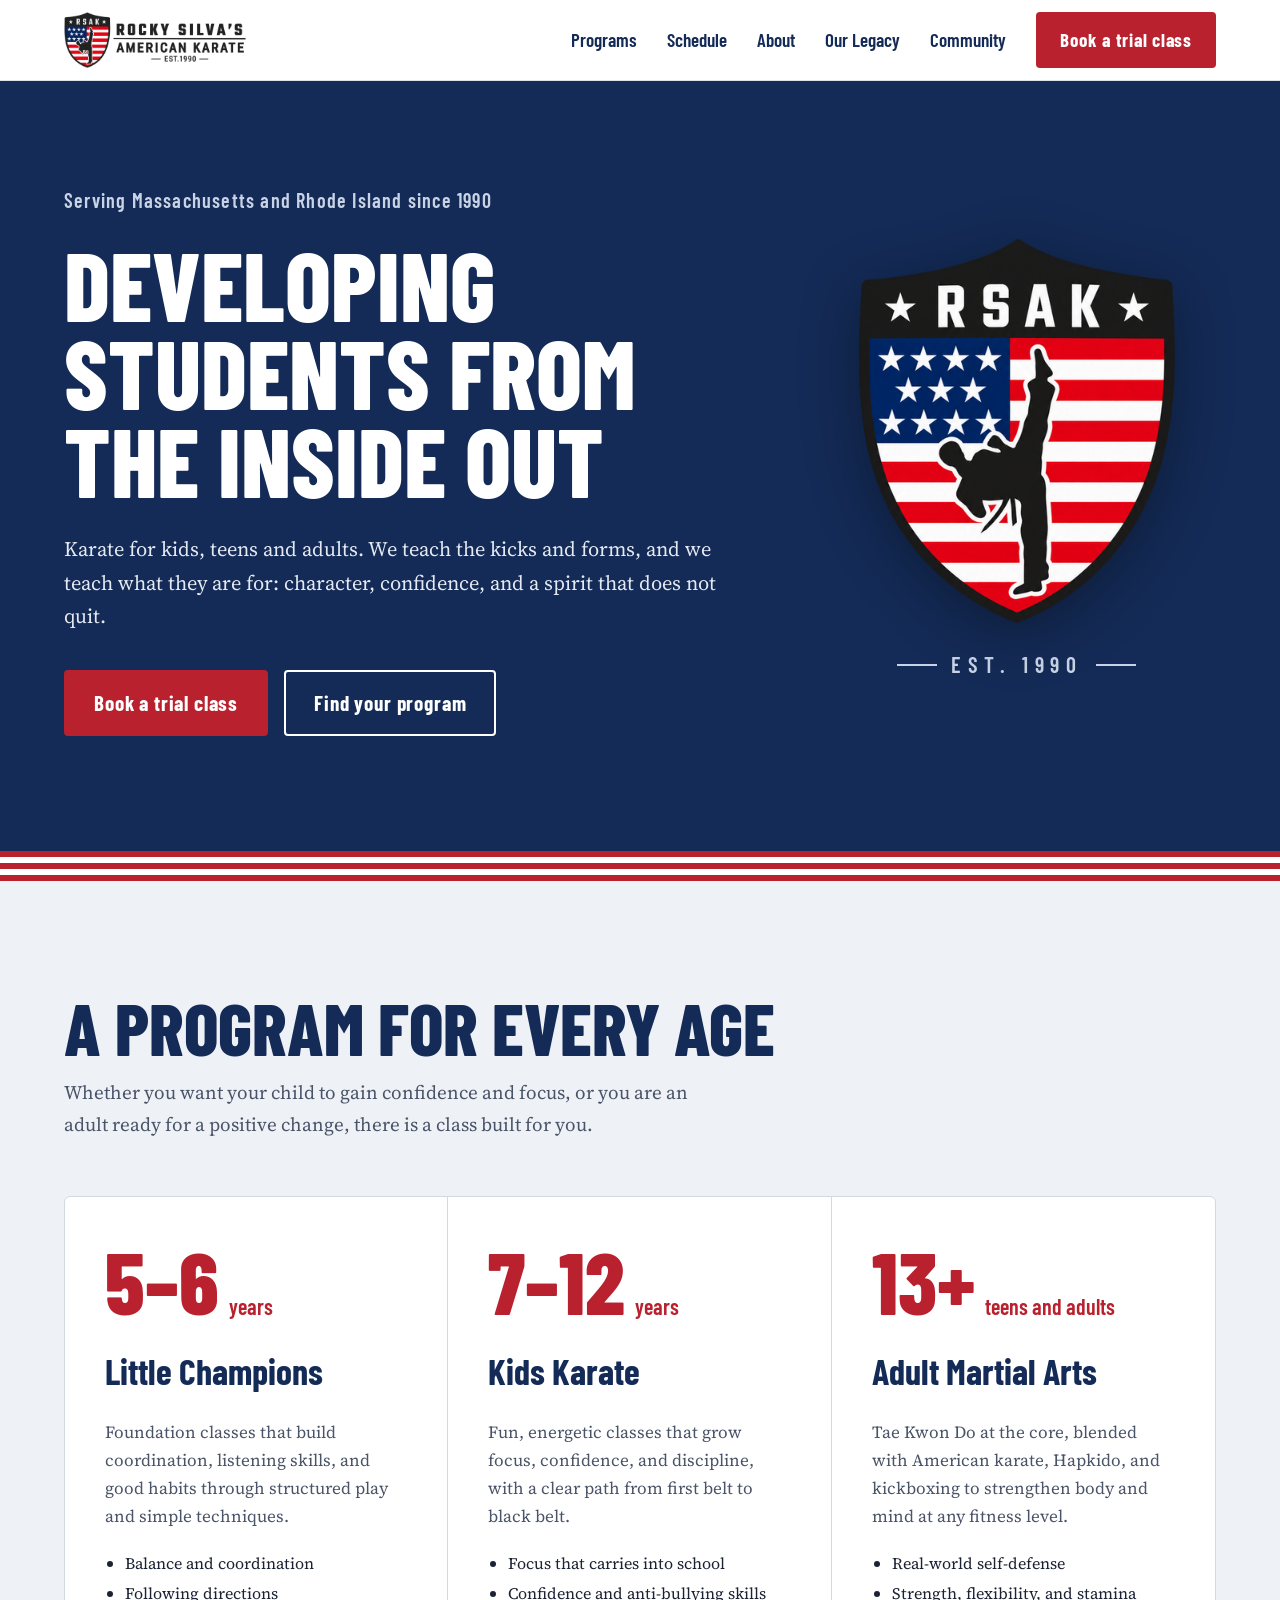
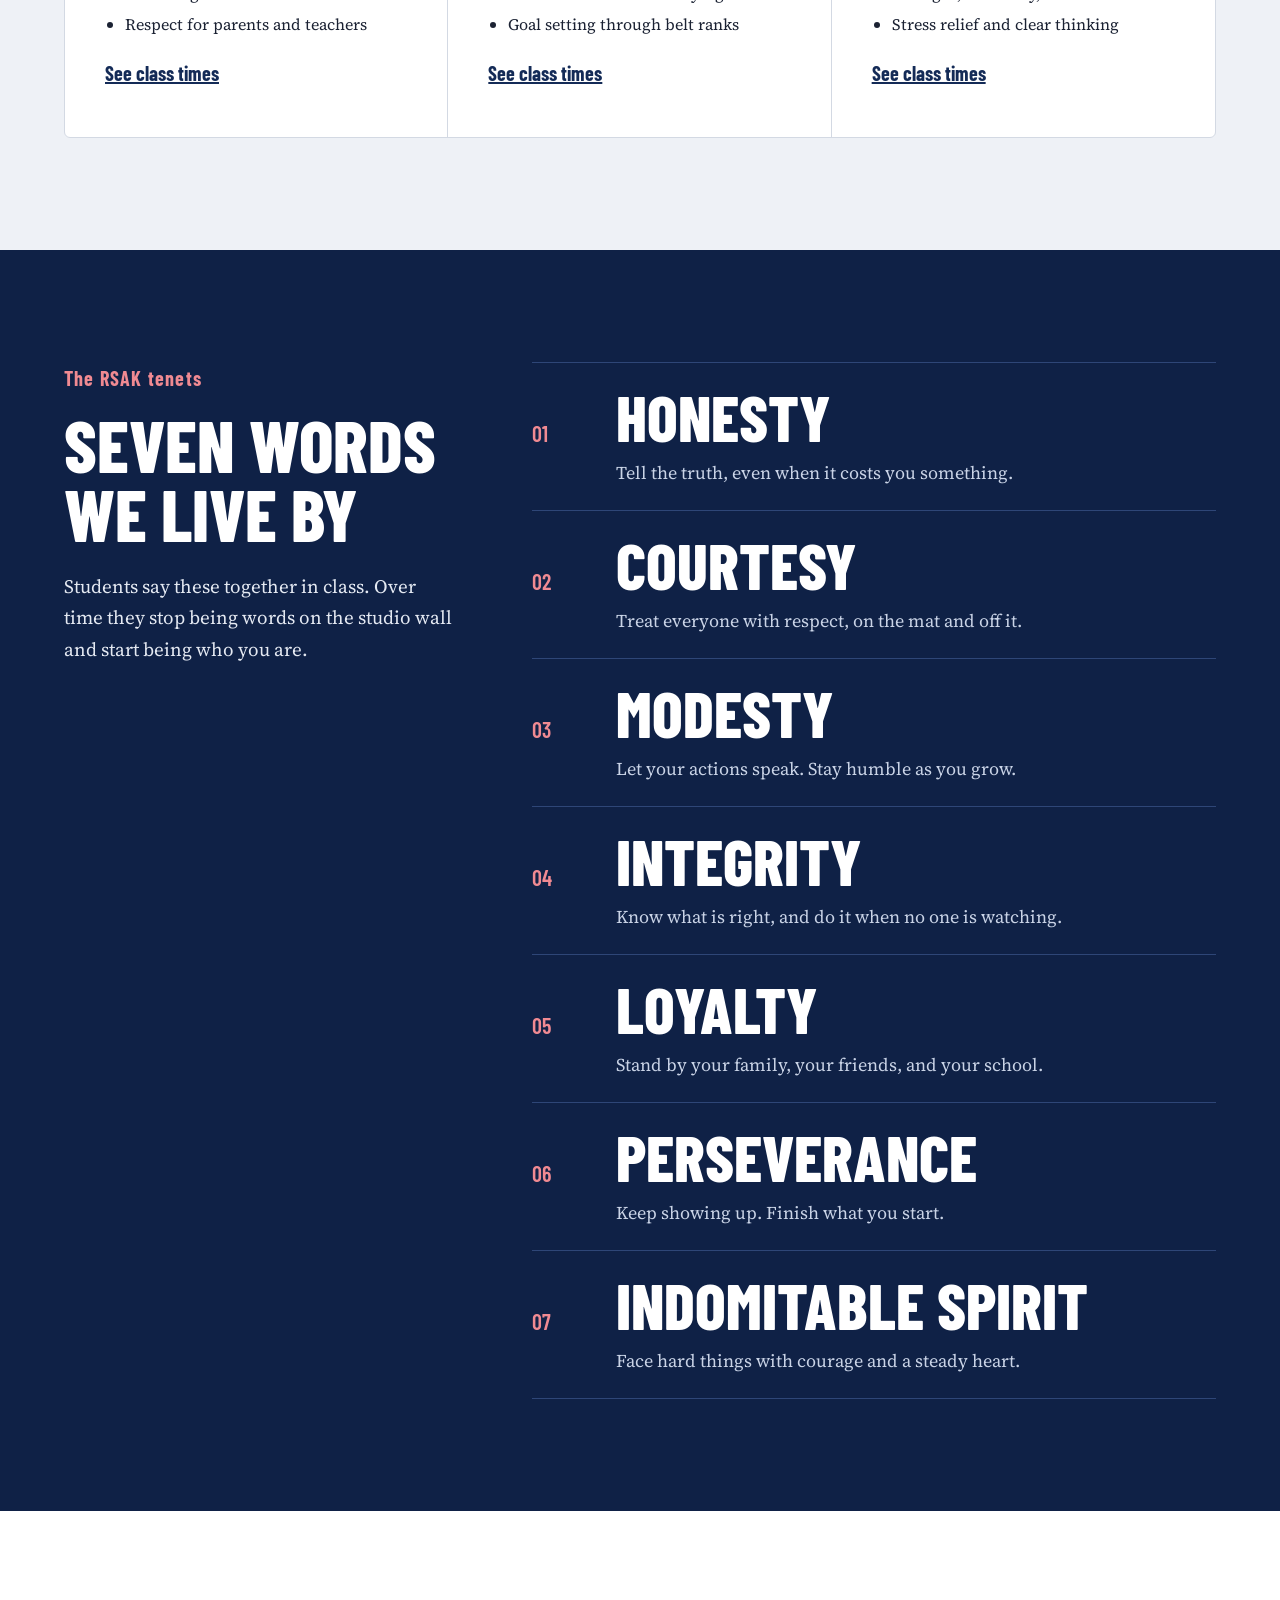
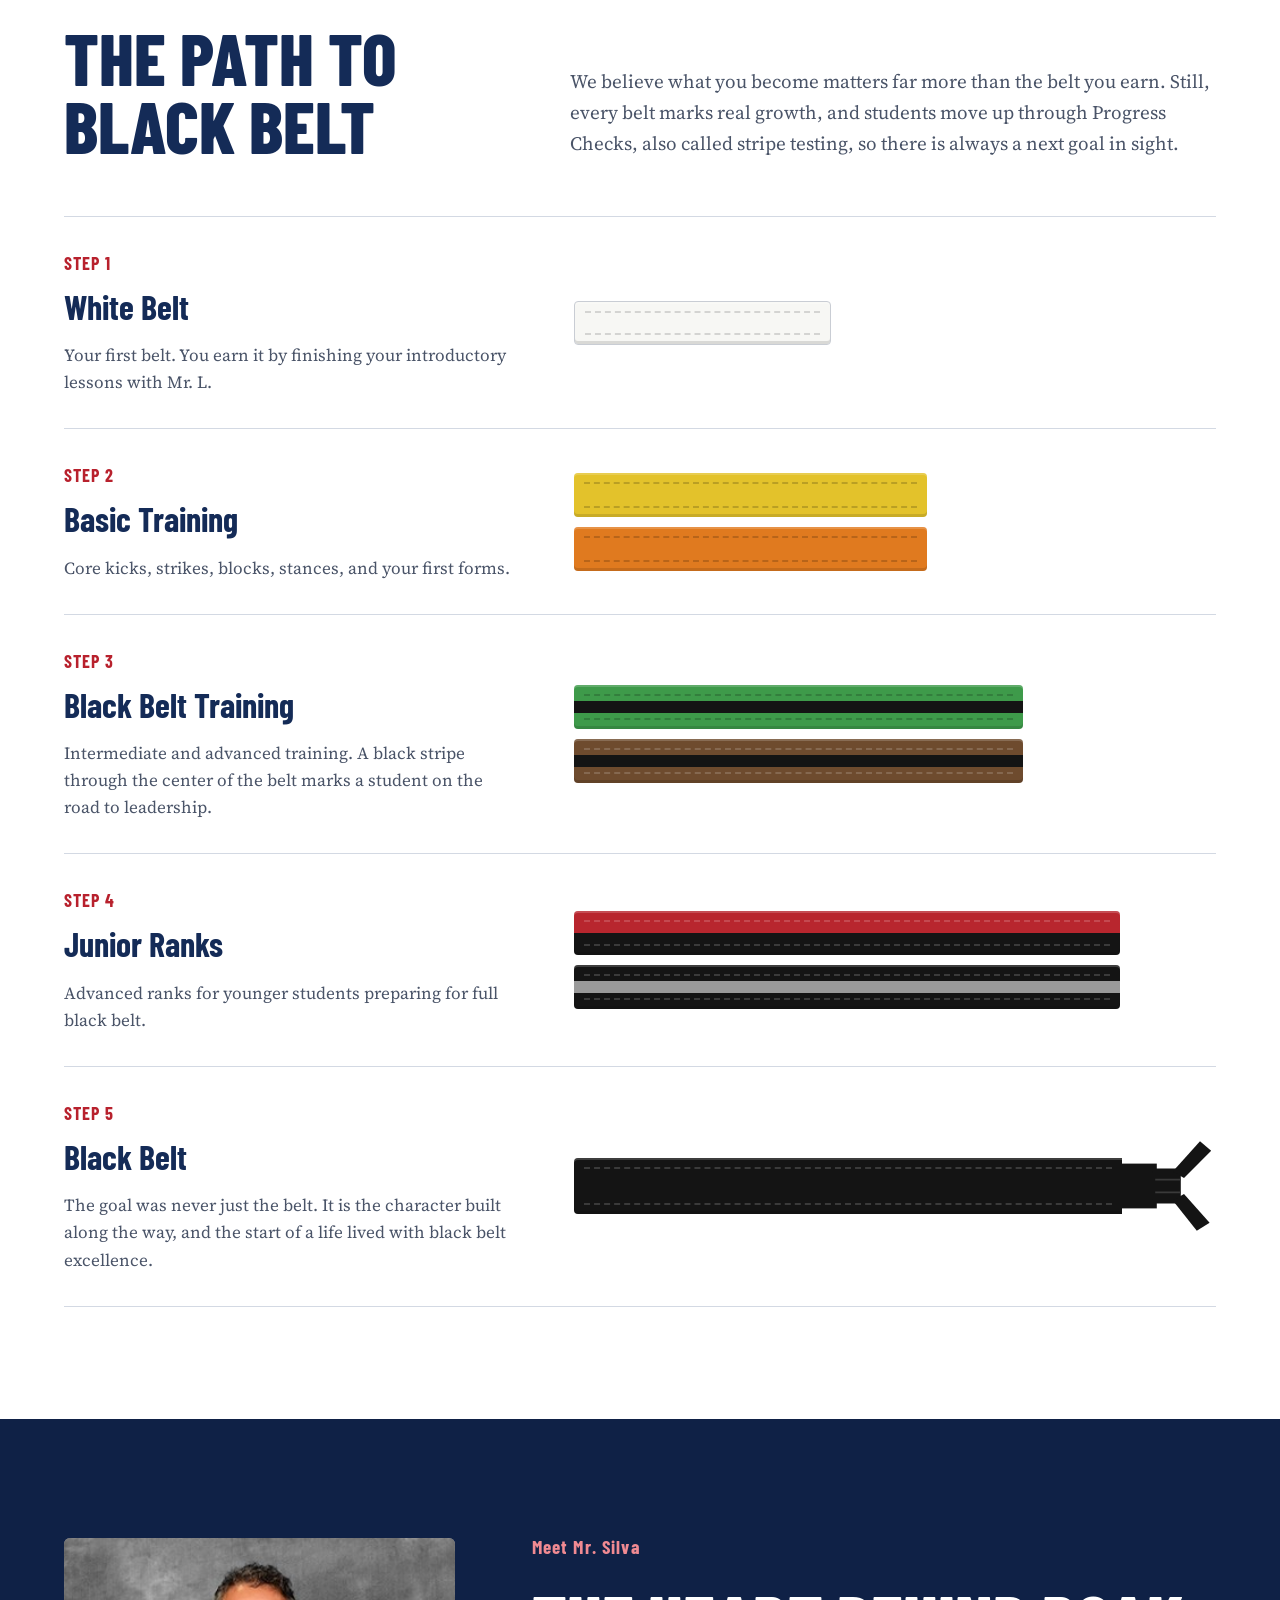
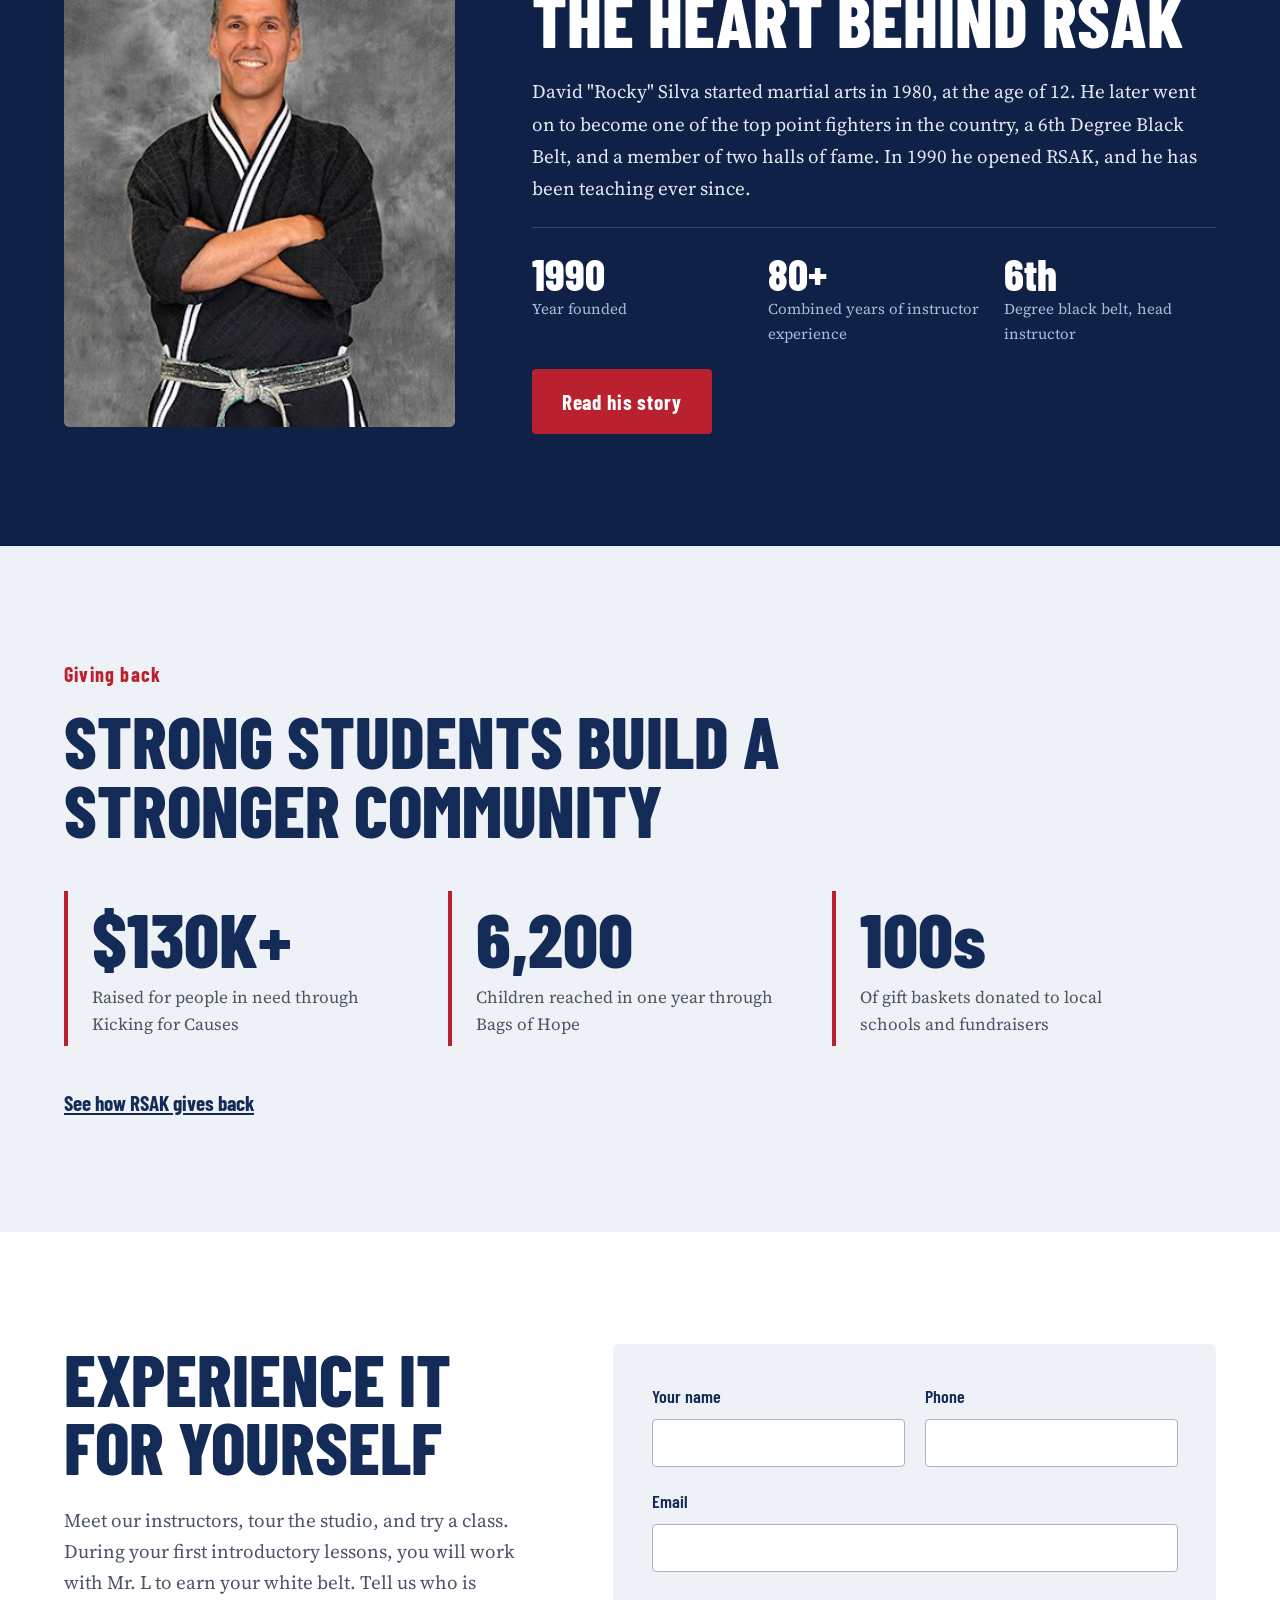
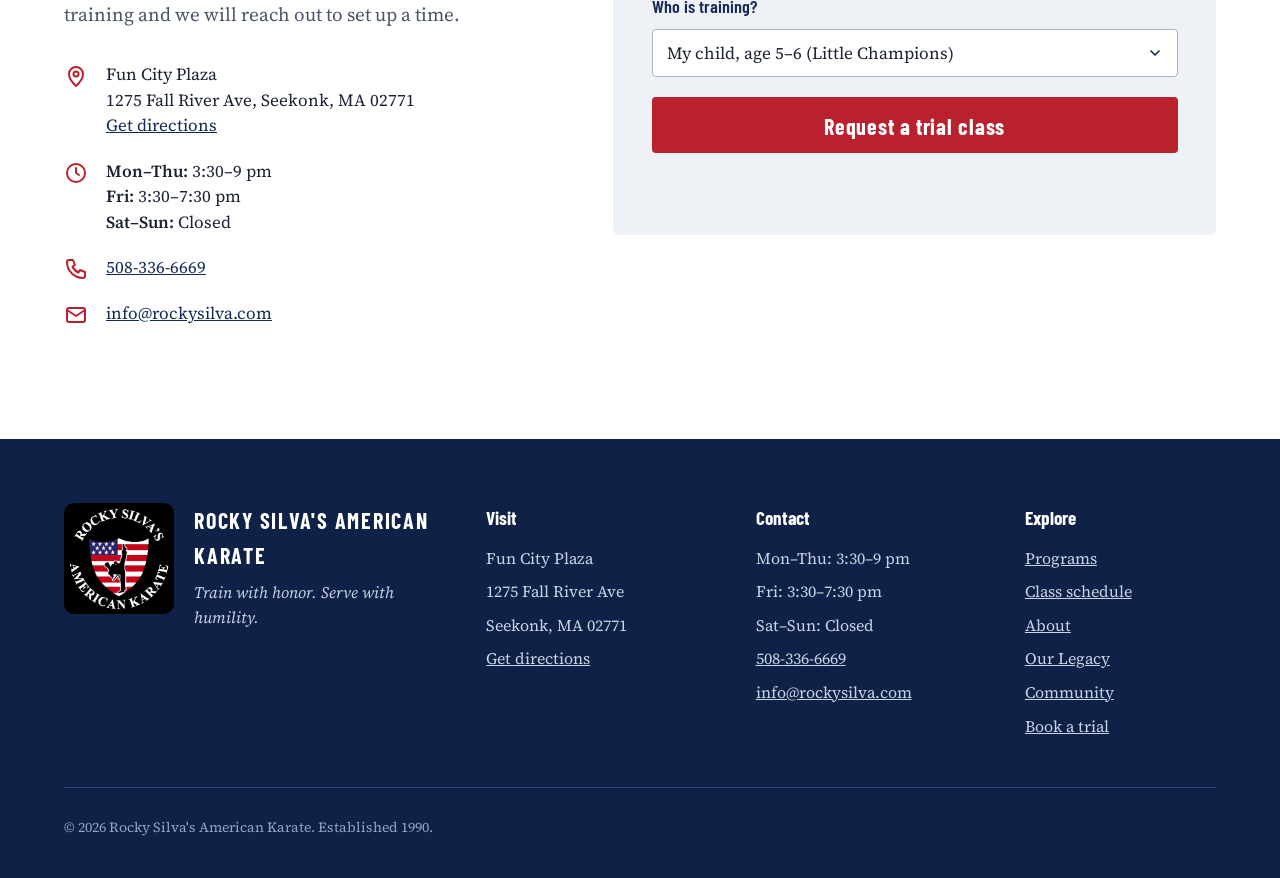
<file: index.html>
<!doctype html>
<html lang="en">
<head>
  <meta charset="utf-8">
  <meta name="viewport" content="width=device-width, initial-scale=1">
  <title>Rocky Silva's American Karate | Seekonk, MA</title>
  <meta name="description" content="Karate and martial arts for kids, teens and adults in Seekonk, MA since 1990. Honesty, courtesy, modesty, integrity, loyalty, perseverance and indomitable spirit.">
  <link rel="icon" href="assets/favicon.png">
  <link rel="preconnect" href="https://fonts.googleapis.com">
  <link rel="preconnect" href="https://fonts.gstatic.com" crossorigin>
  <link href="https://fonts.googleapis.com/css2?family=Barlow+Condensed:wght@500;600;700;800&family=Source+Serif+4:ital,opsz,wght@0,8..60,400;0,8..60,600;1,8..60,400&display=swap" rel="stylesheet">
  <link rel="stylesheet" href="css/styles.css">
</head>
<body>

  <!-- ===== Header (same on every page) ===== -->
  <header class="site-header">
    <div class="container">
      <a href="index.html" class="brand" aria-label="Rocky Silva's American Karate home">
        <img src="assets/logo-horizontal.png" alt="Rocky Silva's American Karate, established 1990">
      </a>
      <button class="nav-toggle" aria-label="Open menu" aria-expanded="false" aria-controls="site-nav">
        <svg width="28" height="28" viewBox="0 0 24 24" fill="none" stroke="currentColor" stroke-width="2" stroke-linecap="round"><path d="M3 6h18M3 12h18M3 18h18"/></svg>
      </button>
      <nav class="nav" id="site-nav">
        <a href="index.html#programs">Programs</a>
        <a href="schedule.html">Schedule</a>
        <a href="about.html">About</a>
        <a href="legacy.html">Our Legacy</a>
        <a href="community.html">Community</a>
        <a href="index.html#trial" class="btn btn--red">Book a trial class</a>
      </nav>
    </div>
  </header>

  <main>

    <!-- ===== Hero ===== -->
    <section class="hero">
      <div class="container">
        <div>
          <p class="hero-kicker">Serving Massachusetts and Rhode Island since 1990</p>
          <h1>Developing students from the inside out</h1>
          <p class="lead">Karate for kids, teens and adults. We teach the kicks and forms, and we teach what they are for: character, confidence, and a spirit that does not quit.</p>
          <div class="hero-actions">
            <a href="#trial" class="btn btn--red">Book a trial class</a>
            <a href="#programs" class="btn btn--outline-light">Find your program</a>
          </div>
        </div>
        <div class="hero-badge">
          <img src="assets/logo-shield.png" alt="Rocky Silva's American Karate shield logo">
          <div class="est">EST. 1990</div>
        </div>
      </div>
      <div class="stripes" aria-hidden="true"><span></span><span></span><span></span><span></span><span></span></div>
    </section>

    <!-- ===== Programs ===== -->
    <section id="programs" class="section section--mist">
      <div class="container">
        <div class="programs-head">
          <h2 class="headline">A program for every age</h2>
          <p class="lead">Whether you want your child to gain confidence and focus, or you are an adult ready for a positive change, there is a class built for you.</p>
        </div>

        <div class="programs">
          <article class="program">
            <div class="program-age"><strong>5–6</strong><span>years</span></div>
            <h3>Little Champions</h3>
            <p>Foundation classes that build coordination, listening skills, and good habits through structured play and simple techniques.</p>
            <ul>
              <li>Balance and coordination</li>
              <li>Following directions</li>
              <li>Respect for parents and teachers</li>
            </ul>
            <a href="schedule.html" class="text-link">See class times</a>
          </article>

          <article class="program">
            <div class="program-age"><strong>7–12</strong><span>years</span></div>
            <h3>Kids Karate</h3>
            <p>Fun, energetic classes that grow focus, confidence, and discipline, with a clear path from first belt to black belt.</p>
            <ul>
              <li>Focus that carries into school</li>
              <li>Confidence and anti-bullying skills</li>
              <li>Goal setting through belt ranks</li>
            </ul>
            <a href="schedule.html" class="text-link">See class times</a>
          </article>

          <article class="program">
            <div class="program-age"><strong>13+</strong><span>teens and adults</span></div>
            <h3>Adult Martial Arts</h3>
            <p>Tae Kwon Do at the core, blended with American karate, Hapkido, and kickboxing to strengthen body and mind at any fitness level.</p>
            <ul>
              <li>Real-world self-defense</li>
              <li>Strength, flexibility, and stamina</li>
              <li>Stress relief and clear thinking</li>
            </ul>
            <a href="schedule.html" class="text-link">See class times</a>
          </article>
        </div>
      </div>
    </section>

    <!-- ===== Tenets ===== -->
    <section id="values" class="section section--navy">
      <div class="container tenets-wrap">
        <div class="tenets-intro">
          <p class="kicker">The RSAK tenets</p>
          <h2 class="headline">Seven words we live by</h2>
          <p class="lead">Students say these together in class. Over time they stop being words on the studio wall and start being who you are.</p>
        </div>
        <ol class="tenets">
          <li class="tenet"><h3>Honesty</h3><p>Tell the truth, even when it costs you something.</p></li>
          <li class="tenet"><h3>Courtesy</h3><p>Treat everyone with respect, on the mat and off it.</p></li>
          <li class="tenet"><h3>Modesty</h3><p>Let your actions speak. Stay humble as you grow.</p></li>
          <li class="tenet"><h3>Integrity</h3><p>Know what is right, and do it when no one is watching.</p></li>
          <li class="tenet"><h3>Loyalty</h3><p>Stand by your family, your friends, and your school.</p></li>
          <li class="tenet"><h3>Perseverance</h3><p>Keep showing up. Finish what you start.</p></li>
          <li class="tenet"><h3>Indomitable spirit</h3><p>Face hard things with courage and a steady heart.</p></li>
        </ol>
      </div>
    </section>

    <!-- ===== Path to black belt ===== -->
    <section id="path" class="section">
      <div class="container">
        <div class="path-head">
          <h2 class="headline">The path to black belt</h2>
          <p class="lead">We believe what you become matters far more than the belt you earn. Still, every belt marks real growth, and students move up through Progress Checks, also called stripe testing, so there is always a next goal in sight.</p>
        </div>

        <ol class="path">
          <li class="step">
            <div>
              <span class="step-num">STEP 1</span>
              <h3>White Belt</h3>
              <p>Your first belt. You earn it by finishing your introductory lessons with Mr. L.</p>
            </div>
            <div class="step-belts">
              <div class="beltbar beltbar--light" style="--belt: var(--belt-white)"></div>
            </div>
          </li>
          <li class="step">
            <div>
              <span class="step-num">STEP 2</span>
              <h3>Basic Training</h3>
              <p>Core kicks, strikes, blocks, stances, and your first forms.</p>
            </div>
            <div class="step-belts">
              <div class="beltbar" style="--belt: var(--belt-yellow)"></div>
              <div class="beltbar" style="--belt: var(--belt-orange)"></div>
            </div>
          </li>
          <li class="step">
            <div>
              <span class="step-num">STEP 3</span>
              <h3>Black Belt Training</h3>
              <p>Intermediate and advanced training. A black stripe through the center of the belt marks a student on the road to leadership.</p>
            </div>
            <div class="step-belts">
              <div class="beltbar beltbar--stripe" style="--belt: var(--belt-green); --stripe: var(--belt-black)"></div>
              <div class="beltbar beltbar--stripe beltbar--dark" style="--belt: var(--belt-brown); --stripe: var(--belt-black)"></div>
            </div>
          </li>
          <li class="step">
            <div>
              <span class="step-num">STEP 4</span>
              <h3>Junior Ranks</h3>
              <p>Advanced ranks for younger students preparing for full black belt.</p>
            </div>
            <div class="step-belts">
              <div class="beltbar beltbar--split beltbar--dark" style="--belt: var(--belt-red); --belt2: var(--belt-black)"></div>
              <div class="beltbar beltbar--stripe beltbar--dark" style="--belt: var(--belt-black); --stripe: var(--belt-gray)"></div>
            </div>
          </li>
          <li class="step">
            <div>
              <span class="step-num">STEP 5</span>
              <h3>Black Belt</h3>
              <p>The goal was never just the belt. It is the character built along the way, and the start of a life lived with black belt excellence.</p>
            </div>
            <div class="step-belts">
              <div class="black-belt-final">
                <div class="beltbar beltbar--dark" style="--belt: var(--belt-black)"></div>
                <svg viewBox="0 0 120 120" aria-hidden="true">
              <rect x="0" y="32" width="46" height="56" fill="#141414"/>
              <rect x="40" y="38" width="36" height="44" rx="6" fill="#141414"/>
              <path d="M66 78 L96 116 L112 106 L80 70 Z" fill="#141414"/>
              <path d="M66 42 L100 4 L114 16 L80 50 Z" fill="#141414"/>
              <path d="M44 52 H76 M44 68 H76" stroke="#3A3A3A" stroke-width="2"/>
            </svg>
              </div>
            </div>
          </li>
        </ol>
      </div>
    </section>

    <!-- ===== Story teaser ===== -->
    <section class="section section--navy">
      <div class="container teaser">
        <div class="teaser-photo">
          <img src="assets/mr-silva.jpg" alt="Mr. Silva in a black uniform, arms crossed, smiling">
        </div>
        <div class="teaser-copy">
          <p class="kicker" style="margin: 0">Meet Mr. Silva</p>
          <h2 class="headline">The heart behind RSAK</h2>
          <p>David "Rocky" Silva started martial arts in 1980, at the age of 12. He later went on to become one of the top point fighters in the country, a 6th Degree Black Belt, and a member of two halls of fame. In 1990 he opened RSAK, and he has been teaching ever since.</p>
          <div class="facts">
            <div class="fact"><strong>1990</strong><span>Year founded</span></div>
            <div class="fact"><strong>80+</strong><span>Combined years of instructor experience</span></div>
            <div class="fact"><strong>6th</strong><span>Degree black belt, head instructor</span></div>
          </div>
          <div><a href="about.html#story" class="btn btn--red">Read his story</a></div>
        </div>
      </div>
    </section>

    <!-- ===== Community teaser ===== -->
    <section class="section section--mist">
      <div class="container">
        <p class="kicker">Giving back</p>
        <h2 class="headline" style="max-width: 11em">Strong students build a stronger community</h2>
        <div class="stats">
          <div class="stat"><strong>$130K+</strong><span>Raised for people in need through Kicking for Causes</span></div>
          <div class="stat"><strong>6,200</strong><span>Children reached in one year through Bags of Hope</span></div>
          <div class="stat"><strong>100s</strong><span>Of gift baskets donated to local schools and fundraisers</span></div>
        </div>
        <a href="community.html" class="text-link">See how RSAK gives back</a>
      </div>
    </section>

    <!-- ===== Trial ===== -->
    <section id="trial" class="section">
      <div class="container trial">
        <div>
          <h2 class="headline">Experience it for yourself</h2>
          <p class="lead">Meet our instructors, tour the studio, and try a class. During your first introductory lessons, you will work with Mr. L to earn your white belt. Tell us who is training and we will reach out to set up a time.</p>
          <div class="contact-list">
            <div class="contact-item"><svg viewBox="0 0 24 24" fill="none" stroke="currentColor" stroke-width="2" stroke-linecap="round" stroke-linejoin="round" aria-hidden="true"><path d="M12 22s7-6.2 7-12a7 7 0 1 0-14 0c0 5.8 7 12 7 12z"/><circle cx="12" cy="10" r="2.5"/></svg><div>Fun City Plaza<br>1275 Fall River Ave, Seekonk, MA 02771<br><a href="https://www.google.com/maps/search/?api=1&amp;query=1275+Fall+River+Ave+Seekonk+MA+02771" target="_blank" rel="noopener">Get directions</a></div></div>
            <div class="contact-item"><svg viewBox="0 0 24 24" fill="none" stroke="currentColor" stroke-width="2" stroke-linecap="round" stroke-linejoin="round" aria-hidden="true"><circle cx="12" cy="12" r="9"/><path d="M12 7v5l3 2"/></svg><div><strong>Mon–Thu:</strong> 3:30–9 pm<br><strong>Fri:</strong> 3:30–7:30 pm<br><strong>Sat–Sun:</strong> Closed</div></div>
            <div class="contact-item"><svg viewBox="0 0 24 24" fill="none" stroke="currentColor" stroke-width="2" stroke-linecap="round" stroke-linejoin="round" aria-hidden="true"><path d="M5 3h4l2 5-2.5 1.5a11 11 0 0 0 6 6L16 13l5 2v4a2 2 0 0 1-2 2A16 16 0 0 1 3 5a2 2 0 0 1 2-2z"/></svg><div><a href="tel:+15083366669">508-336-6669</a></div></div>
            <div class="contact-item"><svg viewBox="0 0 24 24" fill="none" stroke="currentColor" stroke-width="2" stroke-linecap="round" stroke-linejoin="round" aria-hidden="true"><rect x="3" y="5" width="18" height="14" rx="2"/><path d="M3 7l9 6 9-6"/></svg><div><a href="mailto:info@rockysilva.com">info@rockysilva.com</a></div></div>
          </div>
        </div>

        <form class="form" id="trial-form">
          <div class="field">
            <label for="t-name">Your name</label>
            <input id="t-name" name="name" type="text" autocomplete="name" required>
          </div>
          <div class="field">
            <label for="t-phone">Phone</label>
            <input id="t-phone" name="phone" type="tel" autocomplete="tel" required>
          </div>
          <div class="field field--full">
            <label for="t-email">Email</label>
            <input id="t-email" name="email" type="email" autocomplete="email" required>
          </div>
          <div class="field field--full">
            <label for="t-program">Who is training?</label>
            <select id="t-program" name="program">
              <option>My child, age 5–6 (Little Champions)</option>
              <option>My child, age 7–12 (Kids Karate)</option>
              <option>A teen or adult (Adult Martial Arts)</option>
              <option>Our whole family</option>
            </select>
          </div>
          <button type="submit" class="btn btn--red">Request a trial class</button>
          <p class="form-note" id="form-note" role="status"></p>
        </form>
      </div>
    </section>

  </main>

  <!-- ===== Footer (same on every page) ===== -->
  <footer class="site-footer">
    <div class="container">
      <div class="footer-top">
        <div class="footer-brand">
          <img src="assets/logo-round.png" alt="Rocky Silva's American Karate round logo">
          <div>
            <strong>ROCKY SILVA'S AMERICAN KARATE</strong>
            <em>Train with honor. Serve with humility.</em>
          </div>
        </div>
        <div class="footer-col">
          <h3>Visit</h3>
          <span>Fun City Plaza</span>
          <span>1275 Fall River Ave</span>
          <span>Seekonk, MA 02771</span>
          <a href="https://www.google.com/maps/search/?api=1&amp;query=1275+Fall+River+Ave+Seekonk+MA+02771" target="_blank" rel="noopener">Get directions</a>
        </div>
        <div class="footer-col">
          <h3>Contact</h3>
          <span>Mon–Thu: 3:30–9 pm</span>
          <span>Fri: 3:30–7:30 pm</span>
          <span>Sat–Sun: Closed</span>
          <a href="tel:+15083366669">508-336-6669</a>
          <a href="mailto:info@rockysilva.com">info@rockysilva.com</a>
        </div>
        <div class="footer-col">
          <h3>Explore</h3>
          <a href="index.html#programs">Programs</a>
          <a href="schedule.html">Class schedule</a>
          <a href="about.html">About</a>
          <a href="legacy.html">Our Legacy</a>
          <a href="community.html">Community</a>
          <a href="index.html#trial">Book a trial</a>
        </div>
      </div>
      <p class="copyright">© <span id="year">2026</span> Rocky Silva's American Karate. Established 1990.</p>
    </div>
  </footer>

  <script src="js/main.js"></script>
</body>
</html>
</file>
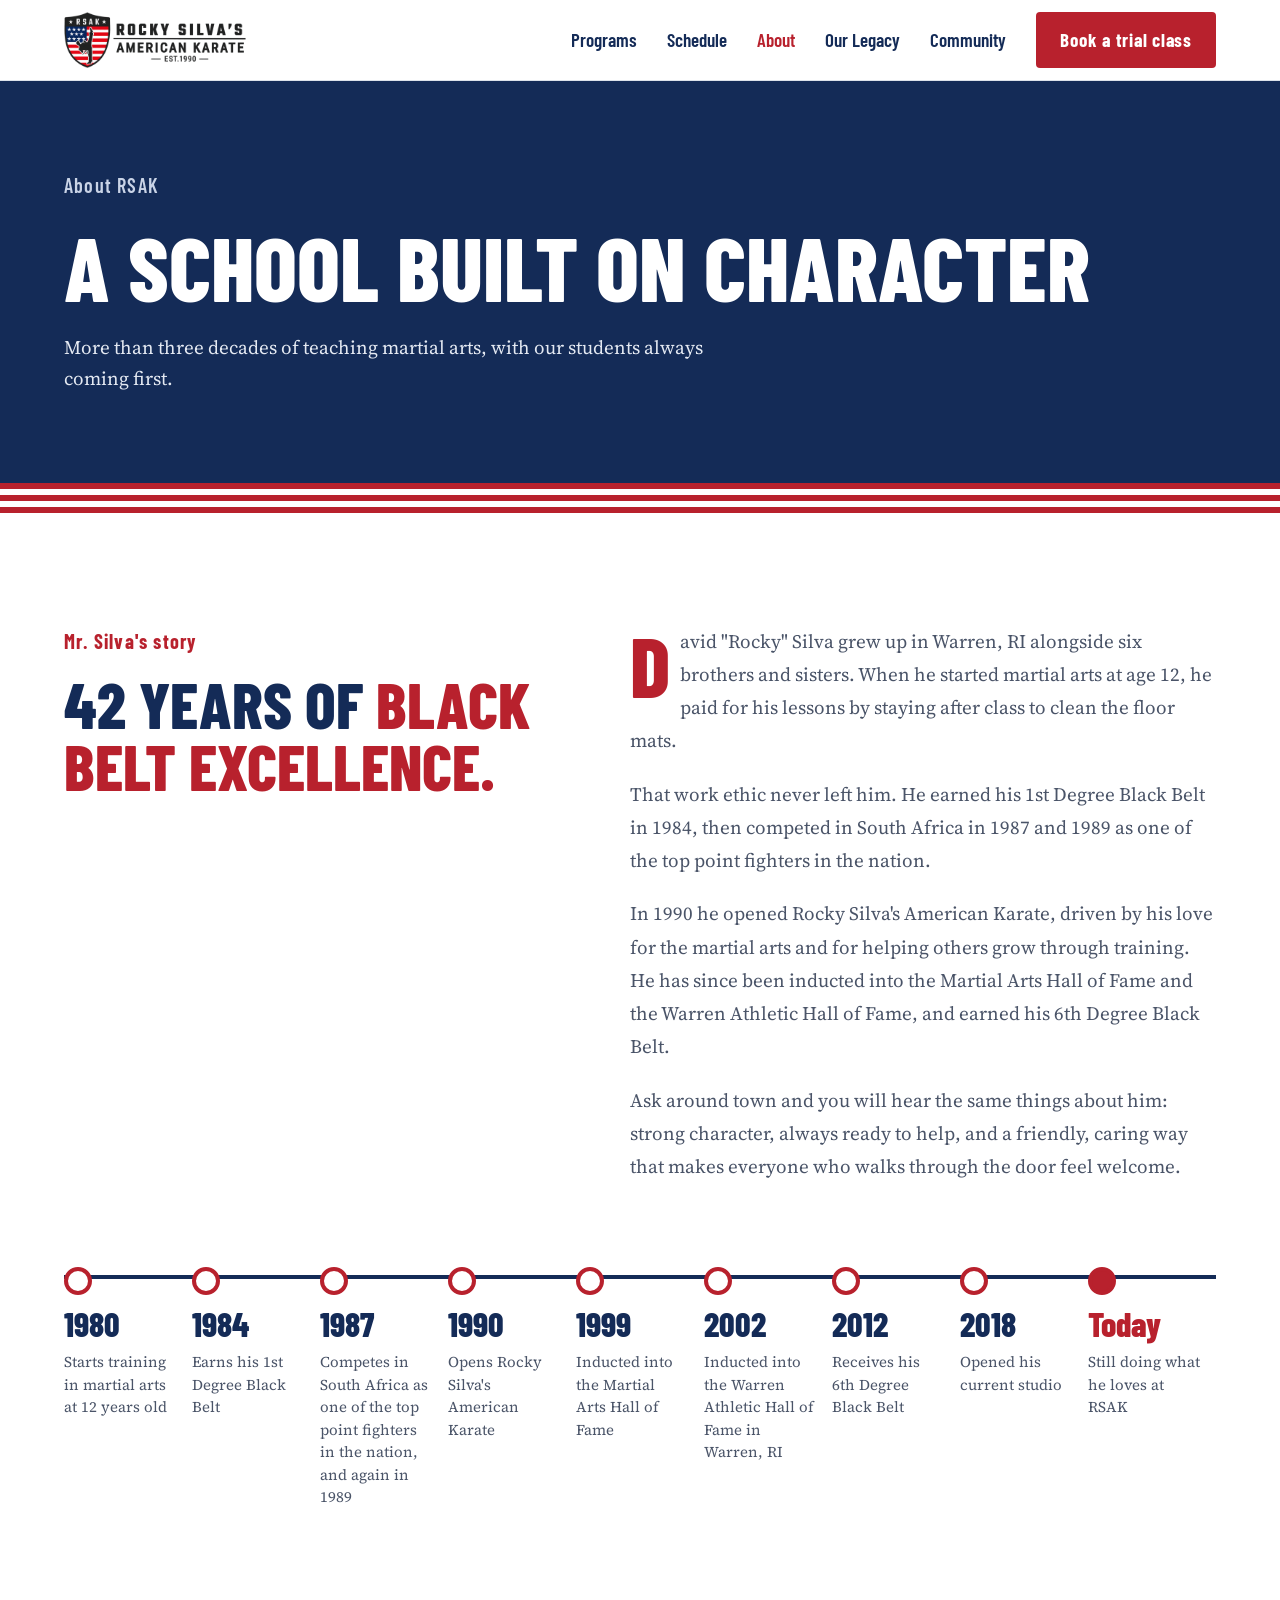
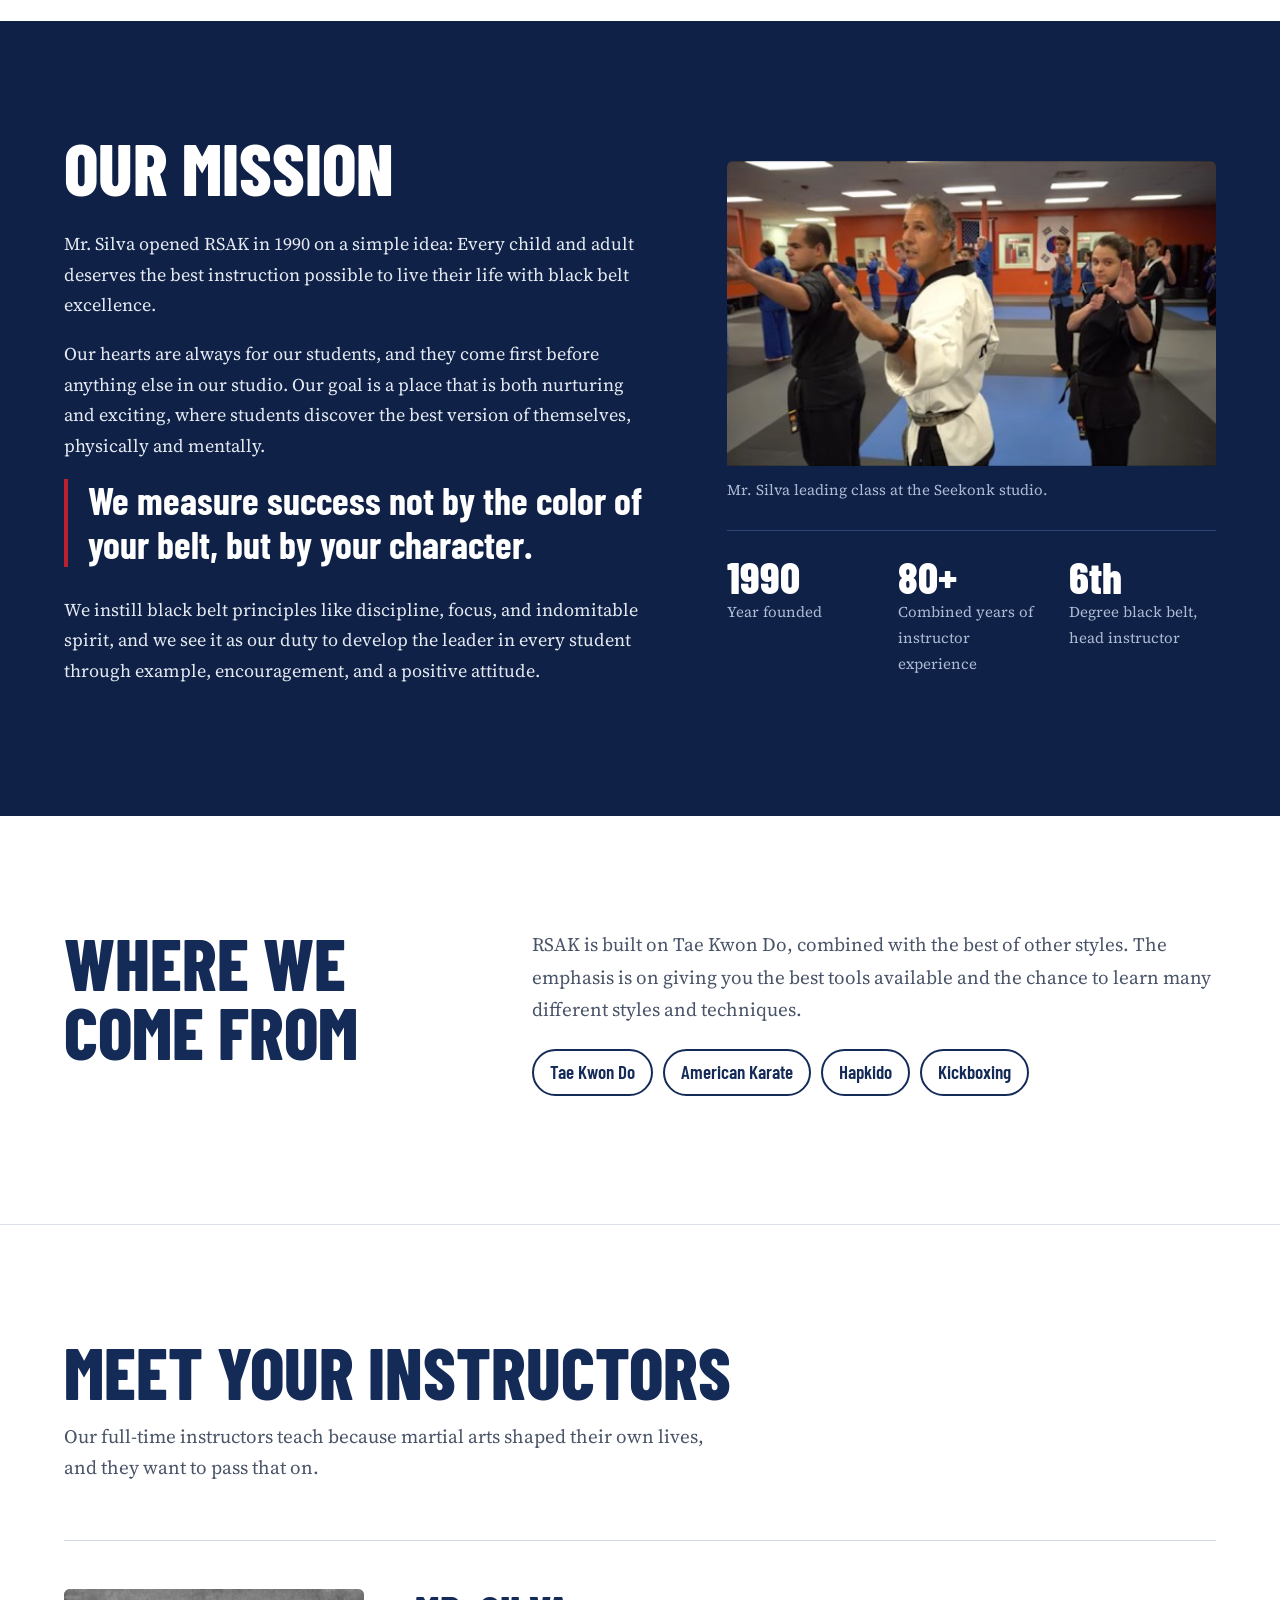
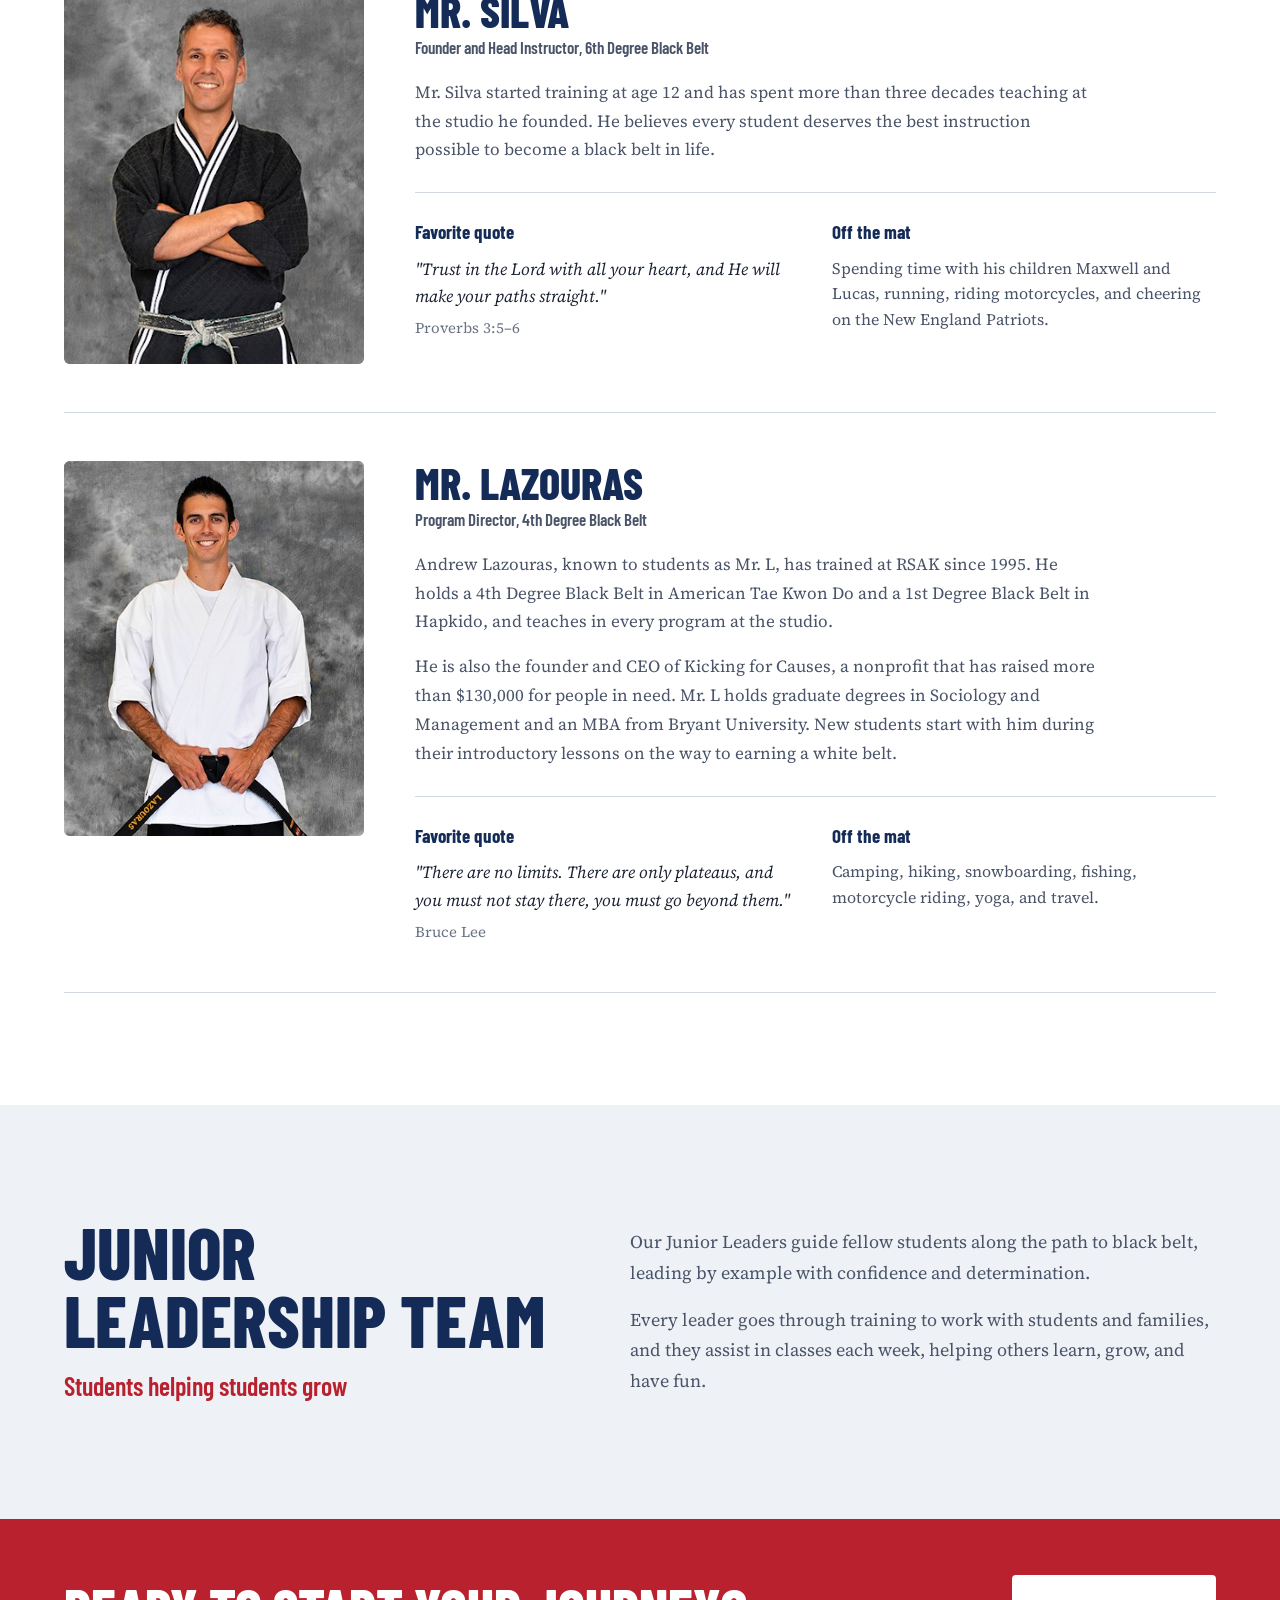
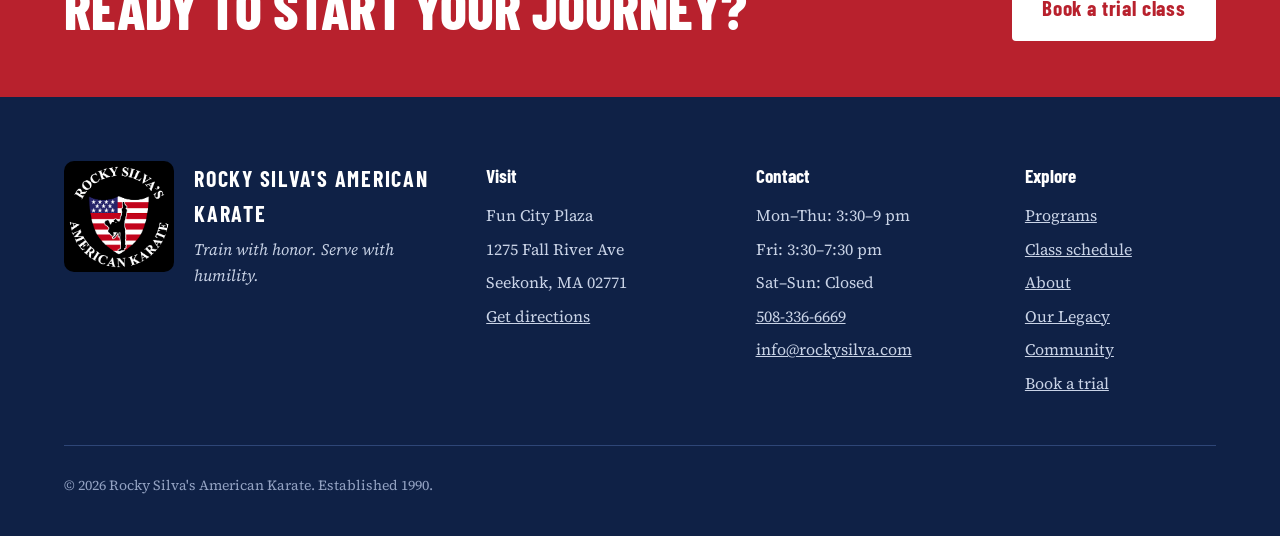
<file: about.html>
<!doctype html>
<html lang="en">
<head>
  <meta charset="utf-8">
  <meta name="viewport" content="width=device-width, initial-scale=1">
  <title>About | Rocky Silva's American Karate</title>
  <meta name="description" content="The story of Mr. Silva, our mission, and the instructors at Rocky Silva's American Karate in Seekonk, MA.">
  <link rel="icon" href="assets/favicon.png">
  <link rel="preconnect" href="https://fonts.googleapis.com">
  <link rel="preconnect" href="https://fonts.gstatic.com" crossorigin>
  <link href="https://fonts.googleapis.com/css2?family=Barlow+Condensed:wght@500;600;700;800&family=Source+Serif+4:ital,opsz,wght@0,8..60,400;0,8..60,600;1,8..60,400&display=swap" rel="stylesheet">
  <link rel="stylesheet" href="css/styles.css">
</head>
<body>

  <!-- ===== Header (same on every page) ===== -->
  <header class="site-header">
    <div class="container">
      <a href="index.html" class="brand" aria-label="Rocky Silva's American Karate home">
        <img src="assets/logo-horizontal.png" alt="Rocky Silva's American Karate, established 1990">
      </a>
      <button class="nav-toggle" aria-label="Open menu" aria-expanded="false" aria-controls="site-nav">
        <svg width="28" height="28" viewBox="0 0 24 24" fill="none" stroke="currentColor" stroke-width="2" stroke-linecap="round"><path d="M3 6h18M3 12h18M3 18h18"/></svg>
      </button>
      <nav class="nav" id="site-nav">
        <a href="index.html#programs">Programs</a>
        <a href="schedule.html">Schedule</a>
        <a href="about.html" aria-current="page">About</a>
        <a href="legacy.html">Our Legacy</a>
        <a href="community.html">Community</a>
        <a href="index.html#trial" class="btn btn--red">Book a trial class</a>
      </nav>
    </div>
  </header>

  <main>

    <section class="page-hero">
      <div class="container">
        <p class="hero-kicker">About RSAK</p>
        <h1>A school built on character</h1>
        <p class="lead">More than three decades of teaching martial arts, with our students always coming first.</p>
      </div>
      <div class="stripes" aria-hidden="true"><span></span><span></span><span></span><span></span><span></span></div>
    </section>

    <!-- ===== Mr. Silva's story ===== -->
    <section id="story" class="section">
      <div class="container">
        <div class="story">
          <div>
            <p class="kicker">Mr. Silva's story</p>
            <h2 class="story-hook"><span id="years-teaching">36</span> years of <em>black belt excellence.</em></h2>
          </div>
          <div class="story-copy">
            <p>David "Rocky" Silva grew up in Warren, RI alongside six brothers and sisters. When he started martial arts at age 12, he paid for his lessons by staying after class to clean the floor mats.</p>
            <p>That work ethic never left him. He earned his 1st Degree Black Belt in 1984, then competed in South Africa in 1987 and 1989 as one of the top point fighters in the nation.</p>
            <p>In 1990 he opened Rocky Silva's American Karate, driven by his love for the martial arts and for helping others grow through training. He has since been inducted into the Martial Arts Hall of Fame and the Warren Athletic Hall of Fame, and earned his 6th Degree Black Belt.</p>
            <p>Ask around town and you will hear the same things about him: strong character, always ready to help, and a friendly, caring way that makes everyone who walks through the door feel welcome.</p>
          </div>
        </div>

        <ol class="timeline">
          <li><strong>1980</strong><span>Starts training in martial arts at 12 years old</span></li>
          <li><strong>1984</strong><span>Earns his 1st Degree Black Belt</span></li>
          <li><strong>1987</strong><span>Competes in South Africa as one of the top point fighters in the nation, and again in 1989</span></li>
          <li><strong>1990</strong><span>Opens Rocky Silva's American Karate</span></li>
          <li><strong>1999</strong><span>Inducted into the Martial Arts Hall of Fame</span></li>
          <li><strong>2002</strong><span>Inducted into the Warren Athletic Hall of Fame in Warren, RI</span></li>
          <li><strong>2012</strong><span>Receives his 6th Degree Black Belt</span></li>
          <li><strong>2018</strong><span>Opened his current studio</span></li>
          <li><strong>Today</strong><span>Still doing what he loves at RSAK</span></li>
        </ol>
      </div>
    </section>

    <!-- ===== Mission ===== -->
    <section id="mission" class="section section--navy">
      <div class="container mission">
        <div class="mission-copy">
          <h2 class="headline" style="margin-bottom: 28px">Our mission</h2>
          <p>Mr. Silva opened RSAK in 1990 on a simple idea: Every child and adult deserves the best instruction possible to live their life with black belt excellence.</p>
          <p>Our hearts are always for our students, and they come first before anything else in our studio. Our goal is a place that is both nurturing and exciting, where students discover the best version of themselves, physically and mentally.</p>
          <p class="pull">We measure success not by the color of your belt, but by your character.</p>
          <p>We instill black belt principles like discipline, focus, and indomitable spirit, and we see it as our duty to develop the leader in every student through example, encouragement, and a positive attitude.</p>
        </div>
        <div>
          <figure class="photo">
            <img src="assets/class-training.jpg" alt="Mr. Silva leading students through a form on the training floor">
            <figcaption>Mr. Silva leading class at the Seekonk studio.</figcaption>
          </figure>
          <div class="facts" style="margin-top: 28px">
            <div class="fact"><strong>1990</strong><span>Year founded</span></div>
            <div class="fact"><strong>80+</strong><span>Combined years of instructor experience</span></div>
            <div class="fact"><strong>6th</strong><span>Degree black belt, head instructor</span></div>
          </div>
        </div>
      </div>
    </section>

    <!-- ===== Where we come from ===== -->
    <section class="section section--bordered">
      <div class="container origins">
        <h2 class="headline">Where we come from</h2>
        <div>
          <p>RSAK is built on Tae Kwon Do, combined with the best of other styles. The emphasis is on giving you the best tools available and the chance to learn many different styles and techniques.</p>
          <ul class="styles-list">
            <li>Tae Kwon Do</li>
            <li>American Karate</li>
            <li>Hapkido</li>
            <li>Kickboxing</li>
          </ul>
        </div>
      </div>
    </section>

    <!-- ===== Instructors ===== -->
    <section id="instructors" class="section">
      <div class="container">
        <div class="instructors-head">
          <h2 class="headline">Meet your instructors</h2>
          <p class="lead">Our full-time instructors teach because martial arts shaped their own lives, and they want to pass that on.</p>
        </div>

        <article class="instructor">
          <div class="instructor-photo">
            <img src="assets/mr-silva.jpg" alt="Mr. Silva in a black uniform, arms crossed, smiling">
          </div>
          <div class="instructor-bio">
            <h3 class="instructor-name">Mr. Silva</h3>
            <p class="instructor-role">Founder and Head Instructor, 6th Degree Black Belt</p>
            <p>Mr. Silva started training at age 12 and has spent more than three decades teaching at the studio he founded. He believes every student deserves the best instruction possible to become a black belt in life.</p>
            <div class="instructor-extra">
              <div>
                <h4>Favorite quote</h4>
                <blockquote>"Trust in the Lord with all your heart, and He will make your paths straight."<cite>Proverbs 3:5–6</cite></blockquote>
              </div>
              <div>
                <h4>Off the mat</h4>
                <p>Spending time with his children Maxwell and Lucas, running, riding motorcycles, and cheering on the New England Patriots.</p>
              </div>
            </div>
          </div>
        </article>

        <article class="instructor">
          <div class="instructor-photo">
            <img src="assets/mr-lazouras.jpg" alt="Mr. Lazouras in a white uniform holding his black belt, smiling">
          </div>
          <div class="instructor-bio">
            <h3 class="instructor-name">Mr. Lazouras</h3>
            <p class="instructor-role">Program Director, 4th Degree Black Belt</p>
            <p>Andrew Lazouras, known to students as Mr. L, has trained at RSAK since 1995. He holds a 4th Degree Black Belt in American Tae Kwon Do and a 1st Degree Black Belt in Hapkido, and teaches in every program at the studio.</p>
            <p>He is also the founder and CEO of Kicking for Causes, a nonprofit that has raised more than $130,000 for people in need. Mr. L holds graduate degrees in Sociology and Management and an MBA from Bryant University. New students start with him during their introductory lessons on the way to earning a white belt.</p>
            <div class="instructor-extra">
              <div>
                <h4>Favorite quote</h4>
                <blockquote>"There are no limits. There are only plateaus, and you must not stay there, you must go beyond them."<cite>Bruce Lee</cite></blockquote>
              </div>
              <div>
                <h4>Off the mat</h4>
                <p>Camping, hiking, snowboarding, fishing, motorcycle riding, yoga, and travel.</p>
              </div>
            </div>
          </div>
        </article>
      </div>
    </section>

    <!-- ===== Junior Leadership ===== -->
    <section class="section section--mist">
      <div class="container leaders">
        <div>
          <h2 class="headline">Junior Leadership Team</h2>
          <h3>Students helping students grow</h3>
        </div>
        <div>
          <p>Our Junior Leaders guide fellow students along the path to black belt, leading by example with confidence and determination.</p>
          <p style="margin-bottom: 0">Every leader goes through training to work with students and families, and they assist in classes each week, helping others learn, grow, and have fun.</p>
        </div>
      </div>
    </section>

    <section class="cta-band">
      <div class="container">
        <h2>Ready to start your journey?</h2>
        <a href="index.html#trial" class="btn">Book a trial class</a>
      </div>
    </section>

  </main>

  <!-- ===== Footer (same on every page) ===== -->
  <footer class="site-footer">
    <div class="container">
      <div class="footer-top">
        <div class="footer-brand">
          <img src="assets/logo-round.png" alt="Rocky Silva's American Karate round logo">
          <div>
            <strong>ROCKY SILVA'S AMERICAN KARATE</strong>
            <em>Train with honor. Serve with humility.</em>
          </div>
        </div>
        <div class="footer-col">
          <h3>Visit</h3>
          <span>Fun City Plaza</span>
          <span>1275 Fall River Ave</span>
          <span>Seekonk, MA 02771</span>
          <a href="https://www.google.com/maps/search/?api=1&amp;query=1275+Fall+River+Ave+Seekonk+MA+02771" target="_blank" rel="noopener">Get directions</a>
        </div>
        <div class="footer-col">
          <h3>Contact</h3>
          <span>Mon–Thu: 3:30–9 pm</span>
          <span>Fri: 3:30–7:30 pm</span>
          <span>Sat–Sun: Closed</span>
          <a href="tel:+15083366669">508-336-6669</a>
          <a href="mailto:info@rockysilva.com">info@rockysilva.com</a>
        </div>
        <div class="footer-col">
          <h3>Explore</h3>
          <a href="index.html#programs">Programs</a>
          <a href="schedule.html">Class schedule</a>
          <a href="about.html">About</a>
          <a href="legacy.html">Our Legacy</a>
          <a href="community.html">Community</a>
          <a href="index.html#trial">Book a trial</a>
        </div>
      </div>
      <p class="copyright">© <span id="year">2026</span> Rocky Silva's American Karate. Established 1990.</p>
    </div>
  </footer>

  <script src="js/main.js"></script>
</body>
</html>
</file>
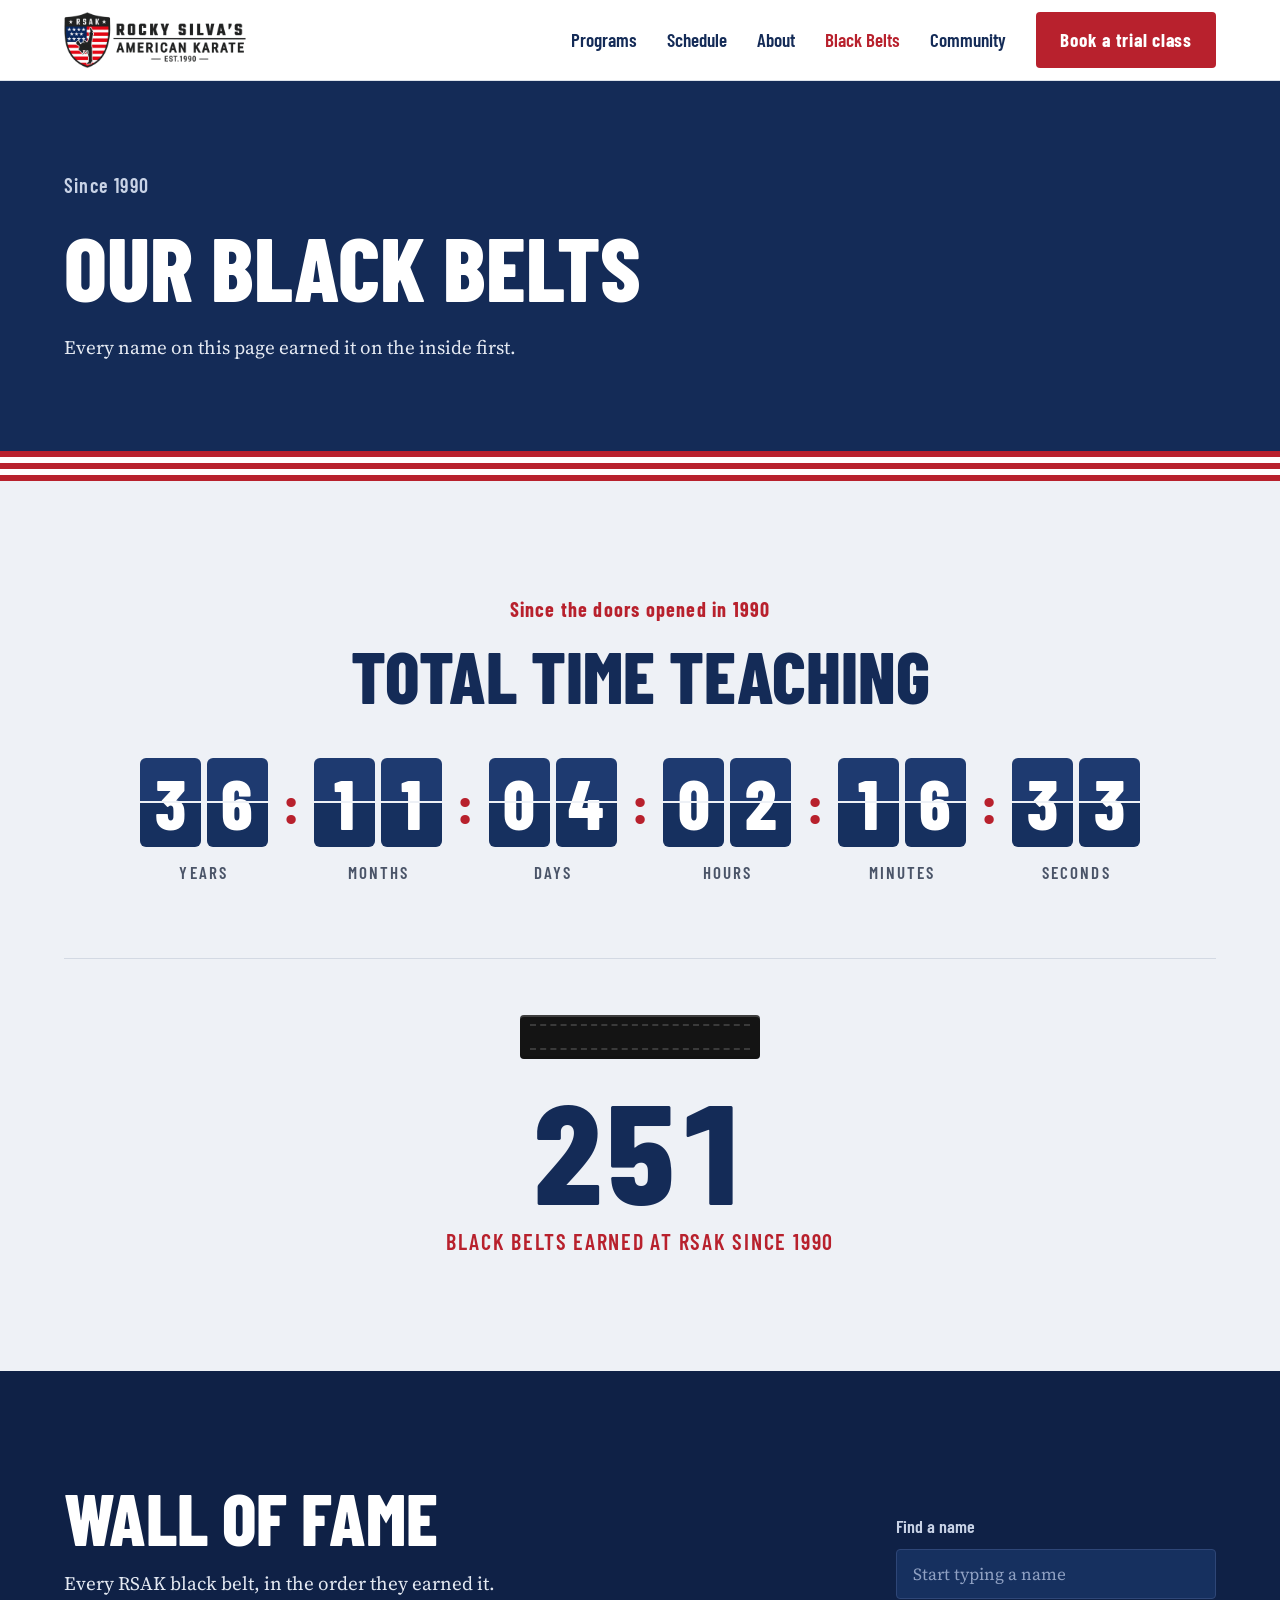
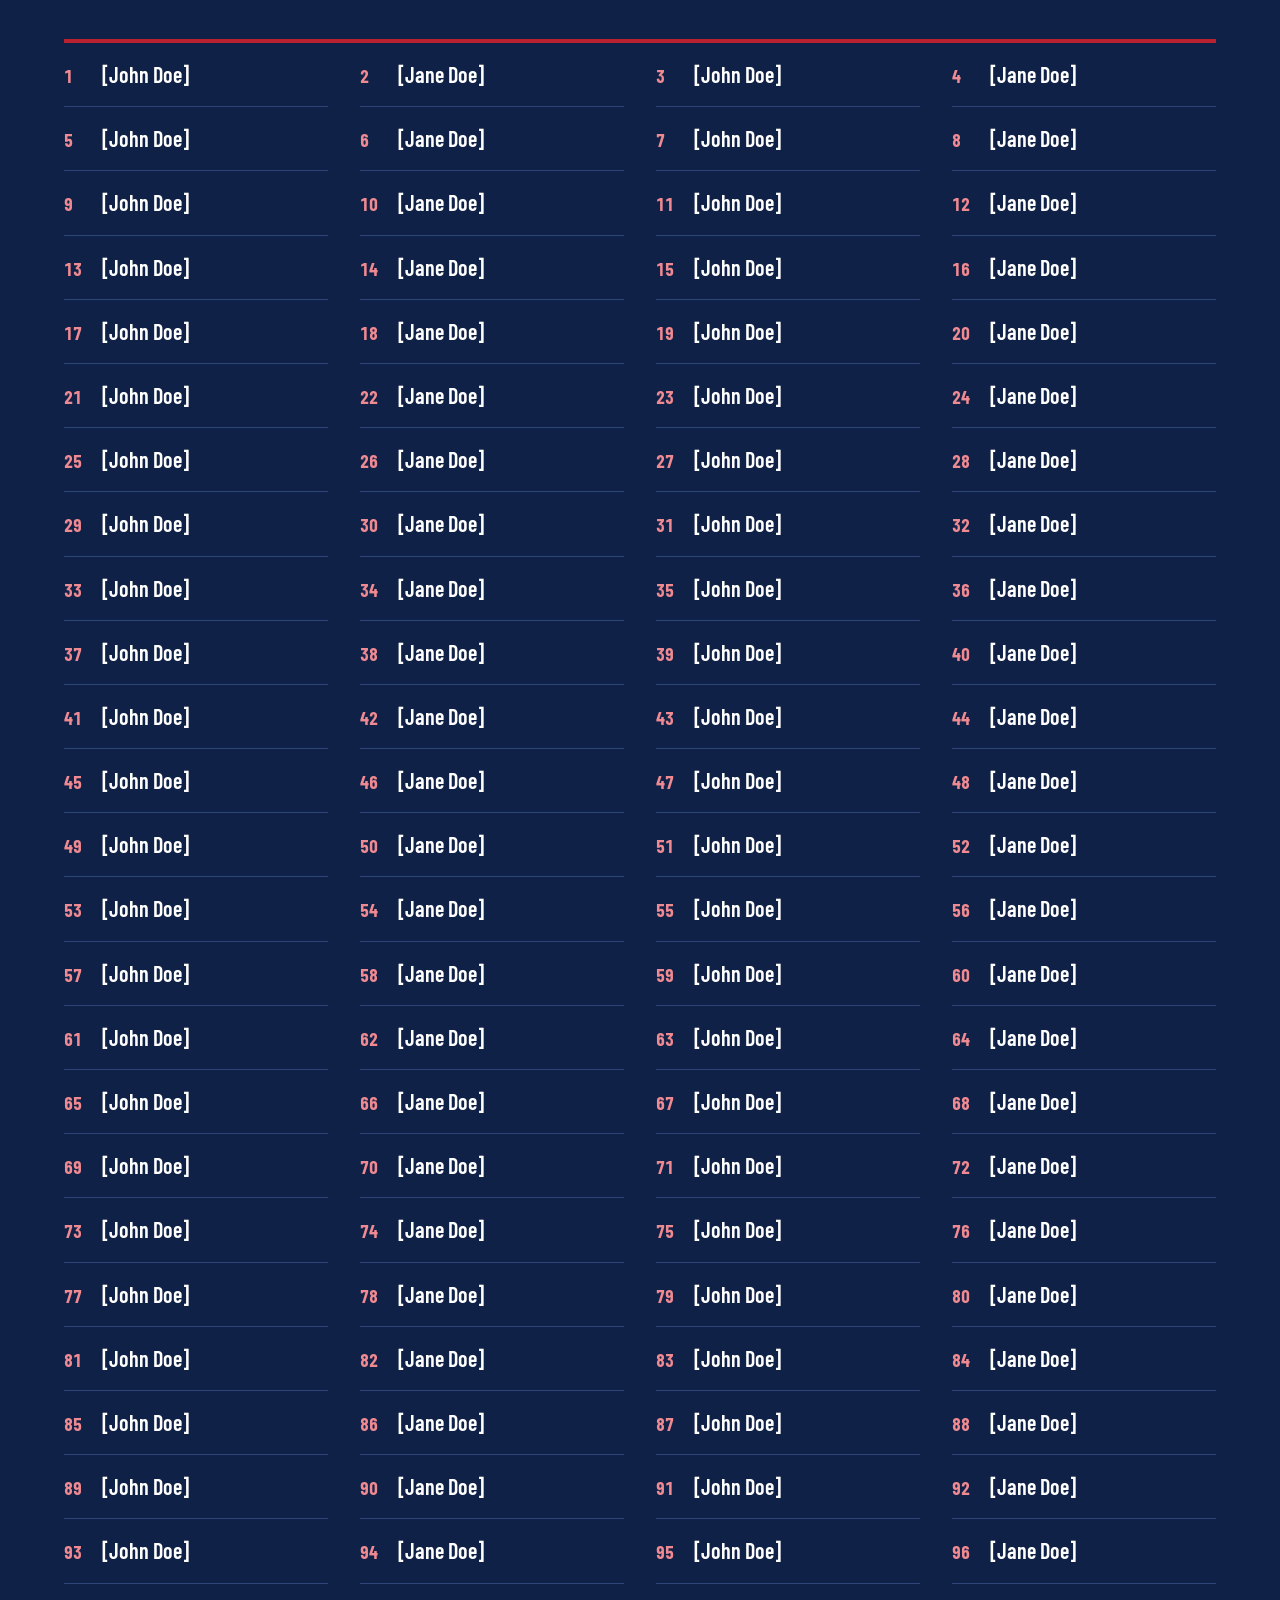
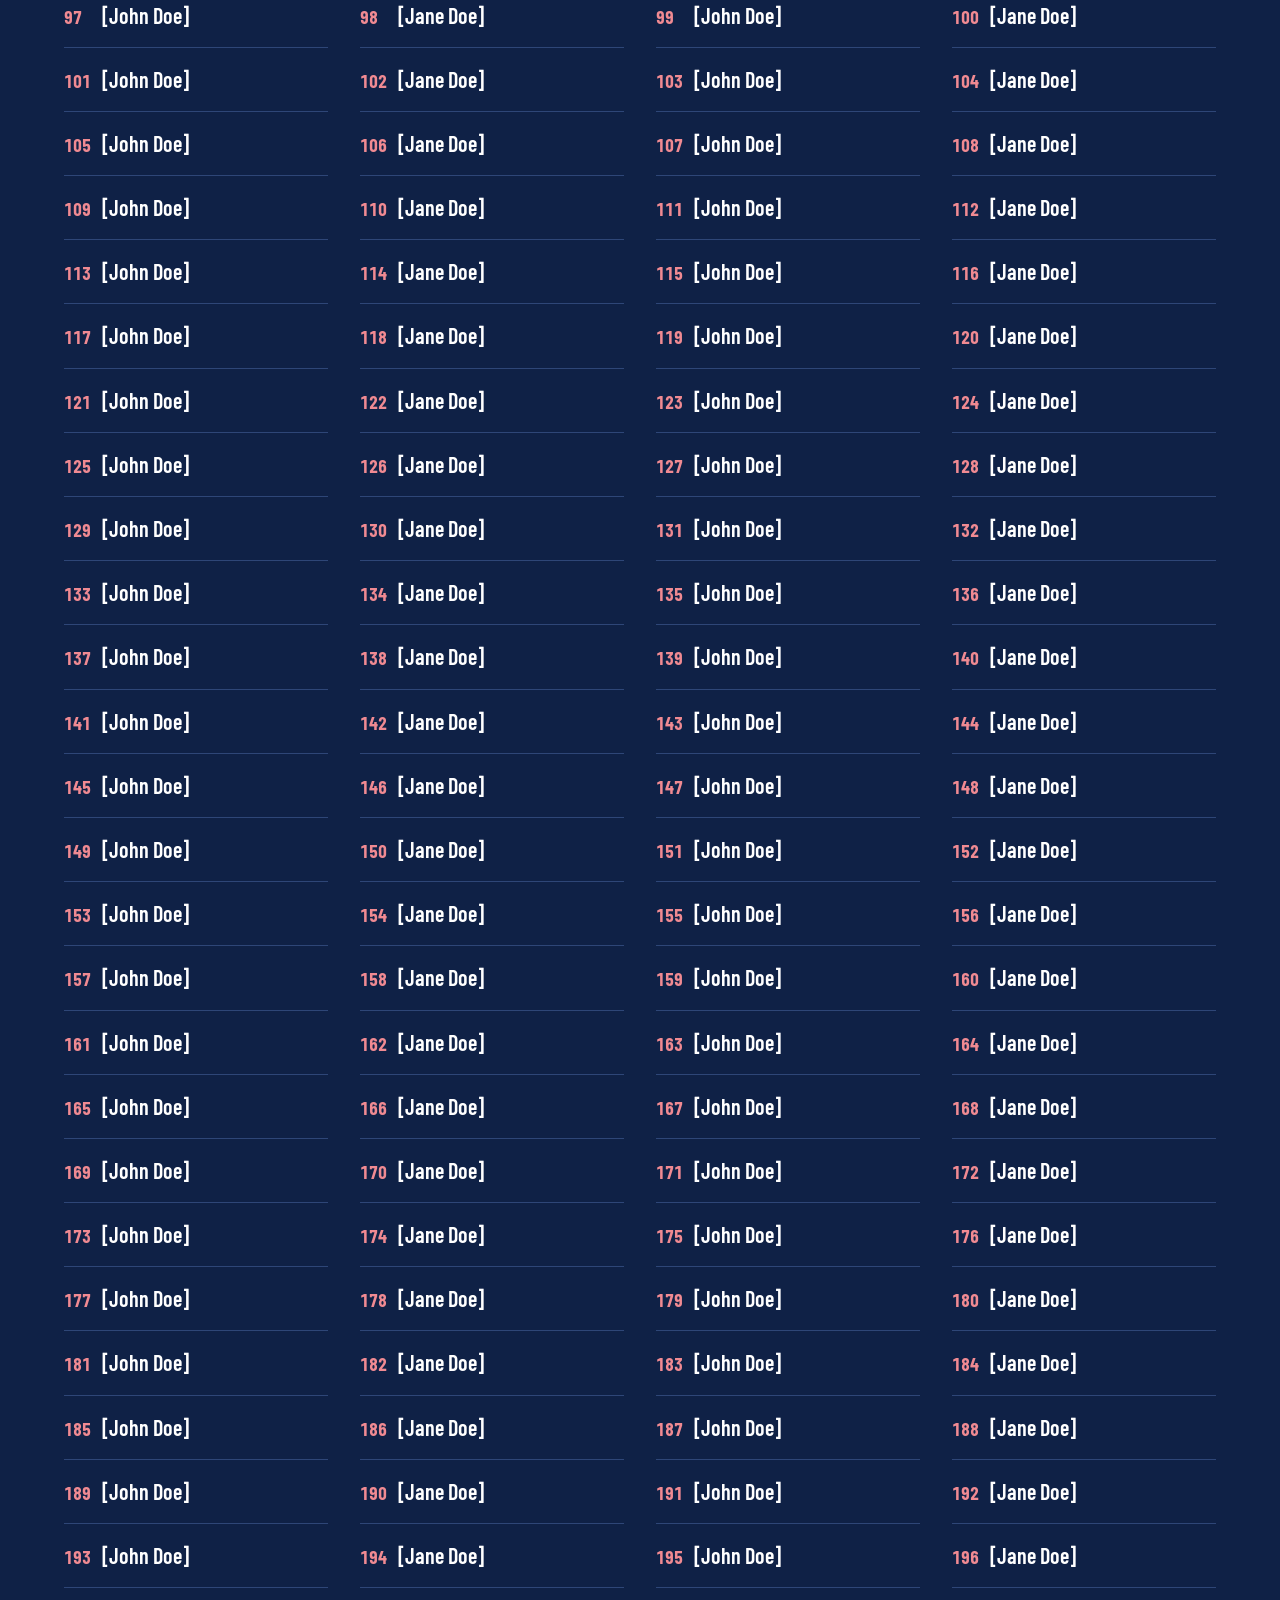
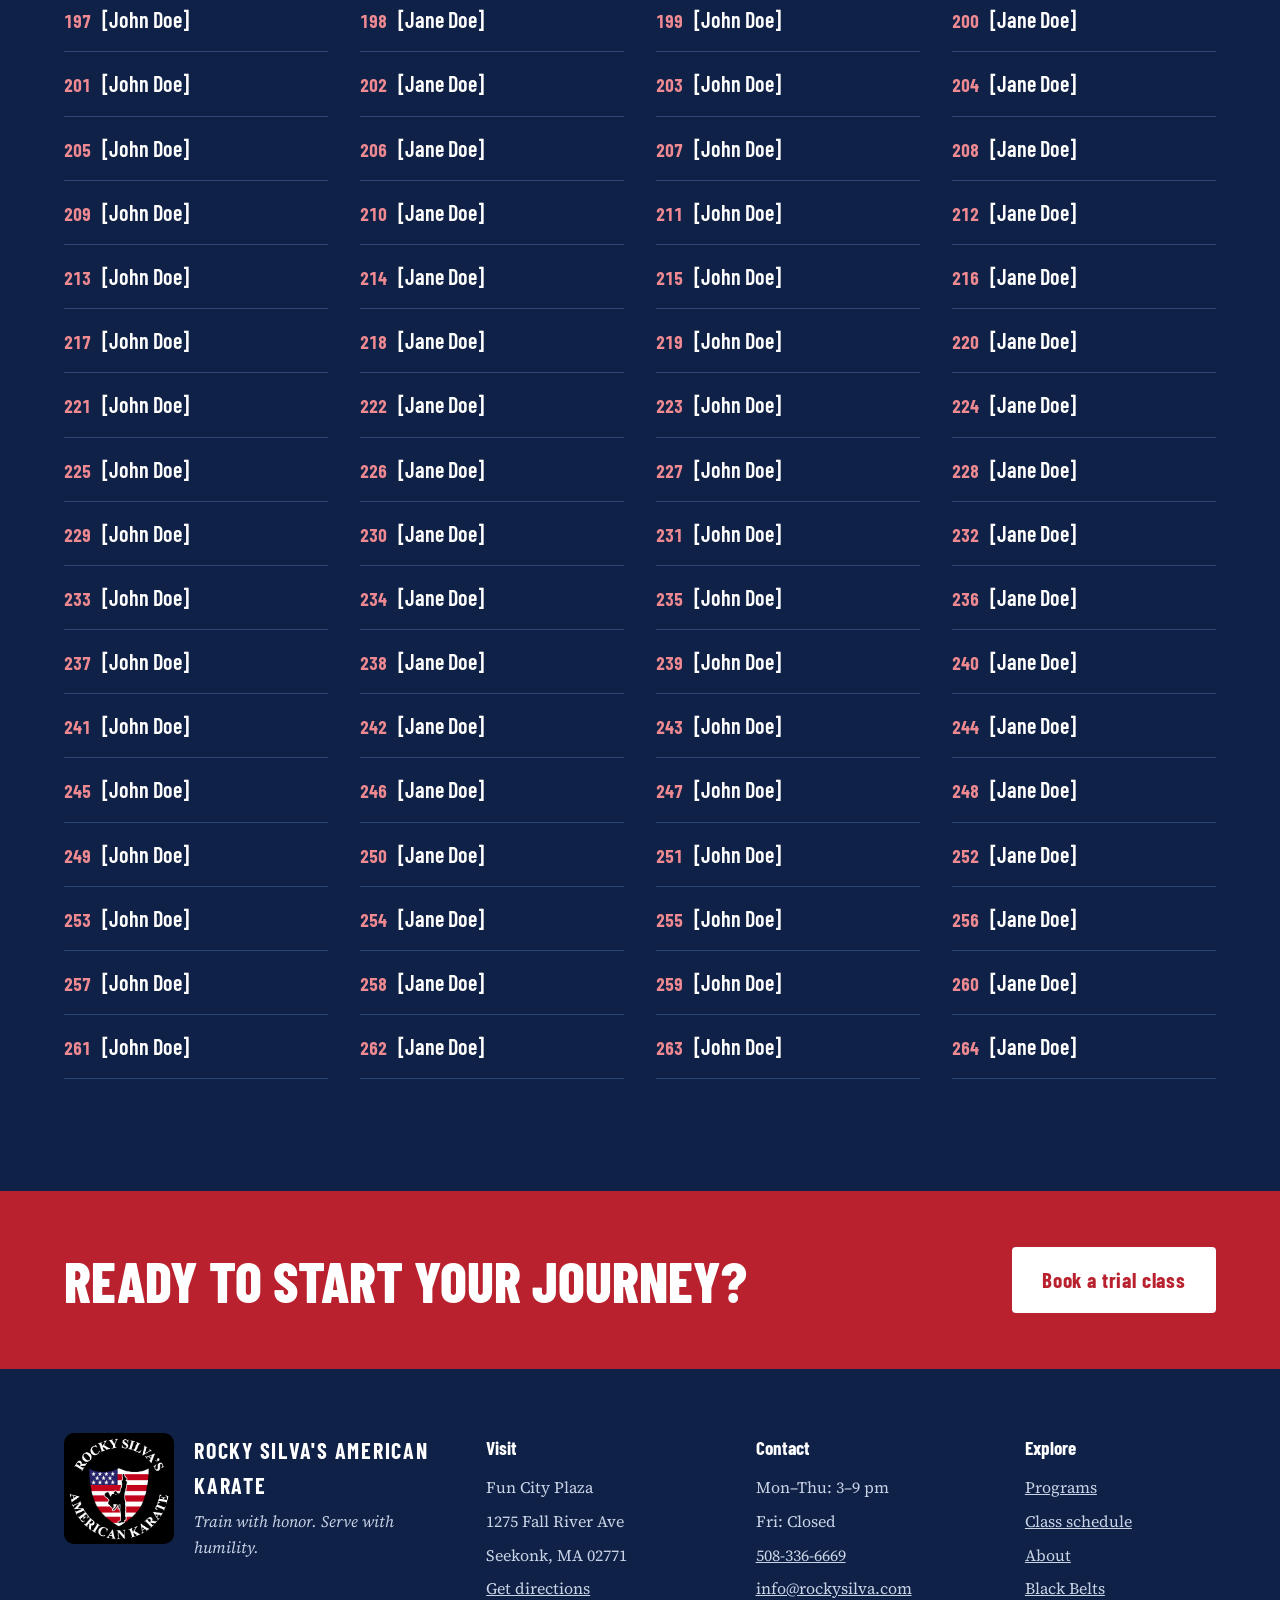
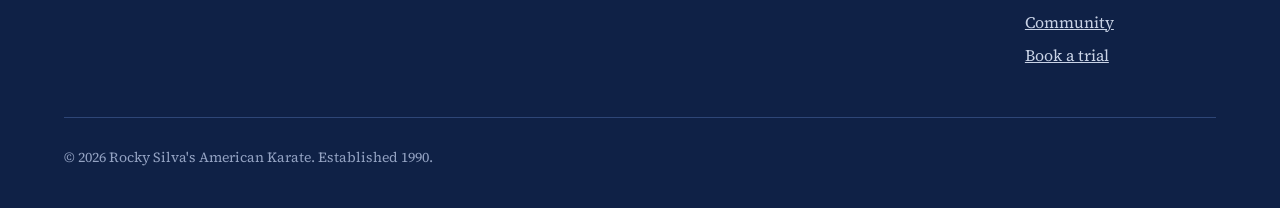
<file: black-belts.html>
<!doctype html>
<html lang="en">
<head>
  <meta charset="utf-8">
  <meta name="viewport" content="width=device-width, initial-scale=1">
  <title>Black Belts | Rocky Silva's American Karate</title>
  <meta name="description" content="The RSAK Wall of Fame: every black belt who has earned their rank at Rocky Silva's American Karate since 1990.">
  <link rel="icon" href="assets/favicon.png">
  <link rel="preconnect" href="https://fonts.googleapis.com">
  <link rel="preconnect" href="https://fonts.gstatic.com" crossorigin>
  <link href="https://fonts.googleapis.com/css2?family=Barlow+Condensed:wght@500;600;700;800&family=Source+Serif+4:ital,opsz,wght@0,8..60,400;0,8..60,600;1,8..60,400&display=swap" rel="stylesheet">
  <link rel="stylesheet" href="css/styles.css">
</head>
<body>

  <!-- ===== Header (same on every page) ===== -->
  <header class="site-header">
    <div class="container">
      <a href="index.html" class="brand" aria-label="Rocky Silva's American Karate home">
        <img src="assets/logo-horizontal.png" alt="Rocky Silva's American Karate, established 1990">
      </a>
      <button class="nav-toggle" aria-label="Open menu" aria-expanded="false" aria-controls="site-nav">
        <svg width="28" height="28" viewBox="0 0 24 24" fill="none" stroke="currentColor" stroke-width="2" stroke-linecap="round"><path d="M3 6h18M3 12h18M3 18h18"/></svg>
      </button>
      <nav class="nav" id="site-nav">
        <a href="index.html#programs">Programs</a>
        <a href="schedule.html">Schedule</a>
        <a href="about.html">About</a>
        <a href="black-belts.html" aria-current="page">Black Belts</a>
        <a href="community.html">Community</a>
        <a href="index.html#trial" class="btn btn--red">Book a trial class</a>
      </nav>
    </div>
  </header>

  <main>

    <section class="page-hero">
      <div class="container">
        <p class="hero-kicker">Since 1990</p>
        <h1>Our black belts</h1>
        <p class="lead">Every name on this page earned it on the inside first.</p>
      </div>
      <div class="stripes" aria-hidden="true"><span></span><span></span><span></span><span></span><span></span></div>
    </section>

    <!-- ===== Time teaching counter + black belt count ===== -->
    <section class="section section--mist counter-section">
      <div class="container">
        <p class="kicker">Since the doors opened in 1990</p>
        <h2 class="headline">Total time teaching</h2>
        <div class="flip-counter" data-start="1990-01-01T00:00:00" role="timer" aria-label="Time Mr. Silva has been teaching since 1990"></div>

        <div class="bb-count">
          <div class="beltbar beltbar--dark" style="--belt: var(--belt-black)"></div>
          <p class="bb-number"><span class="count-up" id="bb-total" data-target="0">0</span></p>
          <p class="bb-label">Black belts earned at RSAK since 1990</p>
        </div>
      </div>
    </section>

    <!-- ===== Wall of Fame ===== -->
    <section id="wall-of-fame" class="section section--navy">
      <div class="container">
        <div class="wall-head">
          <div>
            <h2 class="headline">Wall of Fame</h2>
            <p class="lead">Every RSAK black belt, in the order they earned it.</p>
          </div>
          <div class="wall-search">
            <label for="wall-search">Find a name</label>
            <input id="wall-search" type="search" placeholder="Start typing a name" autocomplete="off">
          </div>
        </div>
        <ol class="wall" id="wall"></ol>
        <p class="wall-empty" id="wall-empty" hidden>No black belts match that name.</p>
      </div>
    </section>

    <section class="cta-band">
      <div class="container">
        <h2>Ready to start your journey?</h2>
        <a href="index.html#trial" class="btn">Book a trial class</a>
      </div>
    </section>

  </main>

  <!-- ===== Footer (same on every page) ===== -->
  <footer class="site-footer">
    <div class="container">
      <div class="footer-top">
        <div class="footer-brand">
          <img src="assets/logo-round.png" alt="Rocky Silva's American Karate round logo">
          <div>
            <strong>ROCKY SILVA'S AMERICAN KARATE</strong>
            <em>Train with honor. Serve with humility.</em>
          </div>
        </div>
        <div class="footer-col">
          <h3>Visit</h3>
          <span>Fun City Plaza</span>
          <span>1275 Fall River Ave</span>
          <span>Seekonk, MA 02771</span>
          <a href="https://www.google.com/maps/search/?api=1&amp;query=1275+Fall+River+Ave+Seekonk+MA+02771" target="_blank" rel="noopener">Get directions</a>
        </div>
        <div class="footer-col">
          <h3>Contact</h3>
          <span>Mon–Thu: 3–9 pm</span>
          <span>Fri: Closed</span>
          <a href="tel:+15083366669">508-336-6669</a>
          <a href="mailto:info@rockysilva.com">info@rockysilva.com</a>
        </div>
        <div class="footer-col">
          <h3>Explore</h3>
          <a href="index.html#programs">Programs</a>
          <a href="schedule.html">Class schedule</a>
          <a href="about.html">About</a>
          <a href="black-belts.html">Black Belts</a>
          <a href="community.html">Community</a>
          <a href="index.html#trial">Book a trial</a>
        </div>
      </div>
      <p class="copyright">© <span id="year">2026</span> Rocky Silva's American Karate. Established 1990.</p>
    </div>
  </footer>

  <script src="js/black-belts.js"></script>
  <script src="js/main.js"></script>
</body>
</html>
</file>
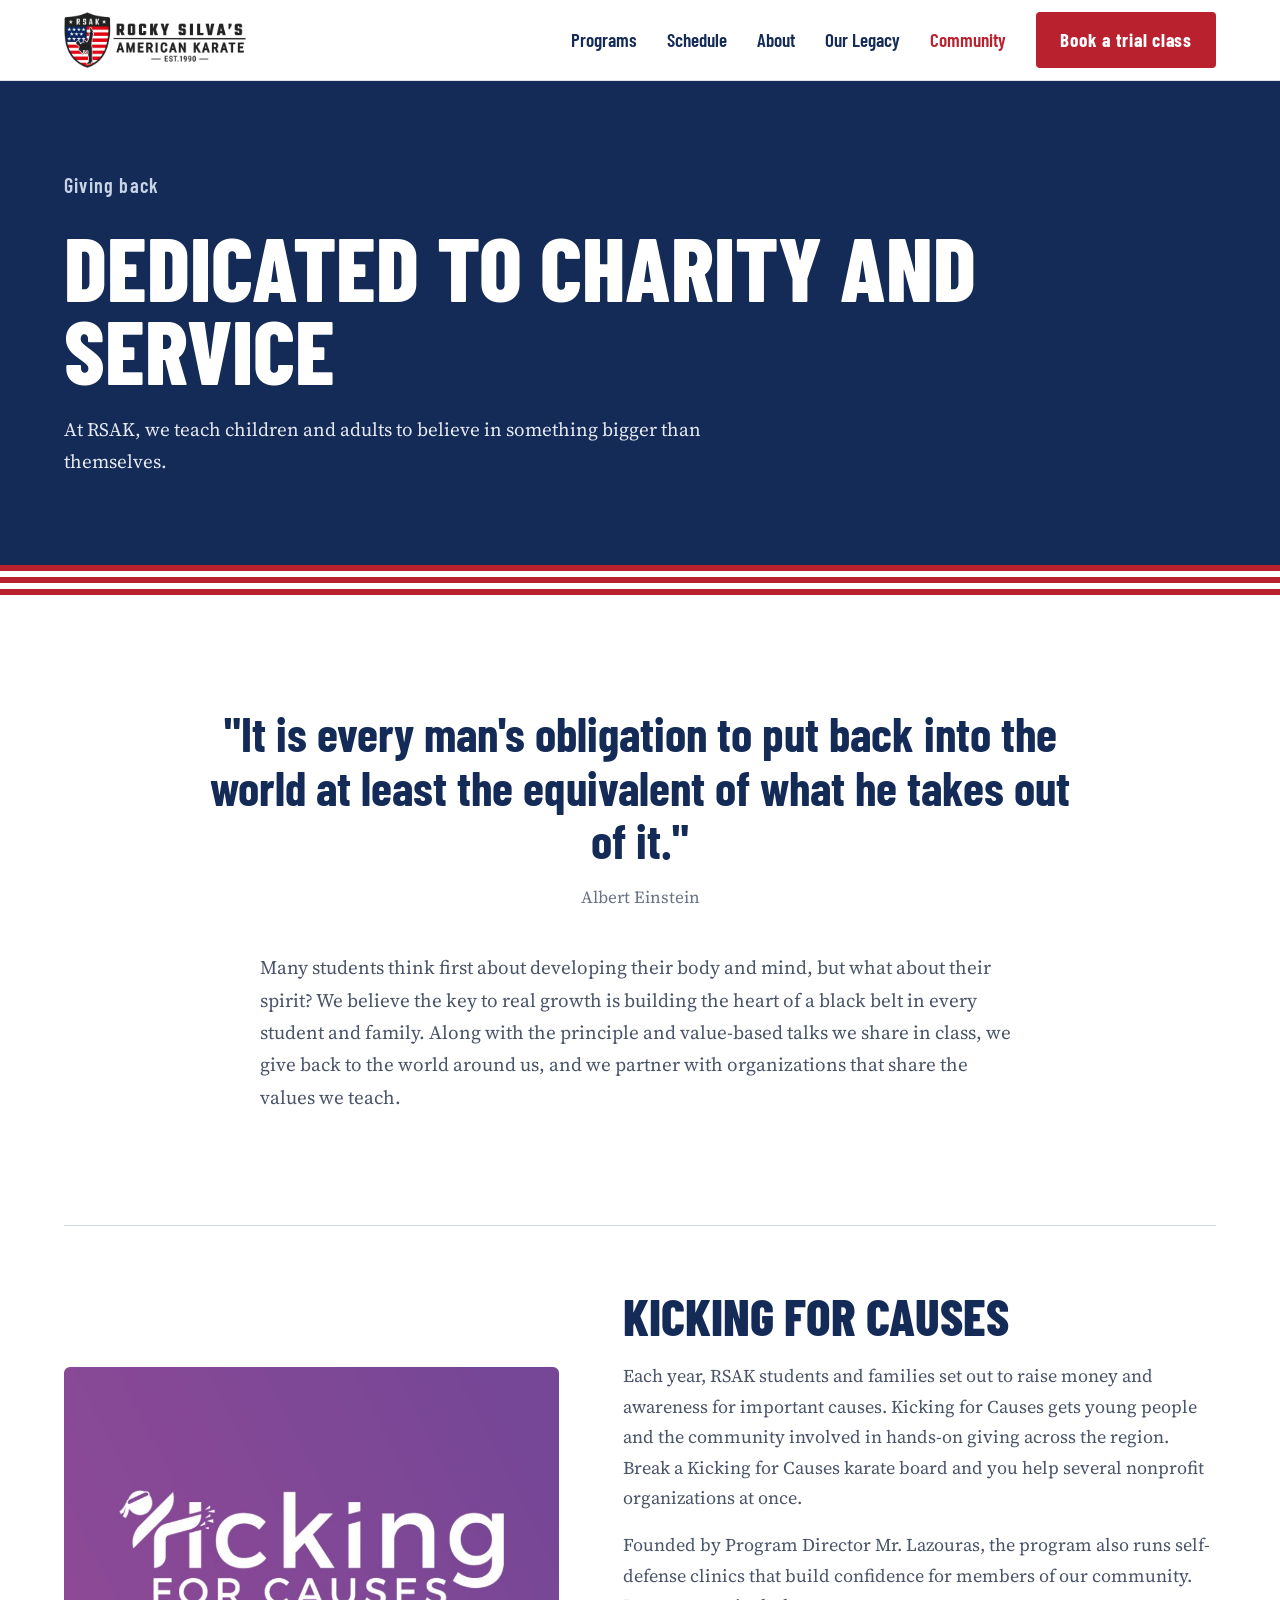
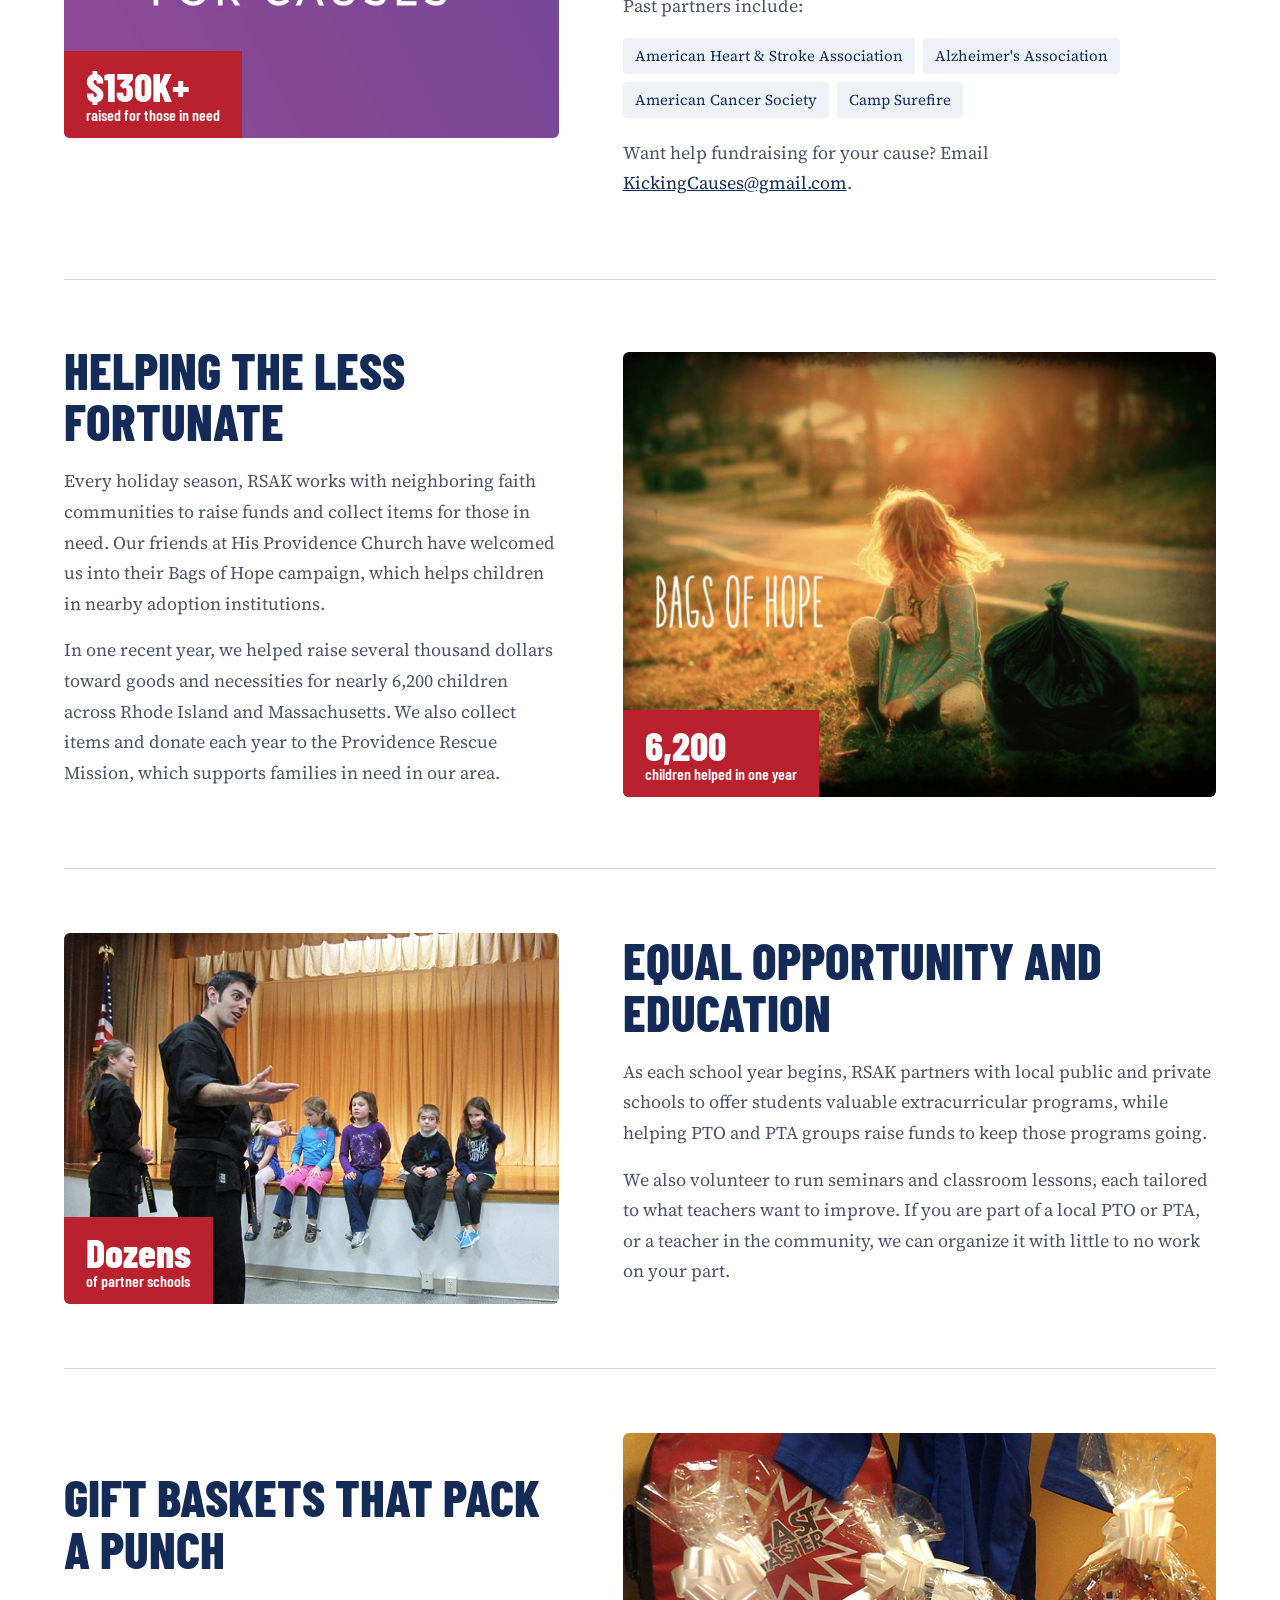
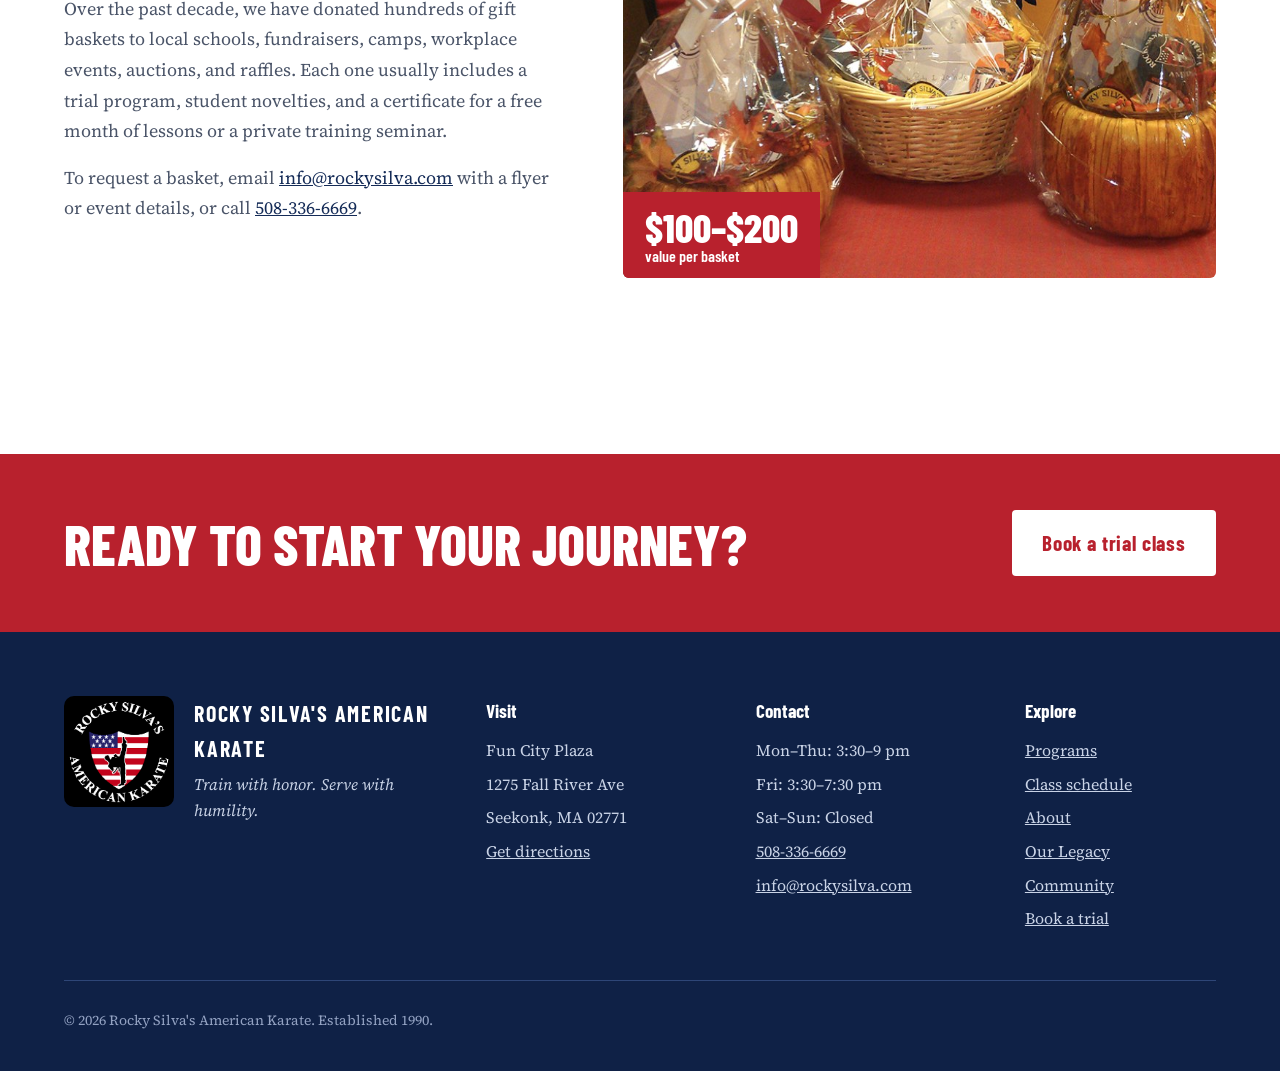
<file: community.html>
<!doctype html>
<html lang="en">
<head>
  <meta charset="utf-8">
  <meta name="viewport" content="width=device-width, initial-scale=1">
  <title>Community | Rocky Silva's American Karate</title>
  <meta name="description" content="Kicking for Causes, Bags of Hope, school partnerships, and gift baskets. How Rocky Silva's American Karate gives back.">
  <link rel="icon" href="assets/favicon.png">
  <link rel="preconnect" href="https://fonts.googleapis.com">
  <link rel="preconnect" href="https://fonts.gstatic.com" crossorigin>
  <link href="https://fonts.googleapis.com/css2?family=Barlow+Condensed:wght@500;600;700;800&family=Source+Serif+4:ital,opsz,wght@0,8..60,400;0,8..60,600;1,8..60,400&display=swap" rel="stylesheet">
  <link rel="stylesheet" href="css/styles.css">
</head>
<body>

  <!-- ===== Header (same on every page) ===== -->
  <header class="site-header">
    <div class="container">
      <a href="index.html" class="brand" aria-label="Rocky Silva's American Karate home">
        <img src="assets/logo-horizontal.png" alt="Rocky Silva's American Karate, established 1990">
      </a>
      <button class="nav-toggle" aria-label="Open menu" aria-expanded="false" aria-controls="site-nav">
        <svg width="28" height="28" viewBox="0 0 24 24" fill="none" stroke="currentColor" stroke-width="2" stroke-linecap="round"><path d="M3 6h18M3 12h18M3 18h18"/></svg>
      </button>
      <nav class="nav" id="site-nav">
        <a href="index.html#programs">Programs</a>
        <a href="schedule.html">Schedule</a>
        <a href="about.html">About</a>
        <a href="legacy.html">Our Legacy</a>
        <a href="community.html" aria-current="page">Community</a>
        <a href="index.html#trial" class="btn btn--red">Book a trial class</a>
      </nav>
    </div>
  </header>

  <main>

    <section class="page-hero">
      <div class="container">
        <p class="hero-kicker">Giving back</p>
        <h1>Dedicated to charity and service</h1>
        <p class="lead">At RSAK, we teach children and adults to believe in something bigger than themselves.</p>
      </div>
      <div class="stripes" aria-hidden="true"><span></span><span></span><span></span><span></span><span></span></div>
    </section>

    <section class="section">
      <div class="container">
        <div class="quote-block">
          <blockquote>"It is every man's obligation to put back into the world at least the equivalent of what he takes out of it."</blockquote>
          <cite>Albert Einstein</cite>
          <p>Many students think first about developing their body and mind, but what about their spirit? We believe the key to real growth is building the heart of a black belt in every student and family. Along with the principle and value-based talks we share in class, we give back to the world around us, and we partner with organizations that share the values we teach.</p>
        </div>
      </div>
    </section>

    <section class="section" style="padding-top: 0">
      <div class="container">

        <article class="initiative">
          <div class="initiative-photo">
            <img src="assets/kicking-for-causes.jpg" alt="Kicking for Causes logo">
            <div class="initiative-badge"><strong>$130K+</strong><span>raised for those in need</span></div>
          </div>
          <div>
            <h2>Kicking for Causes</h2>
            <p>Each year, RSAK students and families set out to raise money and awareness for important causes. Kicking for Causes gets young people and the community involved in hands-on giving across the region. Break a Kicking for Causes karate board and you help several nonprofit organizations at once.</p>
            <p>Founded by Program Director Mr. Lazouras, the program also runs self-defense clinics that build confidence for members of our community. Past partners include:</p>
            <ul class="partners">
              <li>American Heart &amp; Stroke Association</li>
              <li>Alzheimer's Association</li>
              <li>American Cancer Society</li>
              <li>Camp Surefire</li>
            </ul>
            <p>Want help fundraising for your cause? Email <a href="mailto:KickingCauses@gmail.com">KickingCauses@gmail.com</a>.</p>
          </div>
        </article>

        <article class="initiative">
          <div class="initiative-photo">
            <img src="assets/bags-of-hope.jpg" alt="Bags of Hope campaign image of a young girl sitting beside a bag">
            <div class="initiative-badge"><strong>6,200</strong><span>children helped in one year</span></div>
          </div>
          <div>
            <h2>Helping the less fortunate</h2>
            <p>Every holiday season, RSAK works with neighboring faith communities to raise funds and collect items for those in need. Our friends at His Providence Church have welcomed us into their Bags of Hope campaign, which helps children in nearby adoption institutions.</p>
            <p>In one recent year, we helped raise several thousand dollars toward goods and necessities for nearly 6,200 children across Rhode Island and Massachusetts. We also collect items and donate each year to the Providence Rescue Mission, which supports families in need in our area.</p>
          </div>
        </article>

        <article class="initiative">
          <div class="initiative-photo">
            <img src="assets/school-programs.jpg" alt="RSAK instructors speaking to young students at a school assembly">
            <div class="initiative-badge"><strong>Dozens</strong><span>of partner schools</span></div>
          </div>
          <div>
            <h2>Equal opportunity and education</h2>
            <p>As each school year begins, RSAK partners with local public and private schools to offer students valuable extracurricular programs, while helping PTO and PTA groups raise funds to keep those programs going.</p>
            <p>We also volunteer to run seminars and classroom lessons, each tailored to what teachers want to improve. If you are part of a local PTO or PTA, or a teacher in the community, we can organize it with little to no work on your part.</p>
          </div>
        </article>

        <article class="initiative">
          <div class="initiative-photo">
            <img src="assets/gift-baskets.jpg" alt="Wrapped RSAK gift baskets ready for donation">
            <div class="initiative-badge"><strong>$100–$200</strong><span>value per basket</span></div>
          </div>
          <div>
            <h2>Gift baskets that pack a punch</h2>
            <p>Over the past decade, we have donated hundreds of gift baskets to local schools, fundraisers, camps, workplace events, auctions, and raffles. Each one usually includes a trial program, student novelties, and a certificate for a free month of lessons or a private training seminar.</p>
            <p>To request a basket, email <a href="mailto:info@rockysilva.com">info@rockysilva.com</a> with a flyer or event details, or call <a href="tel:+15083366669">508-336-6669</a>.</p>
          </div>
        </article>

      </div>
    </section>

    <section class="cta-band">
      <div class="container">
        <h2>Ready to start your journey?</h2>
        <a href="index.html#trial" class="btn">Book a trial class</a>
      </div>
    </section>

  </main>

  <!-- ===== Footer (same on every page) ===== -->
  <footer class="site-footer">
    <div class="container">
      <div class="footer-top">
        <div class="footer-brand">
          <img src="assets/logo-round.png" alt="Rocky Silva's American Karate round logo">
          <div>
            <strong>ROCKY SILVA'S AMERICAN KARATE</strong>
            <em>Train with honor. Serve with humility.</em>
          </div>
        </div>
        <div class="footer-col">
          <h3>Visit</h3>
          <span>Fun City Plaza</span>
          <span>1275 Fall River Ave</span>
          <span>Seekonk, MA 02771</span>
          <a href="https://www.google.com/maps/search/?api=1&amp;query=1275+Fall+River+Ave+Seekonk+MA+02771" target="_blank" rel="noopener">Get directions</a>
        </div>
        <div class="footer-col">
          <h3>Contact</h3>
          <span>Mon–Thu: 3:30–9 pm</span>
          <span>Fri: 3:30–7:30 pm</span>
          <span>Sat–Sun: Closed</span>
          <a href="tel:+15083366669">508-336-6669</a>
          <a href="mailto:info@rockysilva.com">info@rockysilva.com</a>
        </div>
        <div class="footer-col">
          <h3>Explore</h3>
          <a href="index.html#programs">Programs</a>
          <a href="schedule.html">Class schedule</a>
          <a href="about.html">About</a>
          <a href="legacy.html">Our Legacy</a>
          <a href="community.html">Community</a>
          <a href="index.html#trial">Book a trial</a>
        </div>
      </div>
      <p class="copyright">© <span id="year">2026</span> Rocky Silva's American Karate. Established 1990.</p>
    </div>
  </footer>

  <script src="js/main.js"></script>
</body>
</html>
</file>
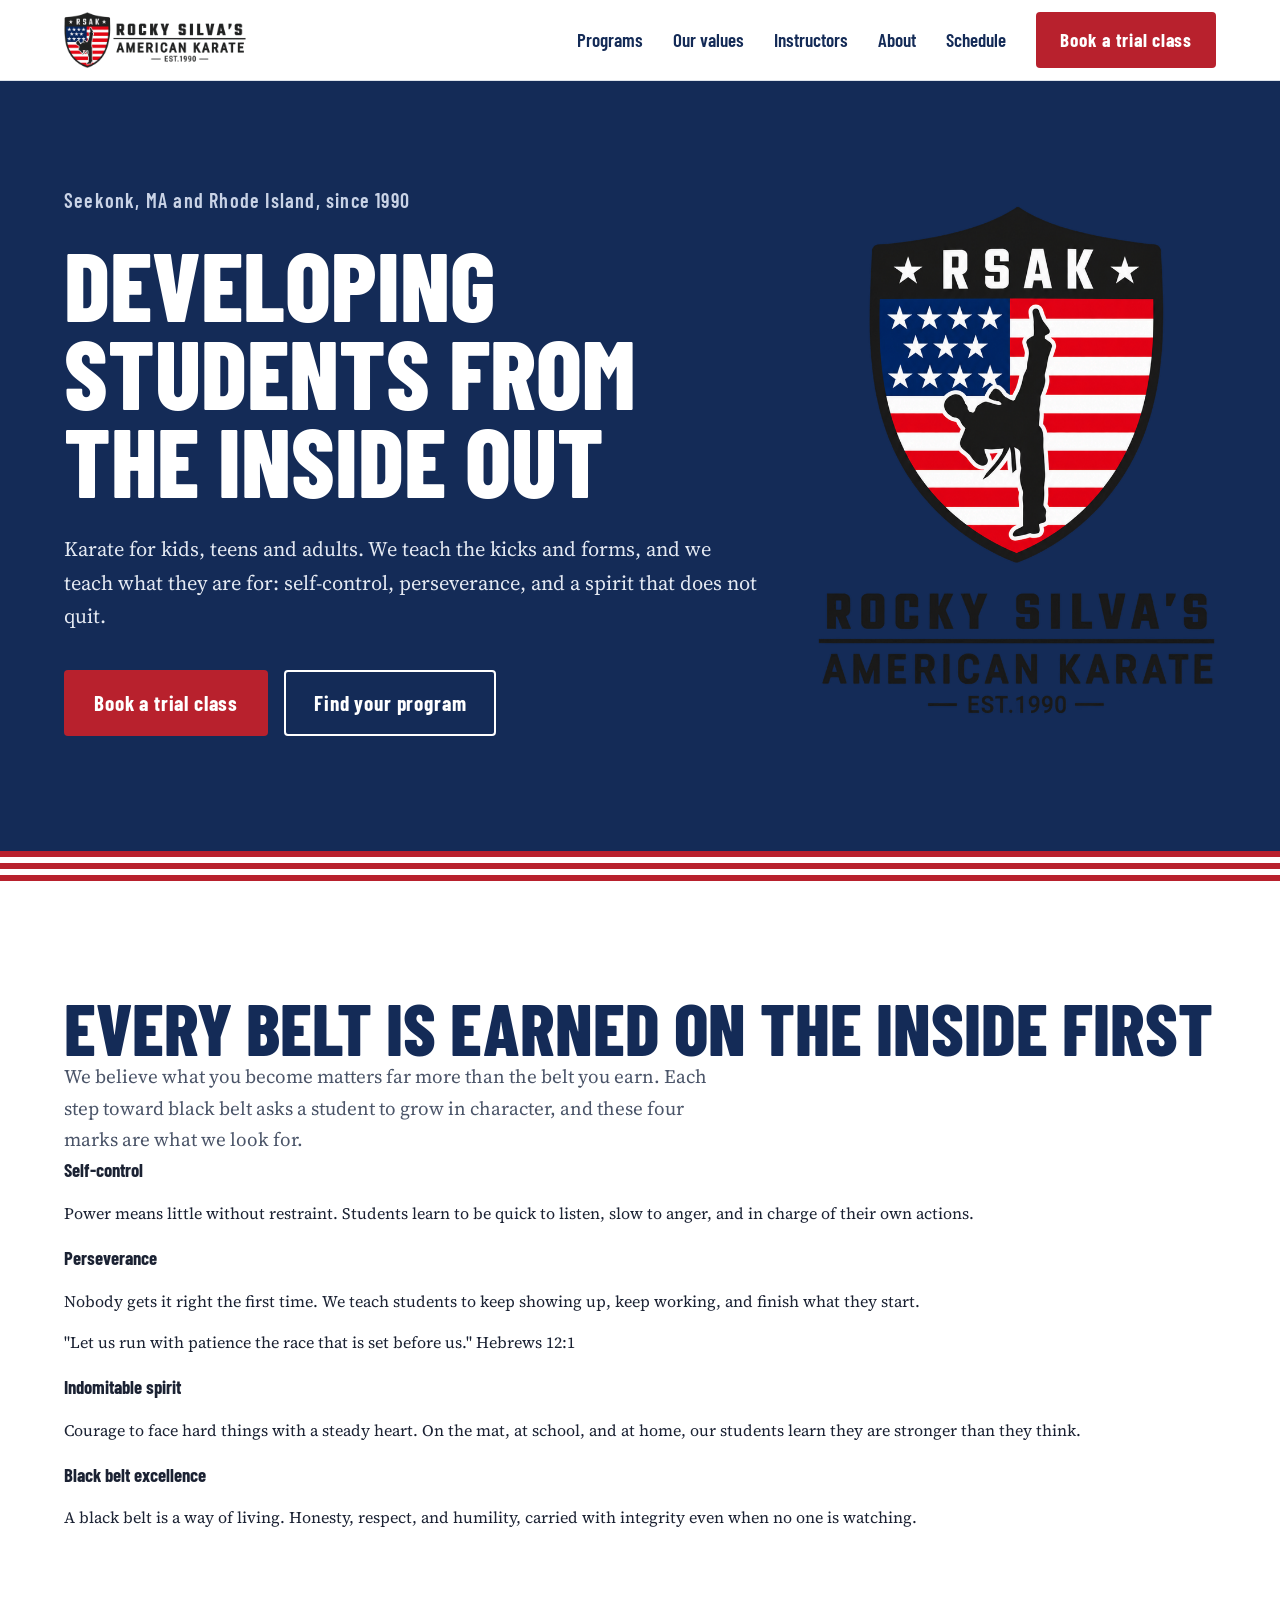
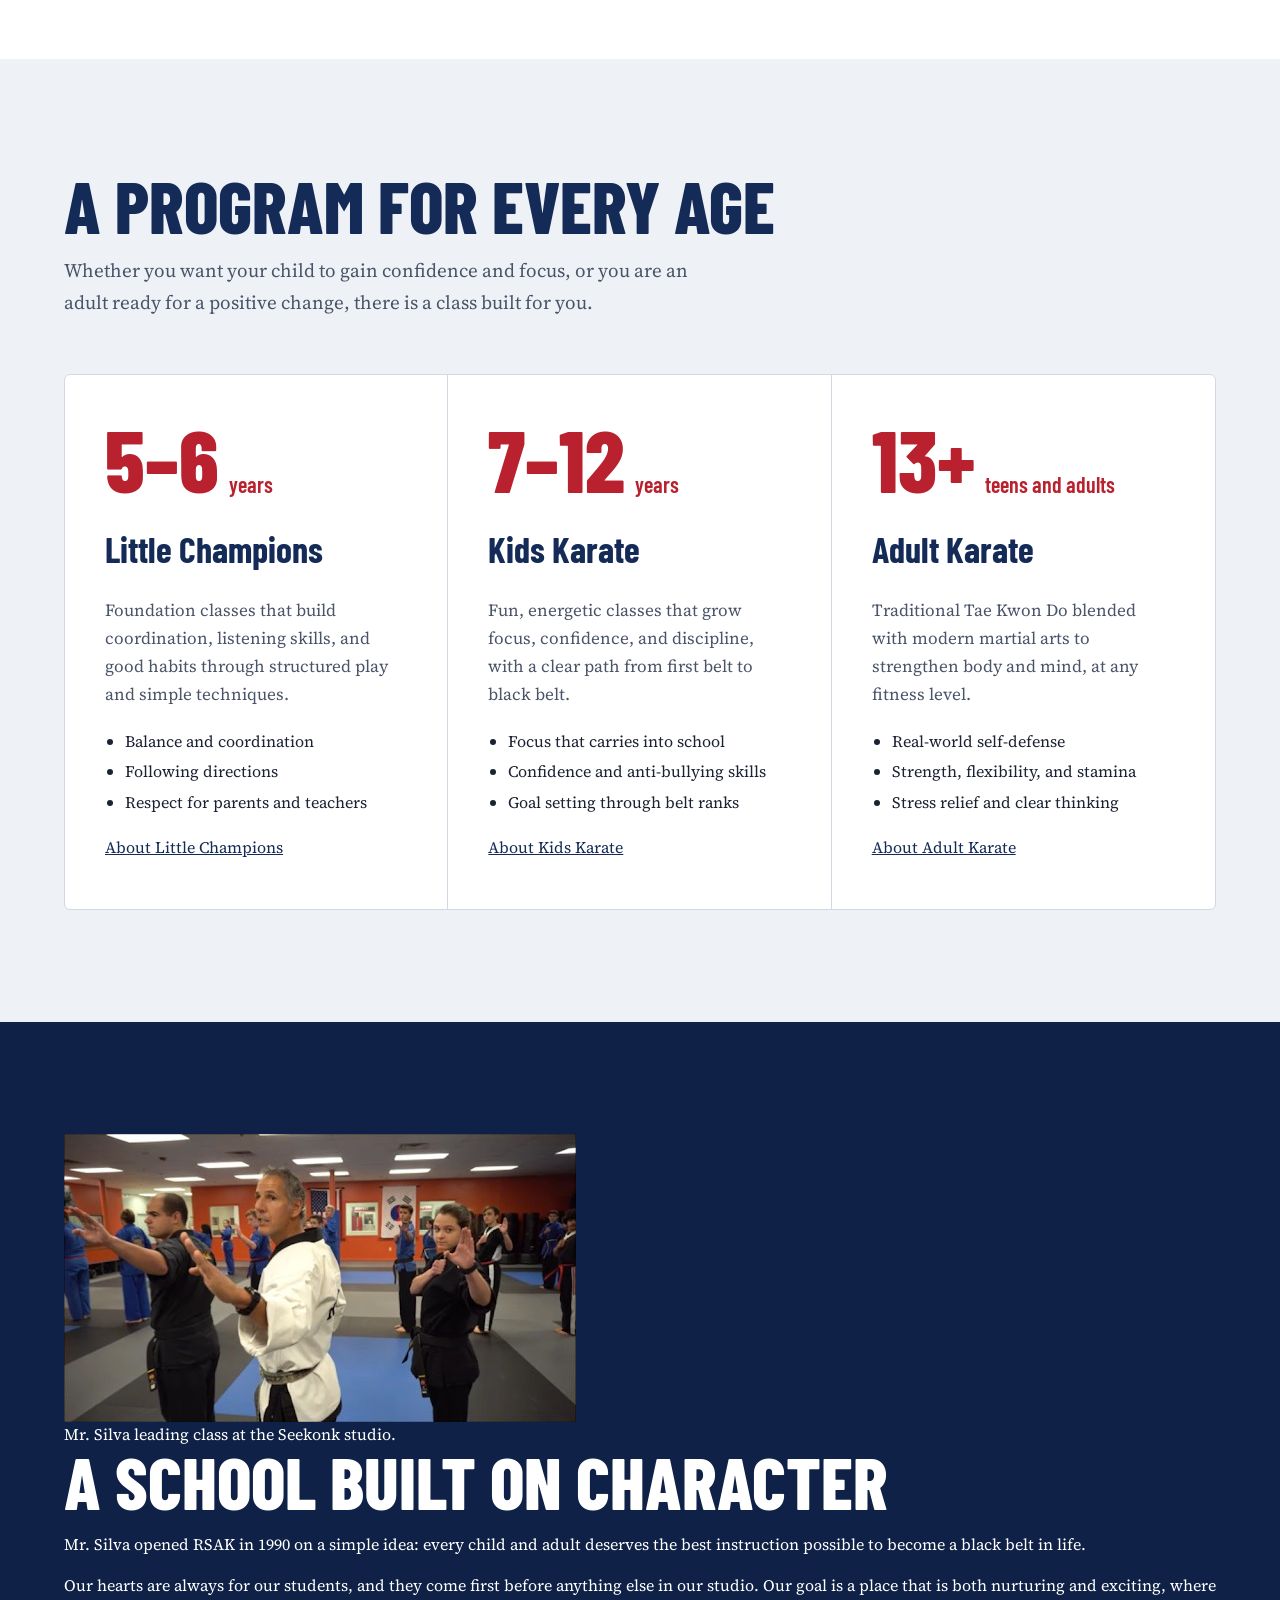
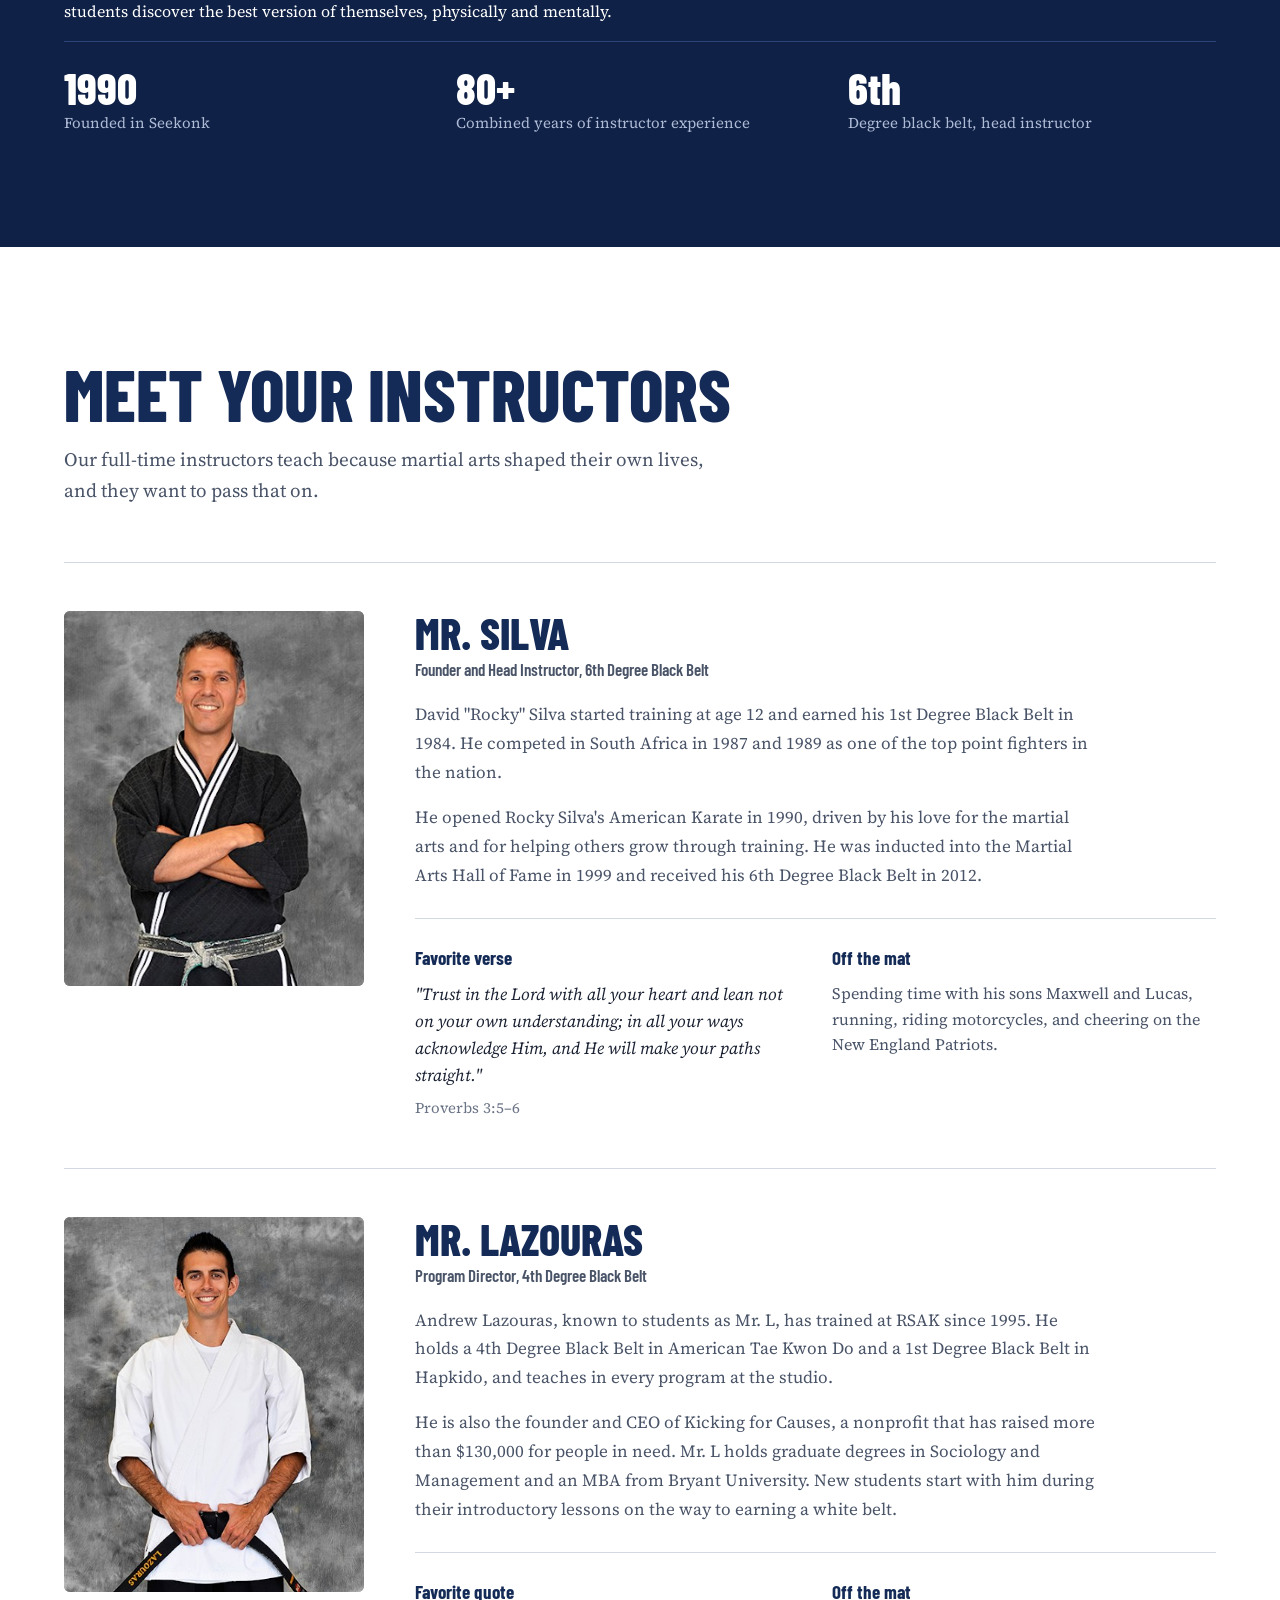
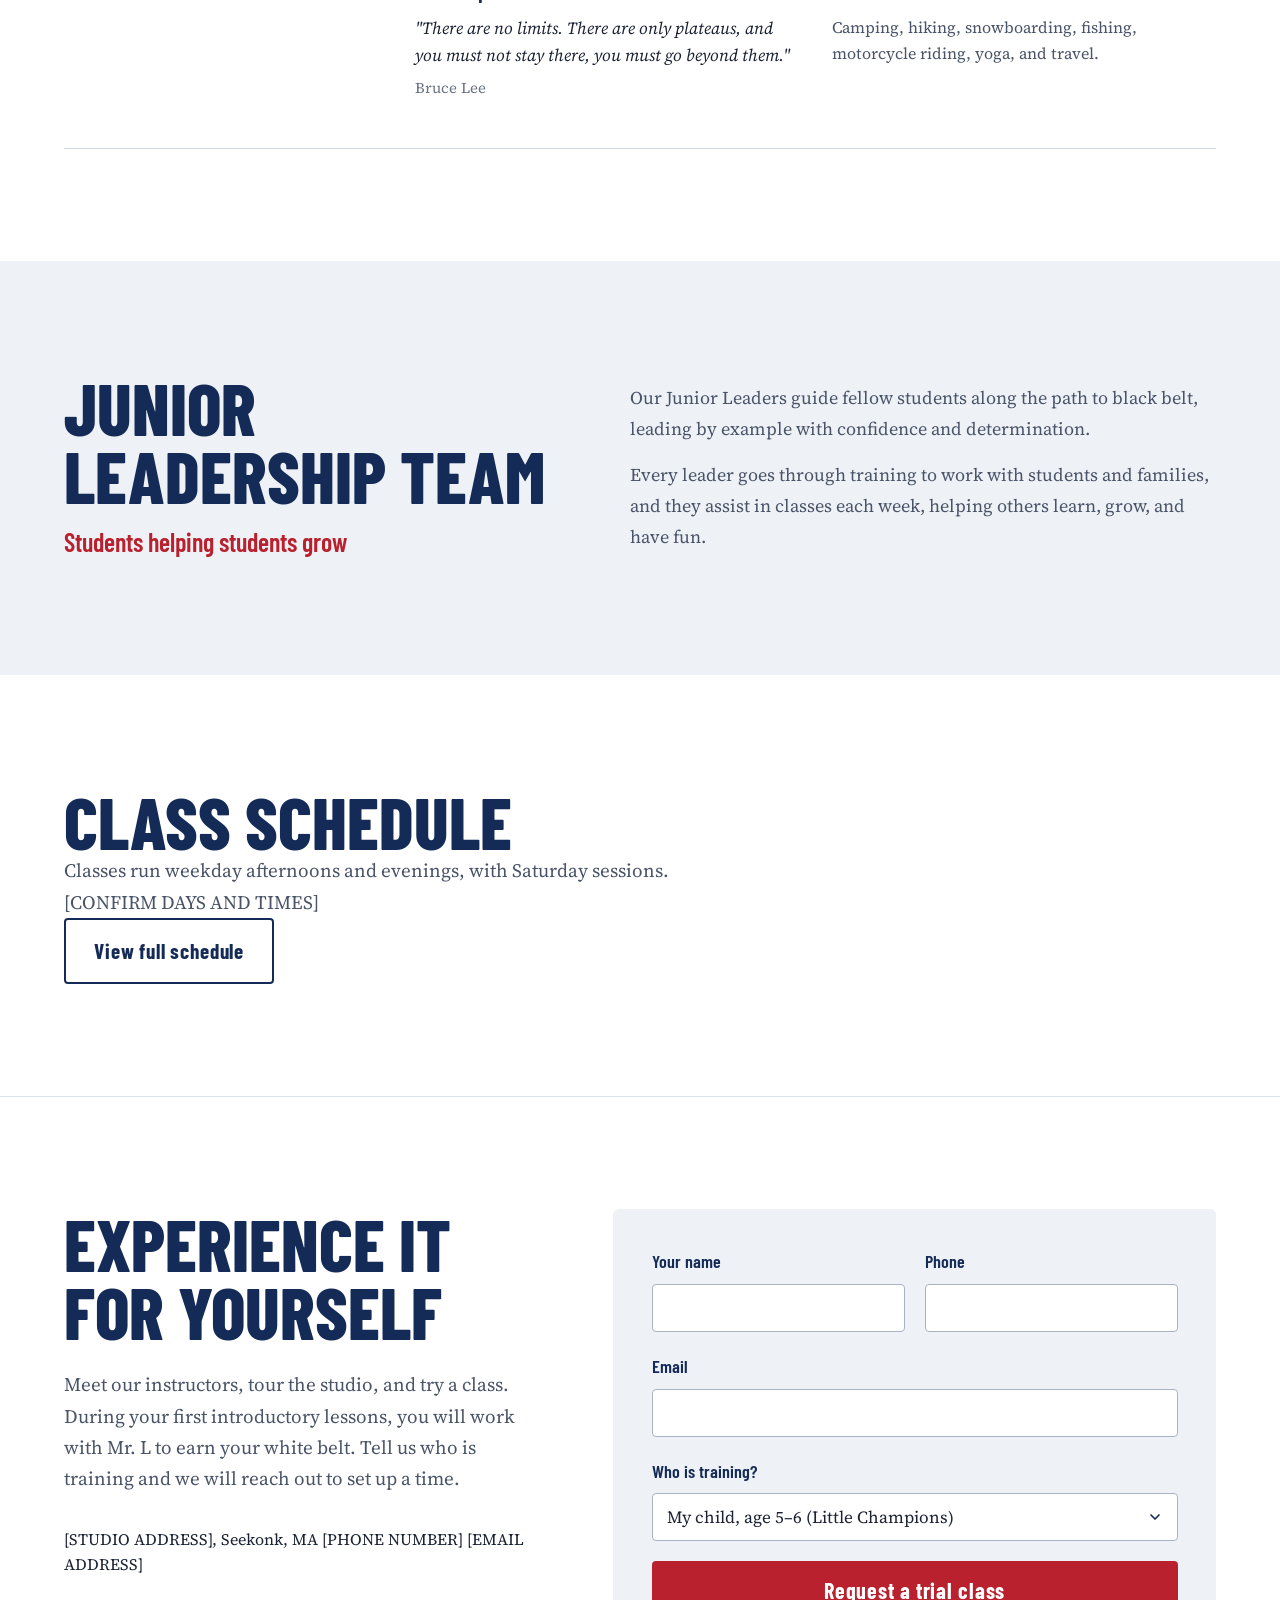
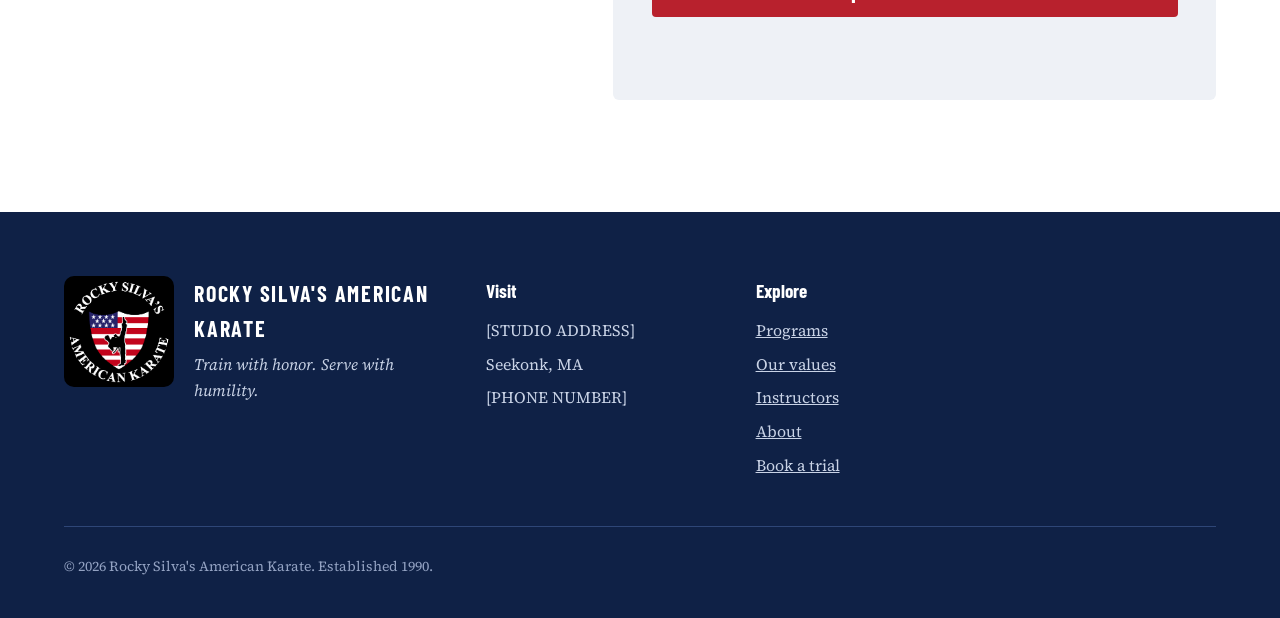
<file: index (71).html>
<!doctype html>
<html lang="en">
<head>
  <meta charset="utf-8">
  <meta name="viewport" content="width=device-width, initial-scale=1">
  <title>Rocky Silva's American Karate | Seekonk, MA</title>
  <meta name="description" content="Karate for kids, teens and adults in Seekonk, MA and Rhode Island since 1990. Building self-control, perseverance and indomitable spirit.">
  <link rel="icon" href="assets/favicon.png">
  <link rel="preconnect" href="https://fonts.googleapis.com">
  <link rel="preconnect" href="https://fonts.gstatic.com" crossorigin>
  <link href="https://fonts.googleapis.com/css2?family=Barlow+Condensed:wght@500;600;700;800&family=Source+Serif+4:ital,opsz,wght@0,8..60,400;0,8..60,600;1,8..60,400&display=swap" rel="stylesheet">
  <link rel="stylesheet" href="css/styles.css">
</head>
<body>

  <!-- ===== Header (copy this block onto every new page) ===== -->
  <header class="site-header">
    <div class="container">
      <a href="index.html" class="brand" aria-label="Rocky Silva's American Karate home">
        <img src="assets/logo-horizontal.png" alt="Rocky Silva's American Karate, established 1990">
      </a>
      <button class="nav-toggle" aria-label="Open menu" aria-expanded="false" aria-controls="site-nav">
        <svg width="28" height="28" viewBox="0 0 24 24" fill="none" stroke="currentColor" stroke-width="2" stroke-linecap="round"><path d="M3 6h18M3 12h18M3 18h18"/></svg>
      </button>
      <nav class="nav" id="site-nav">
        <a href="#programs">Programs</a>
        <a href="#values">Our values</a>
        <a href="#instructors">Instructors</a>
        <a href="#about">About</a>
        <a href="#schedule">Schedule</a>
        <a href="#trial" class="btn btn--red">Book a trial class</a>
      </nav>
    </div>
  </header>

  <main>

    <!-- ===== Hero ===== -->
    <section class="hero">
      <div class="container">
        <div>
          <p class="hero-kicker">Seekonk, MA and Rhode Island, since 1990</p>
          <h1>Developing students from the inside out</h1>
          <p class="lead">Karate for kids, teens and adults. We teach the kicks and forms, and we teach what they are for: self-control, perseverance, and a spirit that does not quit.</p>
          <div class="hero-actions">
            <a href="#trial" class="btn btn--red">Book a trial class</a>
            <a href="#programs" class="btn btn--outline-light">Find your program</a>
          </div>
        </div>
        <div class="hero-logo">
          <img src="assets/logo-stacked.png" alt="Rocky Silva's American Karate shield logo, established 1990">
        </div>
      </div>
      <div class="stripes" aria-hidden="true"><span></span><span></span><span></span><span></span><span></span></div>
    </section>

    <!-- ===== Values ===== -->
    <section id="values" class="section">
      <div class="container">
        <div class="split-head">
          <h2 class="headline">Every belt is earned on the inside first</h2>
          <p class="lead">We believe what you become matters far more than the belt you earn. Each step toward black belt asks a student to grow in character, and these four marks are what we look for.</p>
        </div>

        <div class="belt" aria-hidden="true">
          <div class="belt-band">
            <div class="belt-seg belt-seg--white"></div>
            <div class="belt-seg belt-seg--red"></div>
            <div class="belt-seg belt-seg--navy"></div>
            <div class="belt-seg belt-seg--black"></div>
          </div>
          <svg class="belt-knot" viewBox="0 0 120 120">
            <path d="M0 28 H44 V92 H0 Z" fill="#000"/>
            <rect x="40" y="36" width="36" height="48" rx="6" fill="#000"/>
            <path d="M66 80 L96 118 L112 108 L80 72 Z" fill="#000"/>
            <path d="M66 42 L100 6 L114 18 L80 50 Z" fill="#000"/>
            <path d="M44 52 H76 M44 68 H76" stroke="#3A3A3A" stroke-width="2"/>
          </svg>
        </div>

        <div class="values">
          <div class="value">
            <h3>Self-control</h3>
            <p>Power means little without restraint. Students learn to be quick to listen, slow to anger, and in charge of their own actions.</p>
          </div>
          <div class="value">
            <h3>Perseverance</h3>
            <p>Nobody gets it right the first time. We teach students to keep showing up, keep working, and finish what they start.</p>
            <p class="verse">"Let us run with patience the race that is set before us." Hebrews 12:1</p>
          </div>
          <div class="value">
            <h3>Indomitable spirit</h3>
            <p>Courage to face hard things with a steady heart. On the mat, at school, and at home, our students learn they are stronger than they think.</p>
          </div>
          <div class="value">
            <h3>Black belt excellence</h3>
            <p>A black belt is a way of living. Honesty, respect, and humility, carried with integrity even when no one is watching.</p>
          </div>
        </div>
      </div>
    </section>

    <!-- ===== Programs ===== -->
    <section id="programs" class="section section--mist">
      <div class="container">
        <div class="programs-head">
          <h2 class="headline">A program for every age</h2>
          <p class="lead">Whether you want your child to gain confidence and focus, or you are an adult ready for a positive change, there is a class built for you.</p>
        </div>

        <div class="programs">
          <article class="program">
            <div class="program-age"><strong>5–6</strong><span>years</span></div>
            <h3>Little Champions</h3>
            <p>Foundation classes that build coordination, listening skills, and good habits through structured play and simple techniques.</p>
            <ul>
              <li>Balance and coordination</li>
              <li>Following directions</li>
              <li>Respect for parents and teachers</li>
            </ul>
            <a href="#trial" class="more">About Little Champions</a>
          </article>

          <article class="program">
            <div class="program-age"><strong>7–12</strong><span>years</span></div>
            <h3>Kids Karate</h3>
            <p>Fun, energetic classes that grow focus, confidence, and discipline, with a clear path from first belt to black belt.</p>
            <ul>
              <li>Focus that carries into school</li>
              <li>Confidence and anti-bullying skills</li>
              <li>Goal setting through belt ranks</li>
            </ul>
            <a href="#trial" class="more">About Kids Karate</a>
          </article>

          <article class="program">
            <div class="program-age"><strong>13+</strong><span>teens and adults</span></div>
            <h3>Adult Karate</h3>
            <p>Traditional Tae Kwon Do blended with modern martial arts to strengthen body and mind, at any fitness level.</p>
            <ul>
              <li>Real-world self-defense</li>
              <li>Strength, flexibility, and stamina</li>
              <li>Stress relief and clear thinking</li>
            </ul>
            <a href="#trial" class="more">About Adult Karate</a>
          </article>
        </div>
      </div>
    </section>

    <!-- ===== About the school ===== -->
    <section id="about" class="section section--navy">
      <div class="container about">
        <figure class="about-photo" style="margin: 0">
          <img src="assets/class-training.jpg" alt="Mr. Silva leading students through a form on the training floor">
          <figcaption>Mr. Silva leading class at the Seekonk studio.</figcaption>
        </figure>
        <div class="about-copy">
          <h2 class="headline">A school built on character</h2>
          <p>Mr. Silva opened RSAK in 1990 on a simple idea: every child and adult deserves the best instruction possible to become a black belt in life.</p>
          <p>Our hearts are always for our students, and they come first before anything else in our studio. Our goal is a place that is both nurturing and exciting, where students discover the best version of themselves, physically and mentally.</p>
          <div class="facts">
            <div class="fact"><strong>1990</strong><span>Founded in Seekonk</span></div>
            <div class="fact"><strong>80+</strong><span>Combined years of instructor experience</span></div>
            <div class="fact"><strong>6th</strong><span>Degree black belt, head instructor</span></div>
          </div>
        </div>
      </div>
    </section>

    <!-- ===== Instructors ===== -->
    <section id="instructors" class="section">
      <div class="container">
        <div class="instructors-head">
          <h2 class="headline">Meet your instructors</h2>
          <p class="lead">Our full-time instructors teach because martial arts shaped their own lives, and they want to pass that on.</p>
        </div>

        <article class="instructor">
          <div class="instructor-photo">
            <img src="assets/mr-silva.jpg" alt="Mr. Silva in a black uniform, arms crossed, smiling">
          </div>
          <div class="instructor-bio">
            <h3 class="instructor-name">Mr. Silva</h3>
            <p class="instructor-role">Founder and Head Instructor, 6th Degree Black Belt</p>
            <p>David "Rocky" Silva started training at age 12 and earned his 1st Degree Black Belt in 1984. He competed in South Africa in 1987 and 1989 as one of the top point fighters in the nation.</p>
            <p>He opened Rocky Silva's American Karate in 1990, driven by his love for the martial arts and for helping others grow through training. He was inducted into the Martial Arts Hall of Fame in 1999 and received his 6th Degree Black Belt in 2012.</p>
            <div class="instructor-extra">
              <div>
                <h4>Favorite verse</h4>
                <blockquote>"Trust in the Lord with all your heart and lean not on your own understanding; in all your ways acknowledge Him, and He will make your paths straight."<cite>Proverbs 3:5–6</cite></blockquote>
              </div>
              <div>
                <h4>Off the mat</h4>
                <p>Spending time with his sons Maxwell and Lucas, running, riding motorcycles, and cheering on the New England Patriots.</p>
              </div>
            </div>
          </div>
        </article>

        <article class="instructor">
          <div class="instructor-photo">
            <img src="assets/mr-lazouras.jpg" alt="Mr. Lazouras in a white uniform holding his black belt, smiling">
          </div>
          <div class="instructor-bio">
            <h3 class="instructor-name">Mr. Lazouras</h3>
            <p class="instructor-role">Program Director, 4th Degree Black Belt</p>
            <p>Andrew Lazouras, known to students as Mr. L, has trained at RSAK since 1995. He holds a 4th Degree Black Belt in American Tae Kwon Do and a 1st Degree Black Belt in Hapkido, and teaches in every program at the studio.</p>
            <p>He is also the founder and CEO of Kicking for Causes, a nonprofit that has raised more than $130,000 for people in need. Mr. L holds graduate degrees in Sociology and Management and an MBA from Bryant University. New students start with him during their introductory lessons on the way to earning a white belt.</p>
            <div class="instructor-extra">
              <div>
                <h4>Favorite quote</h4>
                <blockquote>"There are no limits. There are only plateaus, and you must not stay there, you must go beyond them."<cite>Bruce Lee</cite></blockquote>
              </div>
              <div>
                <h4>Off the mat</h4>
                <p>Camping, hiking, snowboarding, fishing, motorcycle riding, yoga, and travel.</p>
              </div>
            </div>
          </div>
        </article>
      </div>
    </section>

    <!-- ===== Junior Leadership ===== -->
    <section class="section section--mist">
      <div class="container leaders">
        <div>
          <h2 class="headline">Junior Leadership Team</h2>
          <h3>Students helping students grow</h3>
        </div>
        <div>
          <p>Our Junior Leaders guide fellow students along the path to black belt, leading by example with confidence and determination.</p>
          <p style="margin-bottom: 0">Every leader goes through training to work with students and families, and they assist in classes each week, helping others learn, grow, and have fun.</p>
        </div>
      </div>
    </section>

    <!-- ===== Schedule strip ===== -->
    <section id="schedule" class="section section--bordered">
      <div class="container strip">
        <div>
          <h2 class="headline">Class schedule</h2>
          <p class="lead">Classes run weekday afternoons and evenings, with Saturday sessions. [CONFIRM DAYS AND TIMES]</p>
        </div>
        <a href="#schedule" class="btn btn--outline-dark">View full schedule</a>
      </div>
    </section>

    <!-- ===== Trial ===== -->
    <section id="trial" class="section">
      <div class="container trial">
        <div>
          <h2 class="headline">Experience it for yourself</h2>
          <p class="lead">Meet our instructors, tour the studio, and try a class. During your first introductory lessons, you will work with Mr. L to earn your white belt. Tell us who is training and we will reach out to set up a time.</p>
          <div class="contact-lines">
            <span>[STUDIO ADDRESS], Seekonk, MA</span>
            <span>[PHONE NUMBER]</span>
            <span>[EMAIL ADDRESS]</span>
          </div>
        </div>

        <form class="form" id="trial-form">
          <div class="field">
            <label for="t-name">Your name</label>
            <input id="t-name" name="name" type="text" autocomplete="name" required>
          </div>
          <div class="field">
            <label for="t-phone">Phone</label>
            <input id="t-phone" name="phone" type="tel" autocomplete="tel" required>
          </div>
          <div class="field field--full">
            <label for="t-email">Email</label>
            <input id="t-email" name="email" type="email" autocomplete="email" required>
          </div>
          <div class="field field--full">
            <label for="t-program">Who is training?</label>
            <select id="t-program" name="program">
              <option>My child, age 5–6 (Little Champions)</option>
              <option>My child, age 7–12 (Kids Karate)</option>
              <option>A teen or adult (Adult Karate)</option>
              <option>Our whole family</option>
            </select>
          </div>
          <button type="submit" class="btn btn--red">Request a trial class</button>
          <p class="form-note" id="form-note" role="status"></p>
        </form>
      </div>
    </section>

  </main>

  <!-- ===== Footer (copy this block onto every new page) ===== -->
  <footer class="site-footer">
    <div class="container">
      <div class="footer-top">
        <div class="footer-brand">
          <img src="assets/logo-round.png" alt="Rocky Silva's American Karate round logo">
          <div>
            <strong>ROCKY SILVA'S AMERICAN KARATE</strong>
            <em>Train with honor. Serve with humility.</em>
          </div>
        </div>
        <div class="footer-col">
          <h3>Visit</h3>
          <span>[STUDIO ADDRESS]</span>
          <span>Seekonk, MA</span>
          <span>[PHONE NUMBER]</span>
        </div>
        <div class="footer-col">
          <h3>Explore</h3>
          <a href="#programs">Programs</a>
          <a href="#values">Our values</a>
          <a href="#instructors">Instructors</a>
          <a href="#about">About</a>
          <a href="#trial">Book a trial</a>
        </div>
      </div>
      <p class="copyright">© <span id="year">2026</span> Rocky Silva's American Karate. Established 1990.</p>
    </div>
  </footer>

  <script src="js/main.js"></script>
</body>
</html>
</file>
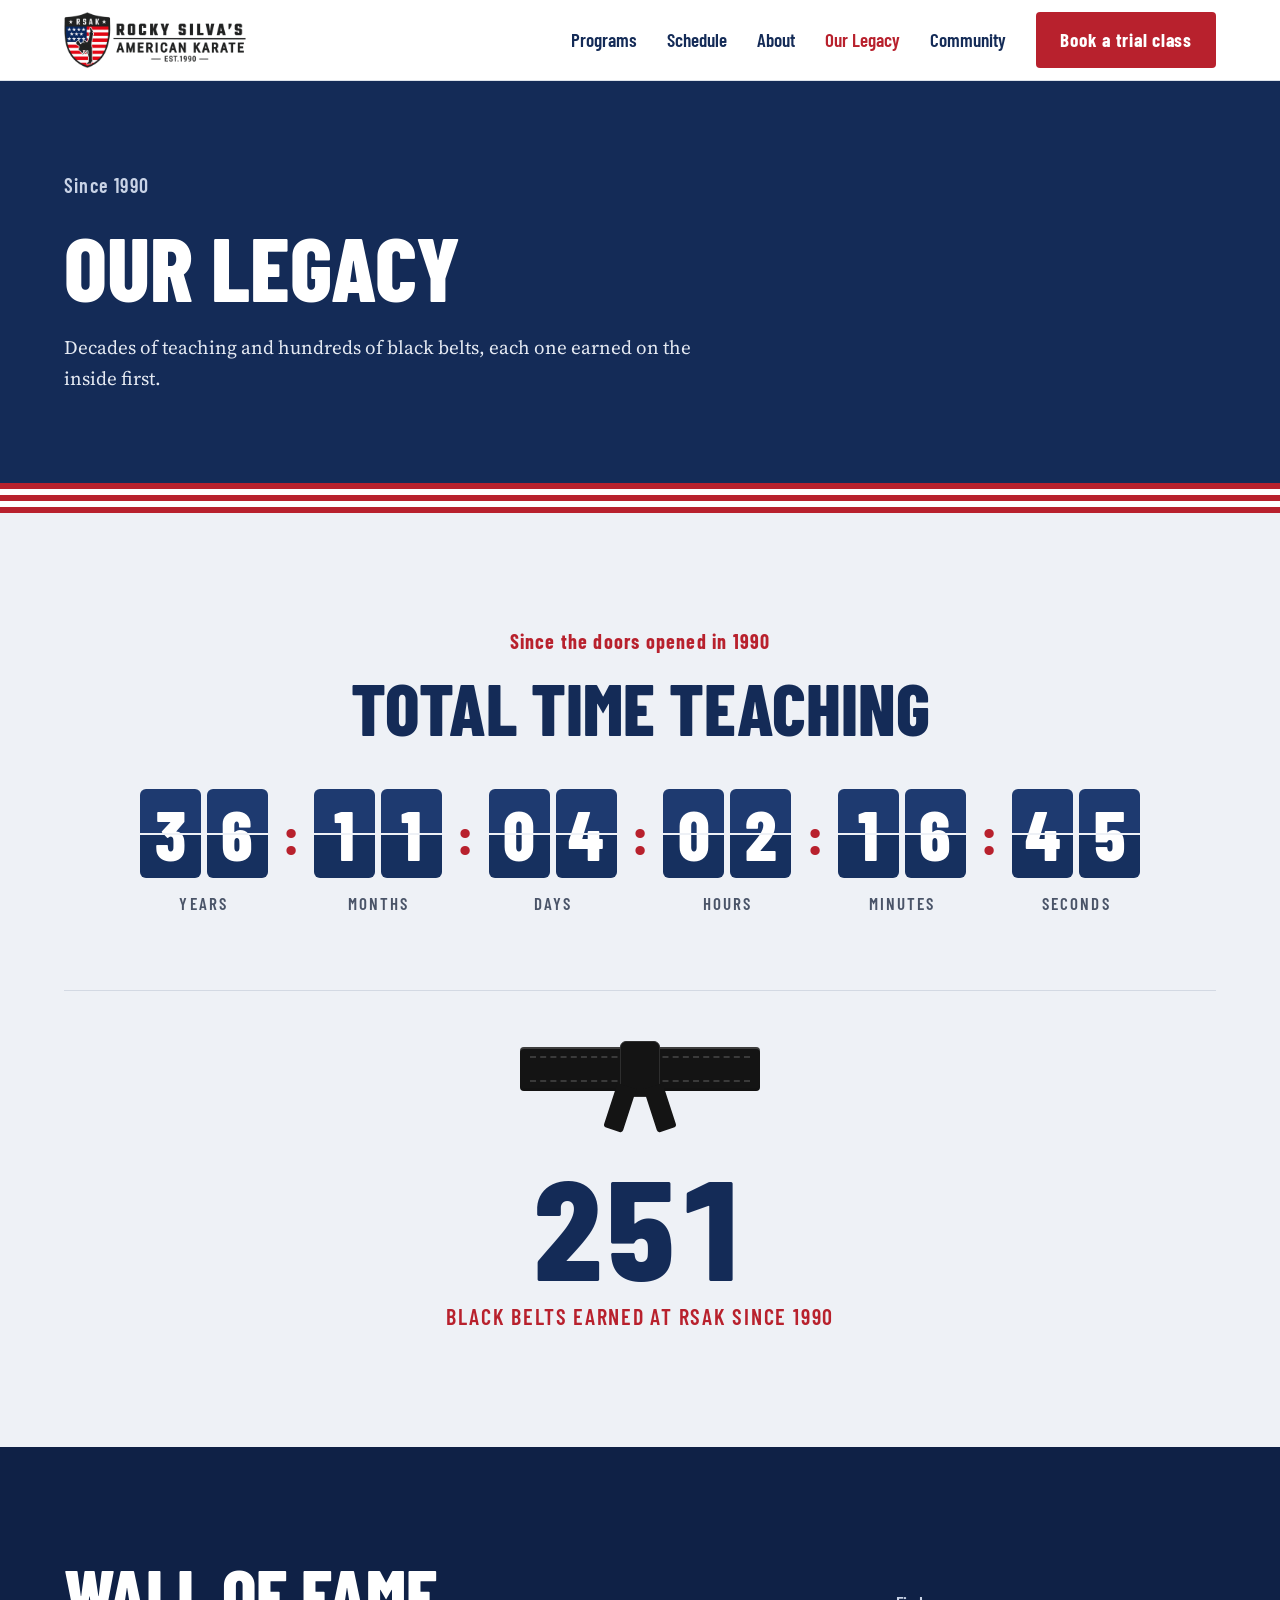
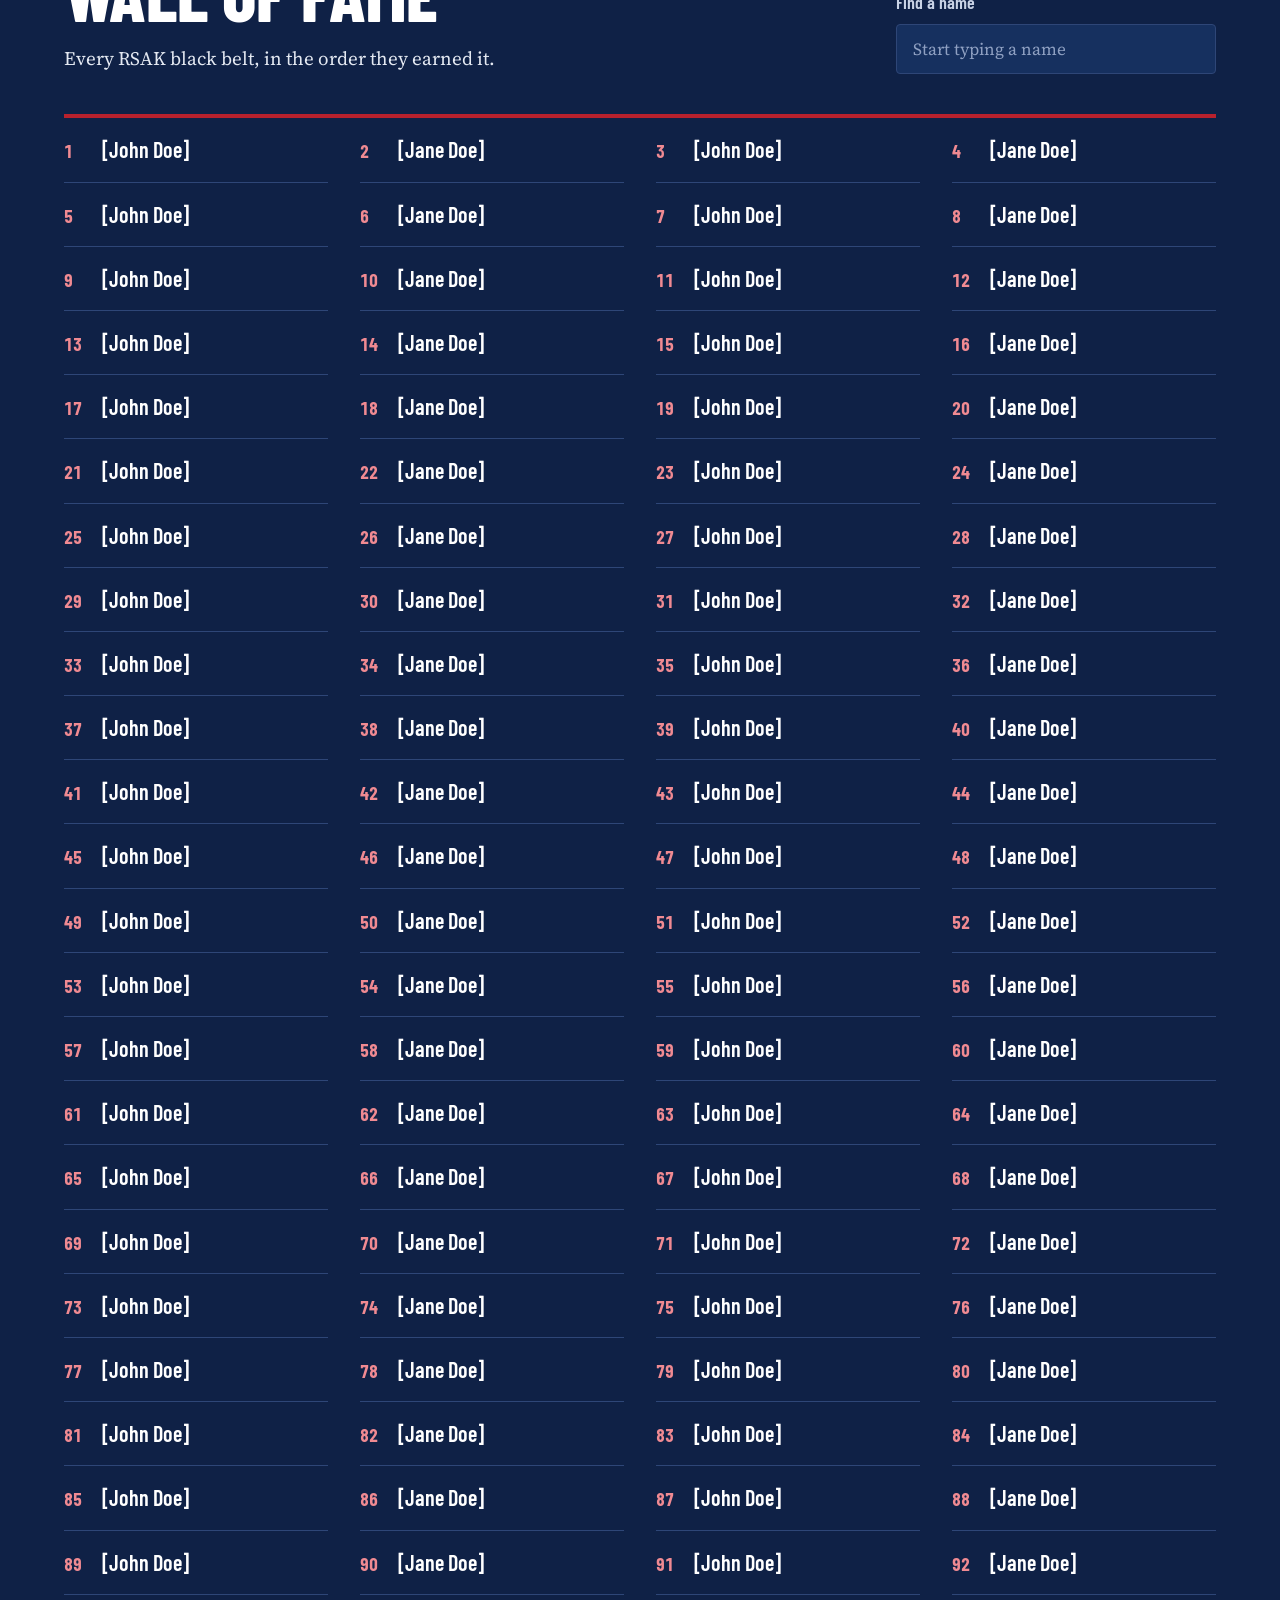
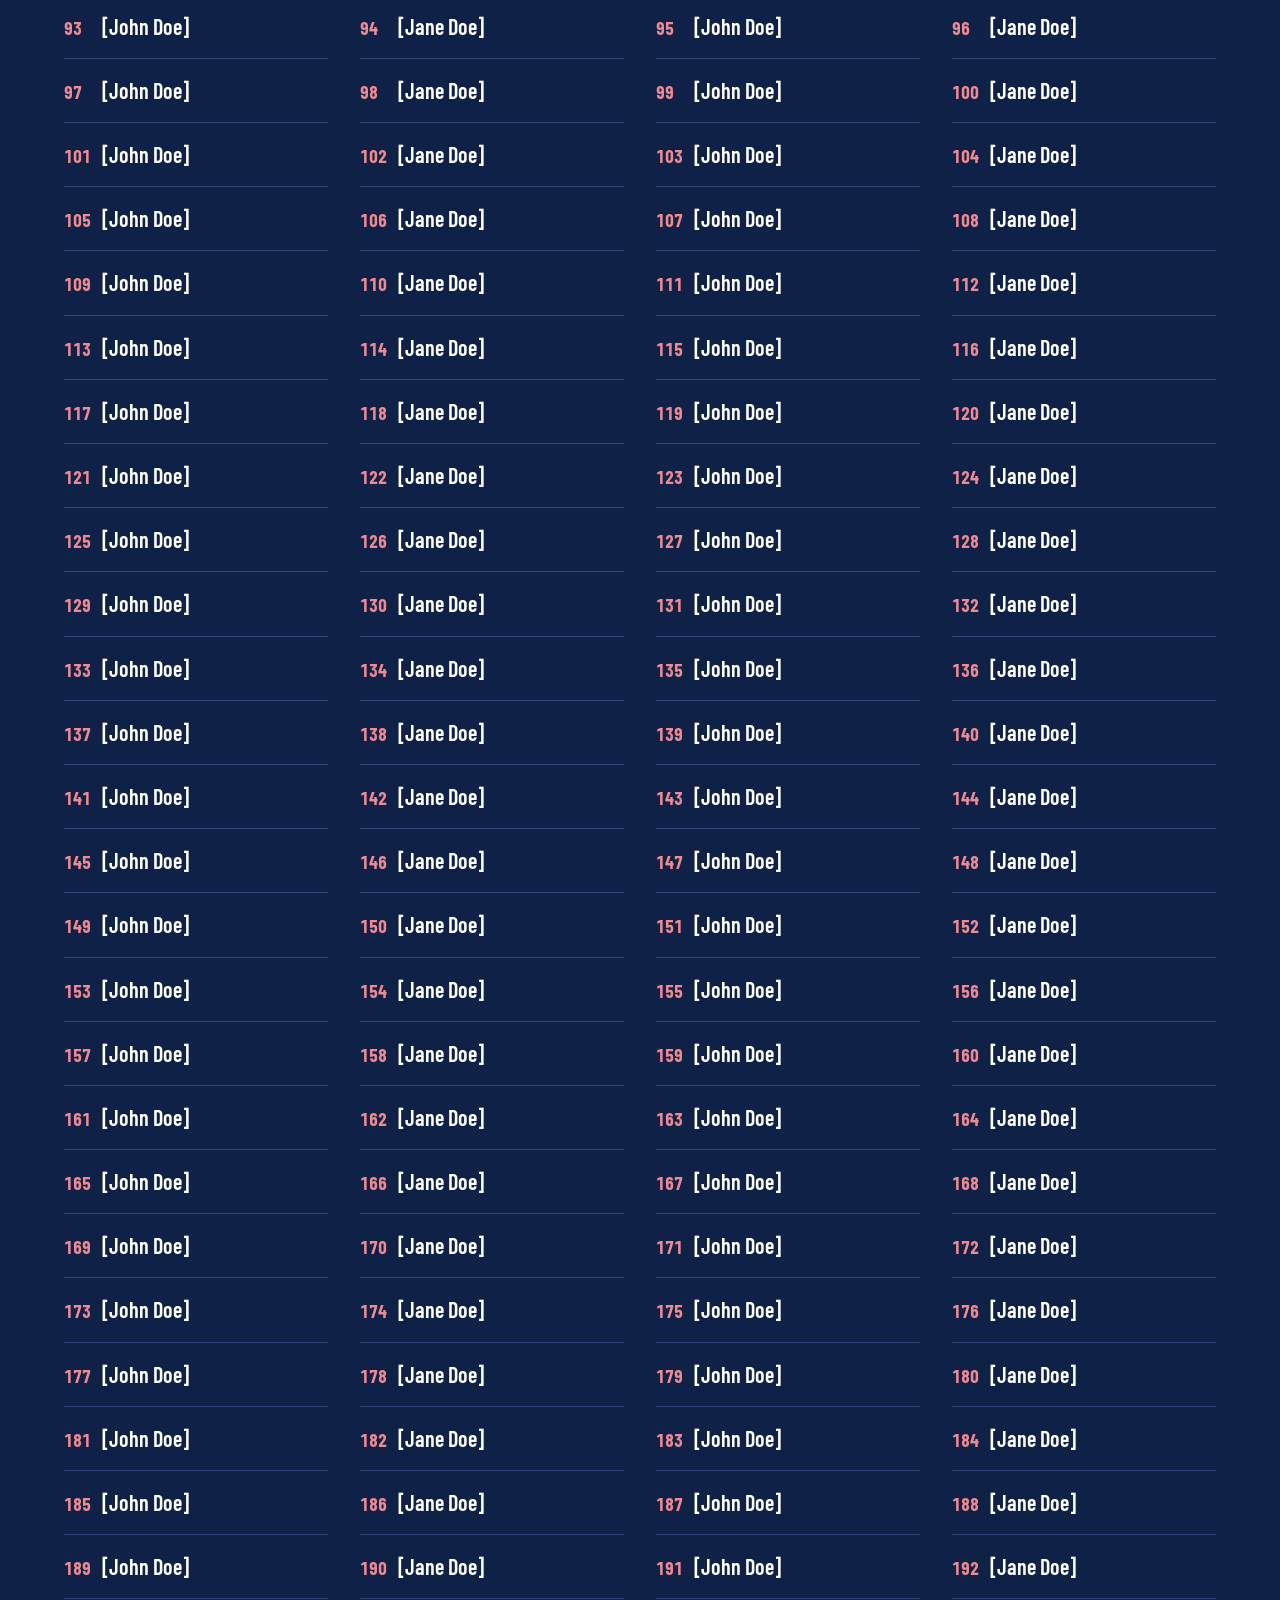
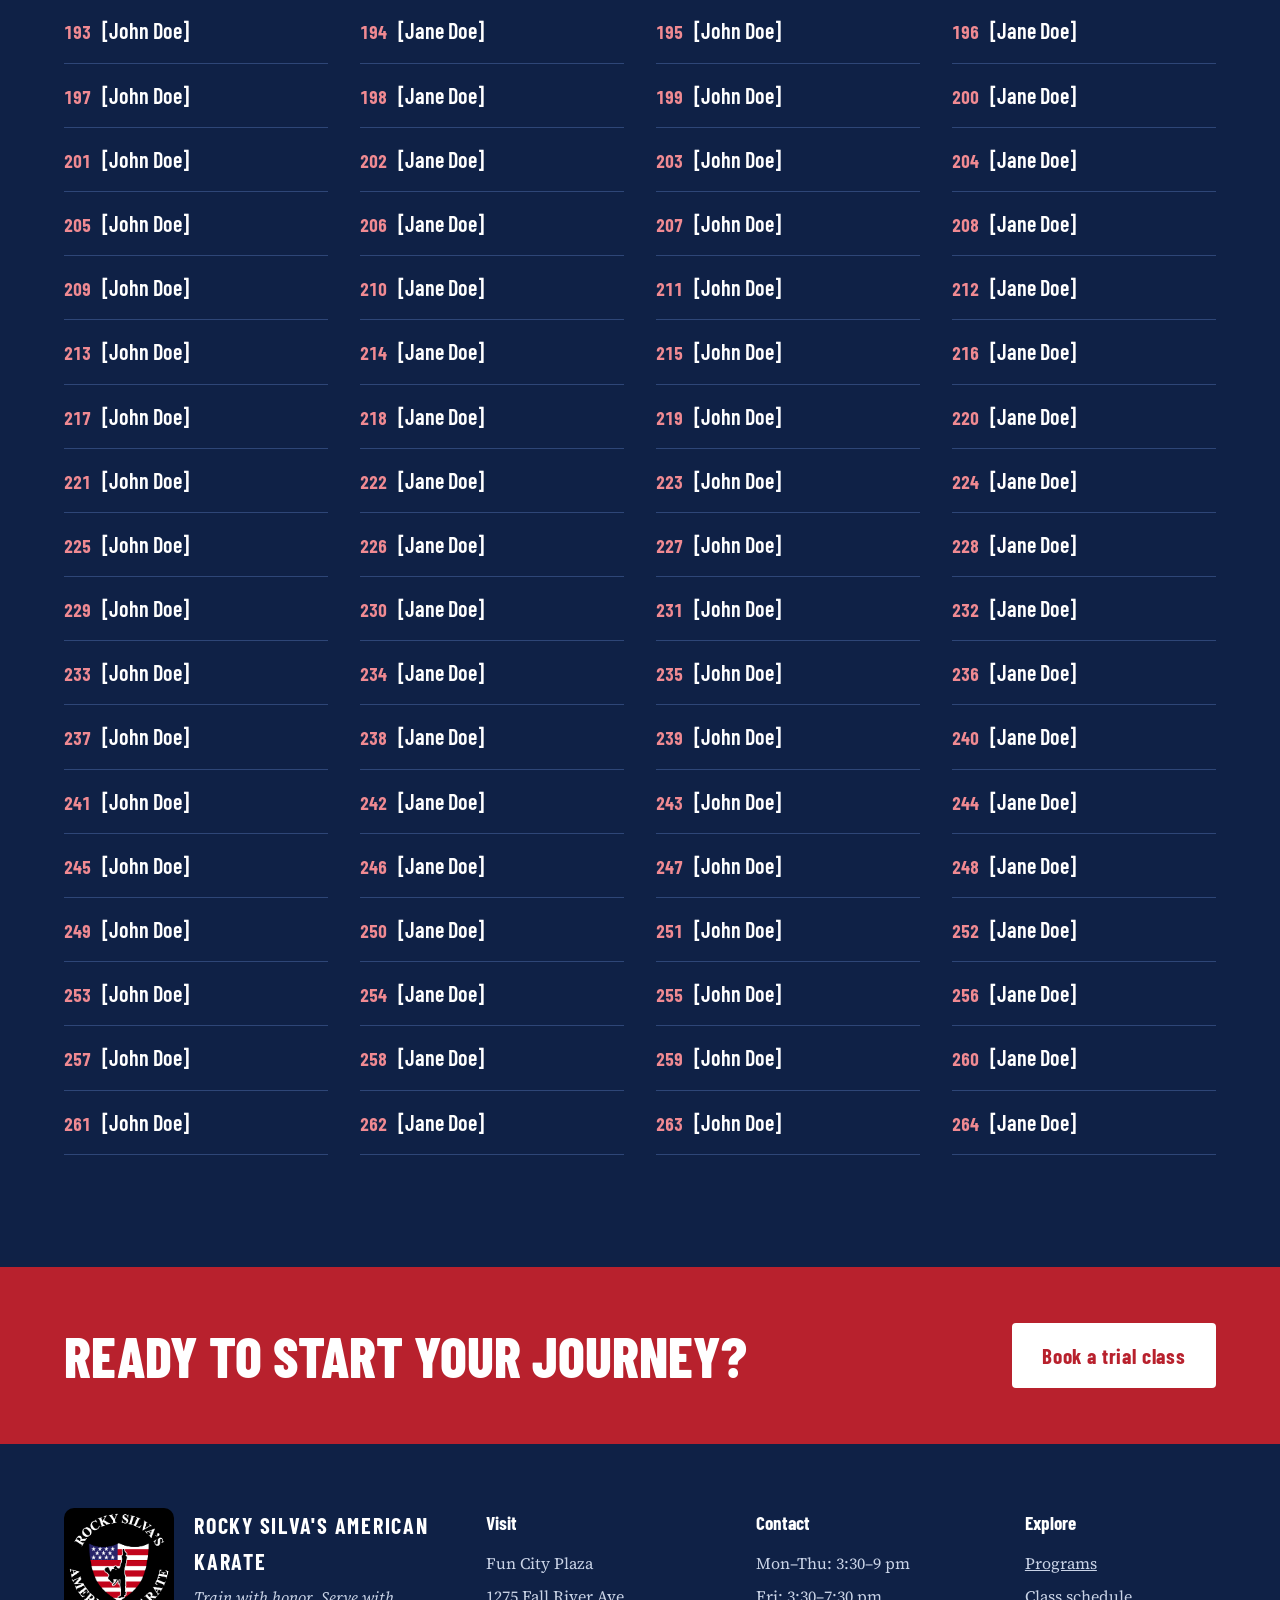
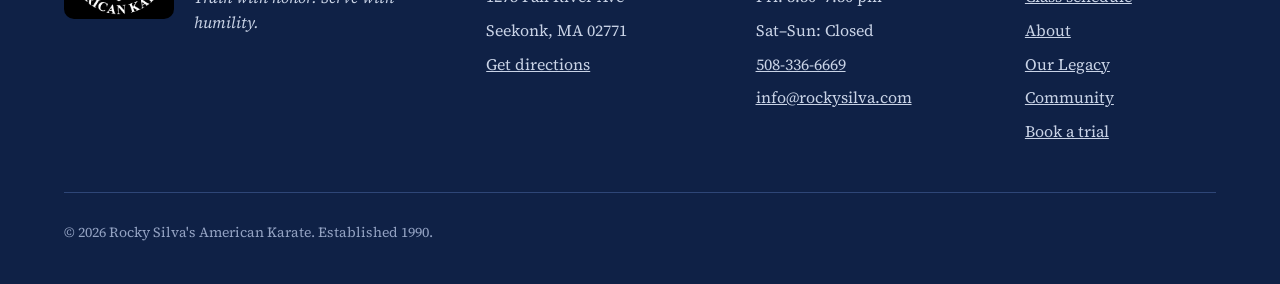
<file: legacy.html>
<!doctype html>
<html lang="en">
<head>
  <meta charset="utf-8">
  <meta name="viewport" content="width=device-width, initial-scale=1">
  <title>Our Legacy | Rocky Silva's American Karate</title>
  <meta name="description" content="The RSAK Wall of Fame: every black belt who has earned their rank at Rocky Silva's American Karate since 1990.">
  <link rel="icon" href="assets/favicon.png">
  <link rel="preconnect" href="https://fonts.googleapis.com">
  <link rel="preconnect" href="https://fonts.gstatic.com" crossorigin>
  <link href="https://fonts.googleapis.com/css2?family=Barlow+Condensed:wght@500;600;700;800&family=Source+Serif+4:ital,opsz,wght@0,8..60,400;0,8..60,600;1,8..60,400&display=swap" rel="stylesheet">
  <link rel="stylesheet" href="css/styles.css">
</head>
<body>

  <!-- ===== Header (same on every page) ===== -->
  <header class="site-header">
    <div class="container">
      <a href="index.html" class="brand" aria-label="Rocky Silva's American Karate home">
        <img src="assets/logo-horizontal.png" alt="Rocky Silva's American Karate, established 1990">
      </a>
      <button class="nav-toggle" aria-label="Open menu" aria-expanded="false" aria-controls="site-nav">
        <svg width="28" height="28" viewBox="0 0 24 24" fill="none" stroke="currentColor" stroke-width="2" stroke-linecap="round"><path d="M3 6h18M3 12h18M3 18h18"/></svg>
      </button>
      <nav class="nav" id="site-nav">
        <a href="index.html#programs">Programs</a>
        <a href="schedule.html">Schedule</a>
        <a href="about.html">About</a>
        <a href="legacy.html" aria-current="page">Our Legacy</a>
        <a href="community.html">Community</a>
        <a href="index.html#trial" class="btn btn--red">Book a trial class</a>
      </nav>
    </div>
  </header>

  <main>

    <section class="page-hero">
      <div class="container">
        <p class="hero-kicker">Since 1990</p>
        <h1>Our legacy</h1>
        <p class="lead">Decades of teaching and hundreds of black belts, each one earned on the inside first.</p>
      </div>
      <div class="stripes" aria-hidden="true"><span></span><span></span><span></span><span></span><span></span></div>
    </section>

    <!-- ===== Time teaching counter + black belt count ===== -->
    <section class="section section--mist counter-section">
      <div class="container">
        <p class="kicker">Since the doors opened in 1990</p>
        <h2 class="headline">Total time teaching</h2>
        <div class="flip-counter" data-start="1990-01-01T00:00:00" role="timer" aria-label="Time Mr. Silva has been teaching since 1990"></div>

        <div class="bb-count">
          <div class="belt-tied">
            <div class="beltbar beltbar--dark" style="--belt: var(--belt-black)"></div>
            <span class="belt-knot" aria-hidden="true"></span>
          </div>
          <p class="bb-number"><span class="count-up" id="bb-total" data-target="0">0</span></p>
          <p class="bb-label">Black belts earned at RSAK since 1990</p>
        </div>
      </div>
    </section>

    <!-- ===== Wall of Fame ===== -->
    <section id="wall-of-fame" class="section section--navy">
      <div class="container">
        <div class="wall-head">
          <div>
            <h2 class="headline">Wall of Fame</h2>
            <p class="lead">Every RSAK black belt, in the order they earned it.</p>
          </div>
          <div class="wall-search">
            <label for="wall-search">Find a name</label>
            <input id="wall-search" type="search" placeholder="Start typing a name" autocomplete="off">
          </div>
        </div>
        <ol class="wall" id="wall"></ol>
        <p class="wall-empty" id="wall-empty" hidden>No black belts match that name.</p>
      </div>
    </section>

    <section class="cta-band">
      <div class="container">
        <h2>Ready to start your journey?</h2>
        <a href="index.html#trial" class="btn">Book a trial class</a>
      </div>
    </section>

  </main>

  <!-- ===== Footer (same on every page) ===== -->
  <footer class="site-footer">
    <div class="container">
      <div class="footer-top">
        <div class="footer-brand">
          <img src="assets/logo-round.png" alt="Rocky Silva's American Karate round logo">
          <div>
            <strong>ROCKY SILVA'S AMERICAN KARATE</strong>
            <em>Train with honor. Serve with humility.</em>
          </div>
        </div>
        <div class="footer-col">
          <h3>Visit</h3>
          <span>Fun City Plaza</span>
          <span>1275 Fall River Ave</span>
          <span>Seekonk, MA 02771</span>
          <a href="https://www.google.com/maps/search/?api=1&amp;query=1275+Fall+River+Ave+Seekonk+MA+02771" target="_blank" rel="noopener">Get directions</a>
        </div>
        <div class="footer-col">
          <h3>Contact</h3>
          <span>Mon–Thu: 3:30–9 pm</span>
          <span>Fri: 3:30–7:30 pm</span>
          <span>Sat–Sun: Closed</span>
          <a href="tel:+15083366669">508-336-6669</a>
          <a href="mailto:info@rockysilva.com">info@rockysilva.com</a>
        </div>
        <div class="footer-col">
          <h3>Explore</h3>
          <a href="index.html#programs">Programs</a>
          <a href="schedule.html">Class schedule</a>
          <a href="about.html">About</a>
          <a href="legacy.html">Our Legacy</a>
          <a href="community.html">Community</a>
          <a href="index.html#trial">Book a trial</a>
        </div>
      </div>
      <p class="copyright">© <span id="year">2026</span> Rocky Silva's American Karate. Established 1990.</p>
    </div>
  </footer>

  <script src="js/black-belts.js"></script>
  <script src="js/main.js"></script>
</body>
</html>
</file>
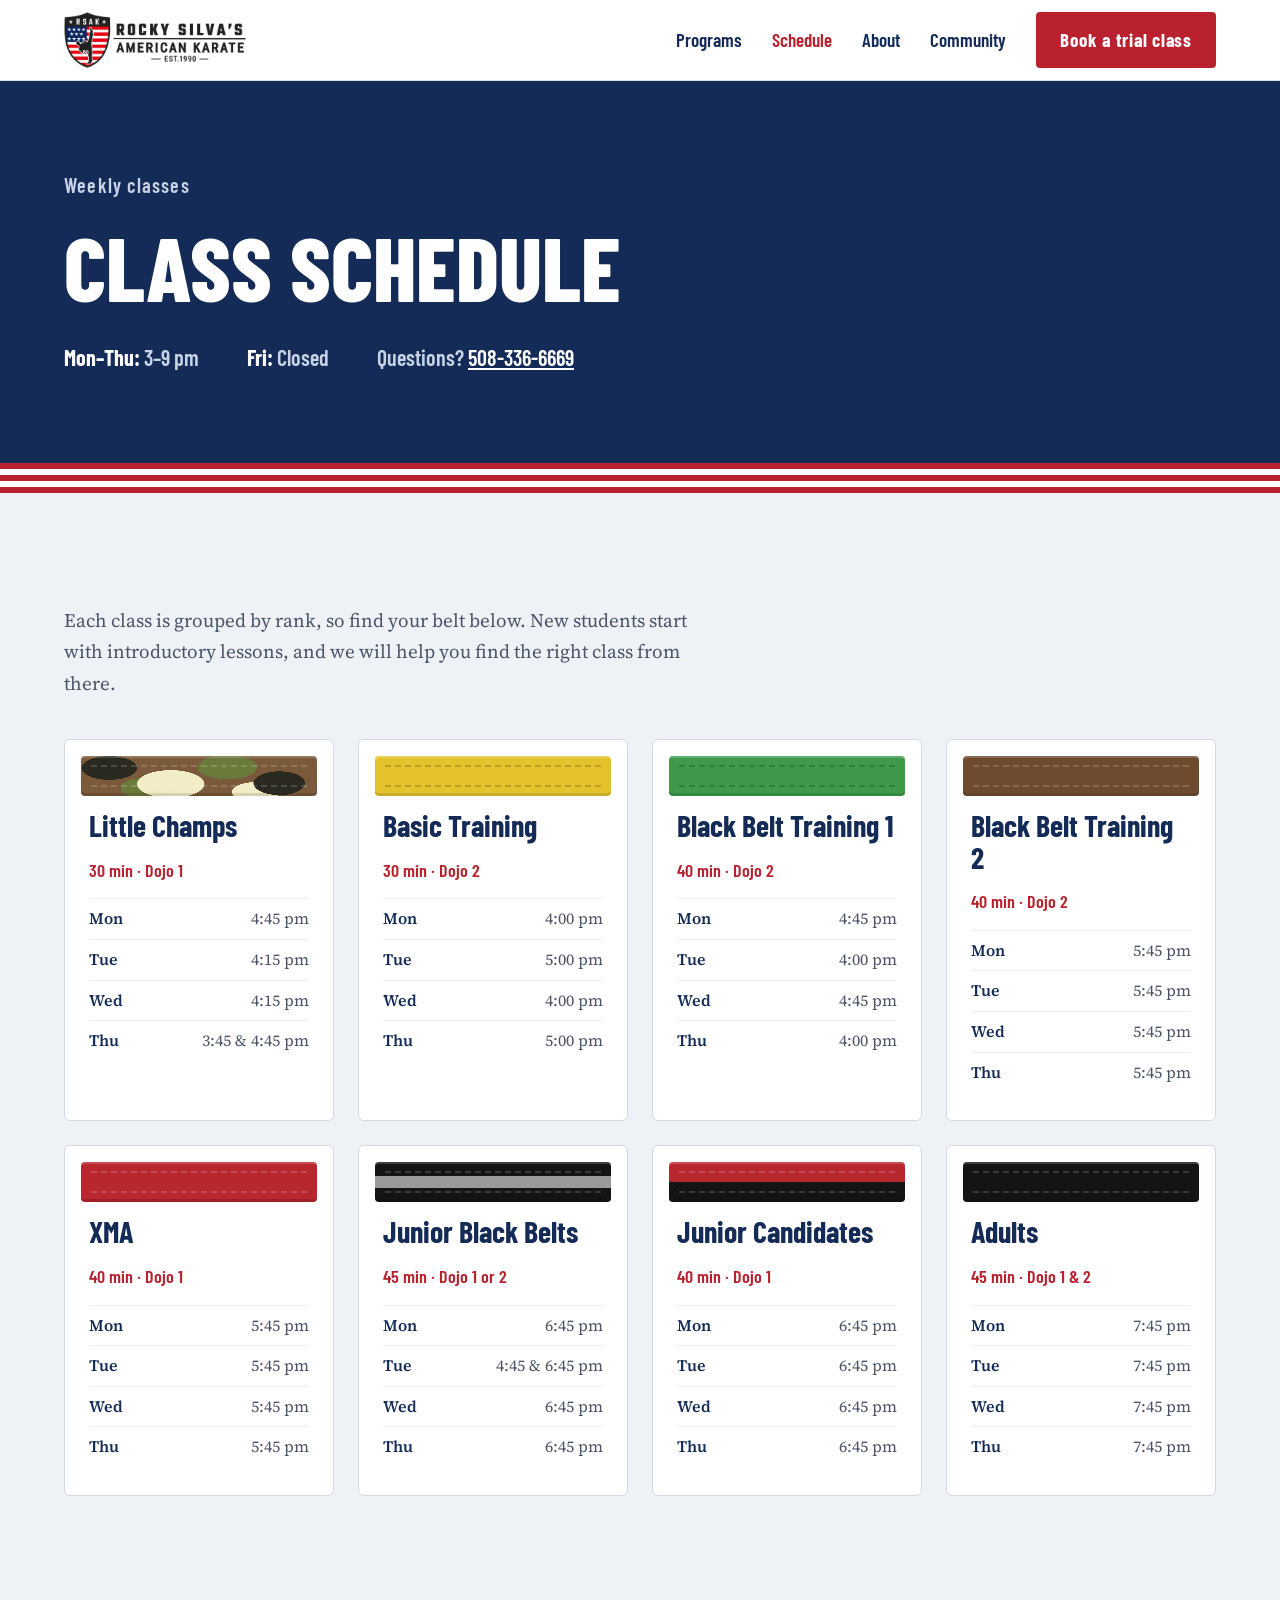
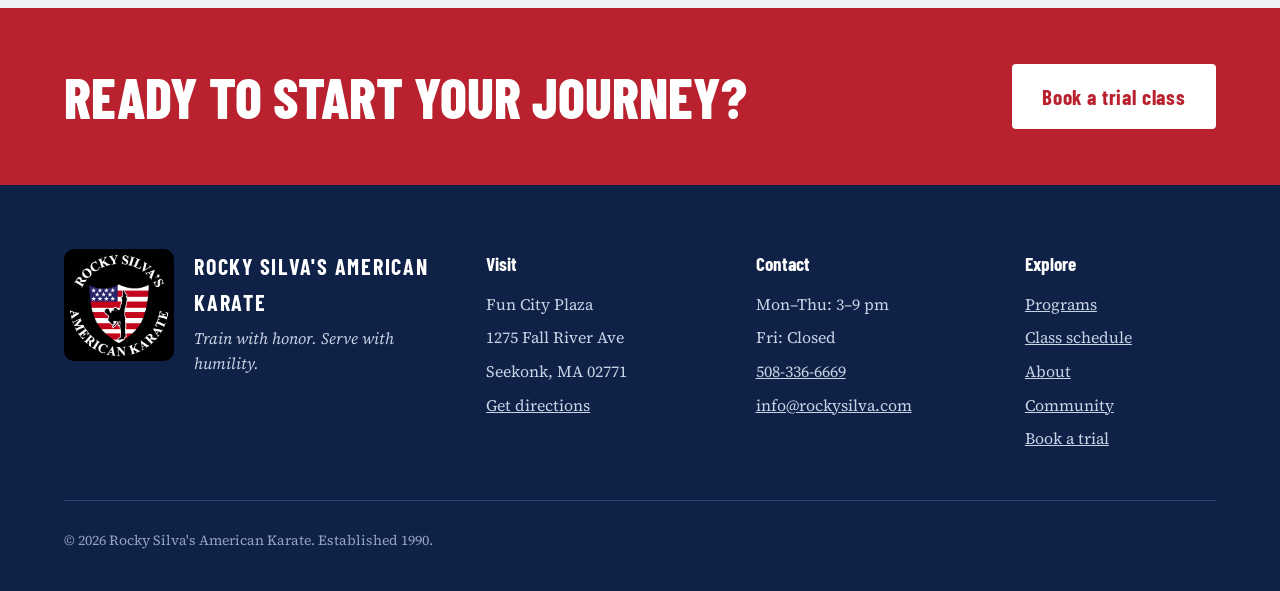
<file: schedule (2).html>
<!doctype html>
<html lang="en">
<head>
  <meta charset="utf-8">
  <meta name="viewport" content="width=device-width, initial-scale=1">
  <title>Class Schedule | Rocky Silva's American Karate</title>
  <meta name="description" content="Weekly class times for Little Champs, Basic Training, Black Belt Training, XMA, Junior and Adult classes at RSAK in Seekonk, MA.">
  <link rel="icon" href="assets/favicon.png">
  <link rel="preconnect" href="https://fonts.googleapis.com">
  <link rel="preconnect" href="https://fonts.gstatic.com" crossorigin>
  <link href="https://fonts.googleapis.com/css2?family=Barlow+Condensed:wght@500;600;700;800&family=Source+Serif+4:ital,opsz,wght@0,8..60,400;0,8..60,600;1,8..60,400&display=swap" rel="stylesheet">
  <link rel="stylesheet" href="css/styles.css">
</head>
<body>

  <!-- ===== Header (same on every page) ===== -->
  <header class="site-header">
    <div class="container">
      <a href="index.html" class="brand" aria-label="Rocky Silva's American Karate home">
        <img src="assets/logo-horizontal.png" alt="Rocky Silva's American Karate, established 1990">
      </a>
      <button class="nav-toggle" aria-label="Open menu" aria-expanded="false" aria-controls="site-nav">
        <svg width="28" height="28" viewBox="0 0 24 24" fill="none" stroke="currentColor" stroke-width="2" stroke-linecap="round"><path d="M3 6h18M3 12h18M3 18h18"/></svg>
      </button>
      <nav class="nav" id="site-nav">
        <a href="index.html#programs">Programs</a>
        <a href="schedule.html" aria-current="page">Schedule</a>
        <a href="about.html">About</a>
        <a href="community.html">Community</a>
        <a href="index.html#trial" class="btn btn--red">Book a trial class</a>
      </nav>
    </div>
  </header>

  <main>

    <section class="page-hero">
      <div class="container">
        <p class="hero-kicker">Weekly classes</p>
        <h1>Class schedule</h1>
        <div class="hours-bar">
          <span><strong>Mon–Thu:</strong> 3–9 pm</span>
          <span><strong>Fri:</strong> Closed</span>
          <span>Questions? <a href="tel:+15083366669" style="color: var(--white)">508-336-6669</a></span>
        </div>
      </div>
      <div class="stripes" aria-hidden="true"><span></span><span></span><span></span><span></span><span></span></div>
    </section>

    <section class="section section--mist">
      <div class="container">
        <p class="lead" style="margin-bottom: 40px">Each class is grouped by rank, so find your belt below. New students start with introductory lessons, and we will help you find the right class from there.</p>
        <div class="classes">
          <article class="class-card">
            <div class="beltbar beltbar--camo beltbar--dark" style=""></div>
            <h3>Little Champs</h3>
            <p class="class-meta" style="margin: 0">30 min · Dojo 1</p>
            <dl class="class-times">
              <div><dt>Mon</dt><dd>4:45 pm</dd></div>
              <div><dt>Tue</dt><dd>4:15 pm</dd></div>
              <div><dt>Wed</dt><dd>4:15 pm</dd></div>
              <div><dt>Thu</dt><dd>3:45 & 4:45 pm</dd></div>
            </dl>
          </article>
          <article class="class-card">
            <div class="beltbar " style="--belt: var(--belt-yellow)"></div>
            <h3>Basic Training</h3>
            <p class="class-meta" style="margin: 0">30 min · Dojo 2</p>
            <dl class="class-times">
              <div><dt>Mon</dt><dd>4:00 pm</dd></div>
              <div><dt>Tue</dt><dd>5:00 pm</dd></div>
              <div><dt>Wed</dt><dd>4:00 pm</dd></div>
              <div><dt>Thu</dt><dd>5:00 pm</dd></div>
            </dl>
          </article>
          <article class="class-card">
            <div class="beltbar " style="--belt: var(--belt-green)"></div>
            <h3>Black Belt Training 1</h3>
            <p class="class-meta" style="margin: 0">40 min · Dojo 2</p>
            <dl class="class-times">
              <div><dt>Mon</dt><dd>4:45 pm</dd></div>
              <div><dt>Tue</dt><dd>4:00 pm</dd></div>
              <div><dt>Wed</dt><dd>4:45 pm</dd></div>
              <div><dt>Thu</dt><dd>4:00 pm</dd></div>
            </dl>
          </article>
          <article class="class-card">
            <div class="beltbar beltbar--dark" style="--belt: var(--belt-brown)"></div>
            <h3>Black Belt Training 2</h3>
            <p class="class-meta" style="margin: 0">40 min · Dojo 2</p>
            <dl class="class-times">
              <div><dt>Mon</dt><dd>5:45 pm</dd></div>
              <div><dt>Tue</dt><dd>5:45 pm</dd></div>
              <div><dt>Wed</dt><dd>5:45 pm</dd></div>
              <div><dt>Thu</dt><dd>5:45 pm</dd></div>
            </dl>
          </article>
          <article class="class-card">
            <div class="beltbar beltbar--dark" style="--belt: var(--belt-red)"></div>
            <h3>XMA</h3>
            <p class="class-meta" style="margin: 0">40 min · Dojo 1</p>
            <dl class="class-times">
              <div><dt>Mon</dt><dd>5:45 pm</dd></div>
              <div><dt>Tue</dt><dd>5:45 pm</dd></div>
              <div><dt>Wed</dt><dd>5:45 pm</dd></div>
              <div><dt>Thu</dt><dd>5:45 pm</dd></div>
            </dl>
          </article>
          <article class="class-card">
            <div class="beltbar beltbar--stripe beltbar--dark" style="--belt: var(--belt-black); --stripe: var(--belt-gray)"></div>
            <h3>Junior Black Belts</h3>
            <p class="class-meta" style="margin: 0">45 min · Dojo 1 or 2</p>
            <dl class="class-times">
              <div><dt>Mon</dt><dd>6:45 pm</dd></div>
              <div><dt>Tue</dt><dd>4:45 & 6:45 pm</dd></div>
              <div><dt>Wed</dt><dd>6:45 pm</dd></div>
              <div><dt>Thu</dt><dd>6:45 pm</dd></div>
            </dl>
          </article>
          <article class="class-card">
            <div class="beltbar beltbar--split beltbar--dark" style="--belt: var(--belt-red); --belt2: var(--belt-black)"></div>
            <h3>Junior Candidates</h3>
            <p class="class-meta" style="margin: 0">40 min · Dojo 1</p>
            <dl class="class-times">
              <div><dt>Mon</dt><dd>6:45 pm</dd></div>
              <div><dt>Tue</dt><dd>6:45 pm</dd></div>
              <div><dt>Wed</dt><dd>6:45 pm</dd></div>
              <div><dt>Thu</dt><dd>6:45 pm</dd></div>
            </dl>
          </article>
          <article class="class-card">
            <div class="beltbar beltbar--dark" style="--belt: var(--belt-black)"></div>
            <h3>Adults</h3>
            <p class="class-meta" style="margin: 0">45 min · Dojo 1 & 2</p>
            <dl class="class-times">
              <div><dt>Mon</dt><dd>7:45 pm</dd></div>
              <div><dt>Tue</dt><dd>7:45 pm</dd></div>
              <div><dt>Wed</dt><dd>7:45 pm</dd></div>
              <div><dt>Thu</dt><dd>7:45 pm</dd></div>
            </dl>
          </article>
        </div>
      </div>
    </section>

    <section class="cta-band">
      <div class="container">
        <h2>Ready to start your journey?</h2>
        <a href="index.html#trial" class="btn">Book a trial class</a>
      </div>
    </section>

  </main>

  <!-- ===== Footer (same on every page) ===== -->
  <footer class="site-footer">
    <div class="container">
      <div class="footer-top">
        <div class="footer-brand">
          <img src="assets/logo-round.png" alt="Rocky Silva's American Karate round logo">
          <div>
            <strong>ROCKY SILVA'S AMERICAN KARATE</strong>
            <em>Train with honor. Serve with humility.</em>
          </div>
        </div>
        <div class="footer-col">
          <h3>Visit</h3>
          <span>Fun City Plaza</span>
          <span>1275 Fall River Ave</span>
          <span>Seekonk, MA 02771</span>
          <a href="https://www.google.com/maps/search/?api=1&amp;query=1275+Fall+River+Ave+Seekonk+MA+02771" target="_blank" rel="noopener">Get directions</a>
        </div>
        <div class="footer-col">
          <h3>Contact</h3>
          <span>Mon–Thu: 3–9 pm</span>
          <span>Fri: Closed</span>
          <a href="tel:+15083366669">508-336-6669</a>
          <a href="mailto:info@rockysilva.com">info@rockysilva.com</a>
        </div>
        <div class="footer-col">
          <h3>Explore</h3>
          <a href="index.html#programs">Programs</a>
          <a href="schedule.html">Class schedule</a>
          <a href="about.html">About</a>
          <a href="community.html">Community</a>
          <a href="index.html#trial">Book a trial</a>
        </div>
      </div>
      <p class="copyright">© <span id="year">2026</span> Rocky Silva's American Karate. Established 1990.</p>
    </div>
  </footer>

  <script src="js/main.js"></script>
</body>
</html>
</file>
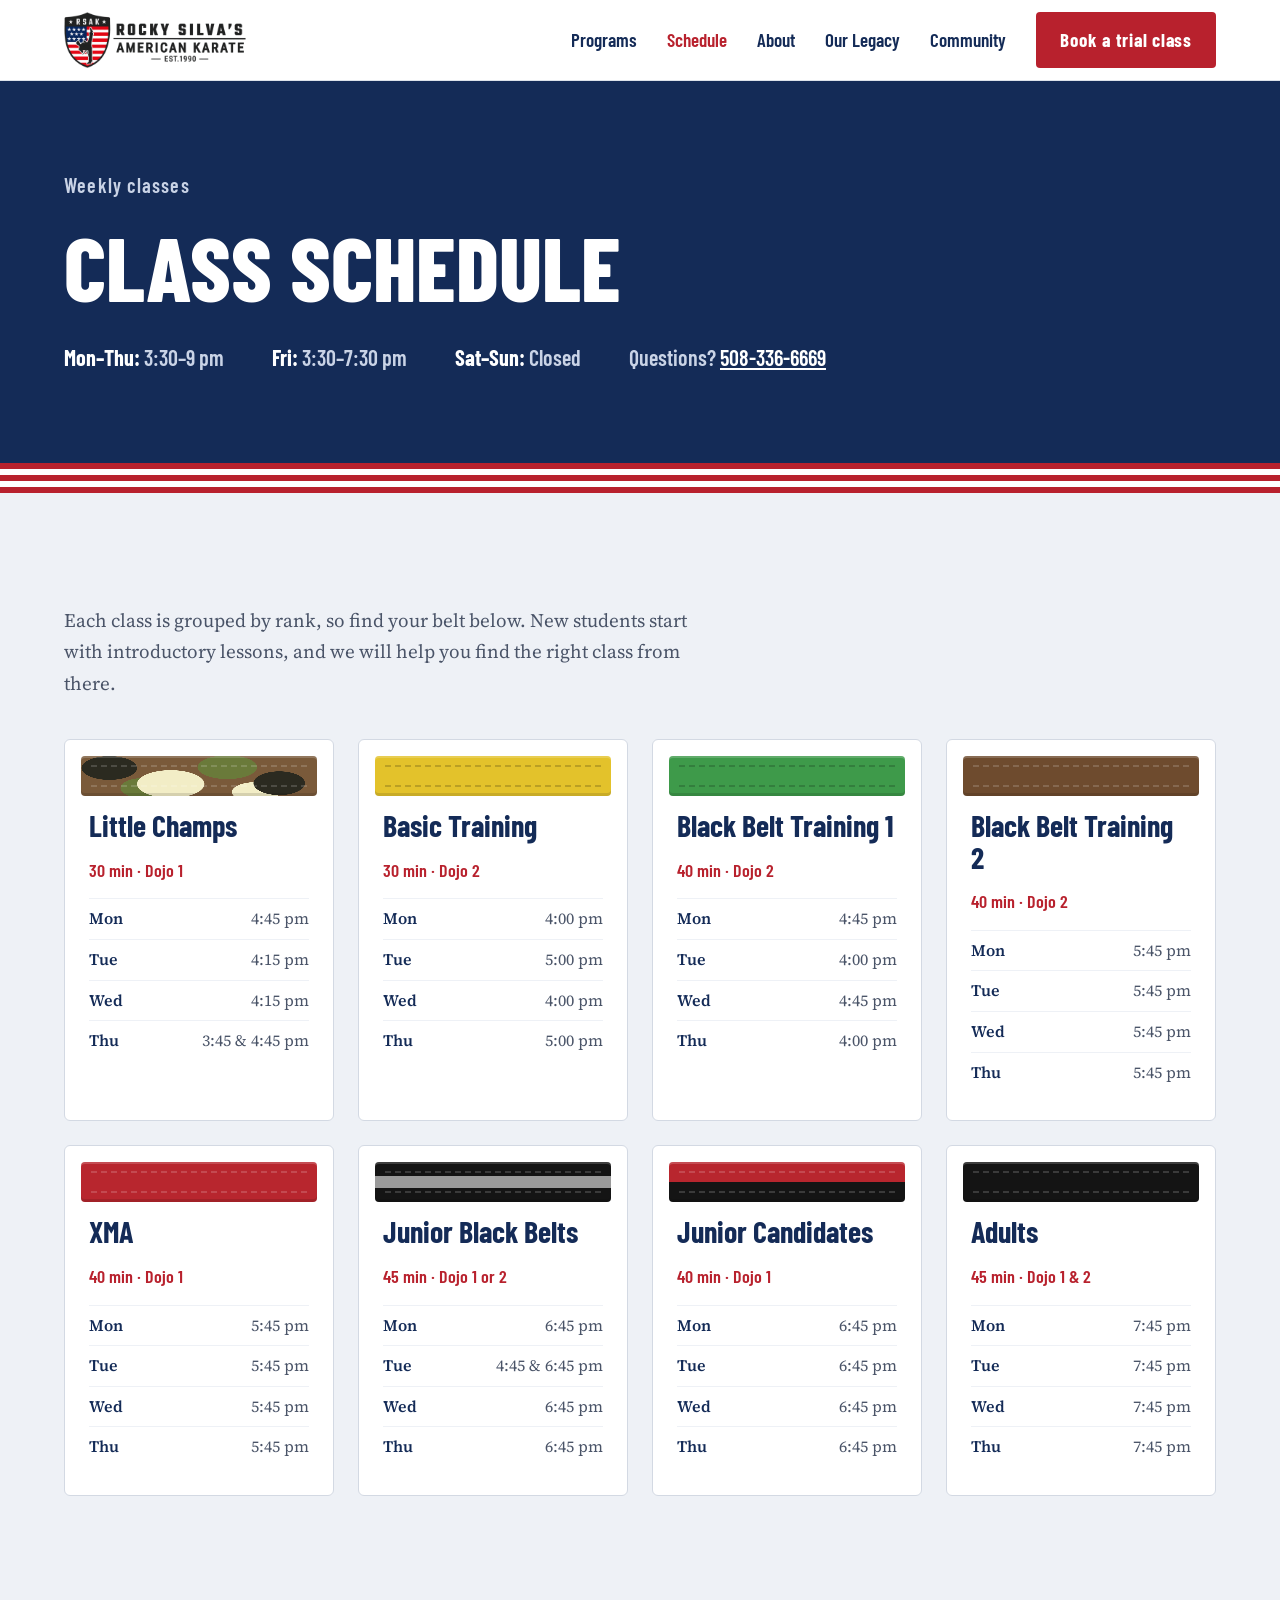
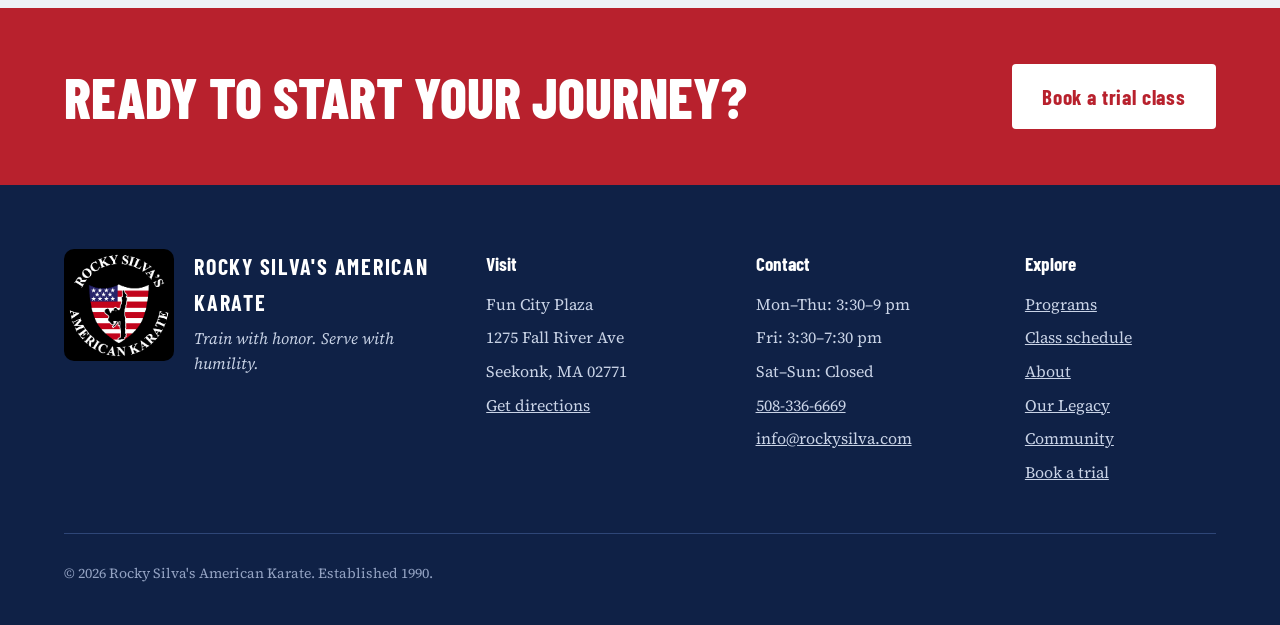
<file: schedule.html>
<!doctype html>
<html lang="en">
<head>
  <meta charset="utf-8">
  <meta name="viewport" content="width=device-width, initial-scale=1">
  <title>Class Schedule | Rocky Silva's American Karate</title>
  <meta name="description" content="Weekly class times for Little Champs, Basic Training, Black Belt Training, XMA, Junior and Adult classes at RSAK in Seekonk, MA.">
  <link rel="icon" href="assets/favicon.png">
  <link rel="preconnect" href="https://fonts.googleapis.com">
  <link rel="preconnect" href="https://fonts.gstatic.com" crossorigin>
  <link href="https://fonts.googleapis.com/css2?family=Barlow+Condensed:wght@500;600;700;800&family=Source+Serif+4:ital,opsz,wght@0,8..60,400;0,8..60,600;1,8..60,400&display=swap" rel="stylesheet">
  <link rel="stylesheet" href="css/styles.css">
</head>
<body>

  <!-- ===== Header (same on every page) ===== -->
  <header class="site-header">
    <div class="container">
      <a href="index.html" class="brand" aria-label="Rocky Silva's American Karate home">
        <img src="assets/logo-horizontal.png" alt="Rocky Silva's American Karate, established 1990">
      </a>
      <button class="nav-toggle" aria-label="Open menu" aria-expanded="false" aria-controls="site-nav">
        <svg width="28" height="28" viewBox="0 0 24 24" fill="none" stroke="currentColor" stroke-width="2" stroke-linecap="round"><path d="M3 6h18M3 12h18M3 18h18"/></svg>
      </button>
      <nav class="nav" id="site-nav">
        <a href="index.html#programs">Programs</a>
        <a href="schedule.html" aria-current="page">Schedule</a>
        <a href="about.html">About</a>
        <a href="legacy.html">Our Legacy</a>
        <a href="community.html">Community</a>
        <a href="index.html#trial" class="btn btn--red">Book a trial class</a>
      </nav>
    </div>
  </header>

  <main>

    <section class="page-hero">
      <div class="container">
        <p class="hero-kicker">Weekly classes</p>
        <h1>Class schedule</h1>
        <div class="hours-bar">
          <span><strong>Mon–Thu:</strong> 3:30–9 pm</span>
          <span><strong>Fri:</strong> 3:30–7:30 pm</span>
          <span><strong>Sat–Sun:</strong> Closed</span>
          <span>Questions? <a href="tel:+15083366669" style="color: var(--white)">508-336-6669</a></span>
        </div>
      </div>
      <div class="stripes" aria-hidden="true"><span></span><span></span><span></span><span></span><span></span></div>
    </section>

    <section class="section section--mist">
      <div class="container">
        <p class="lead" style="margin-bottom: 40px">Each class is grouped by rank, so find your belt below. New students start with introductory lessons, and we will help you find the right class from there.</p>
        <div class="classes">
          <article class="class-card">
            <div class="beltbar beltbar--camo beltbar--dark" style=""></div>
            <h3>Little Champs</h3>
            <p class="class-meta" style="margin: 0">30 min · Dojo 1</p>
            <dl class="class-times">
              <div><dt>Mon</dt><dd>4:45 pm</dd></div>
              <div><dt>Tue</dt><dd>4:15 pm</dd></div>
              <div><dt>Wed</dt><dd>4:15 pm</dd></div>
              <div><dt>Thu</dt><dd>3:45 & 4:45 pm</dd></div>
            </dl>
          </article>
          <article class="class-card">
            <div class="beltbar " style="--belt: var(--belt-yellow)"></div>
            <h3>Basic Training</h3>
            <p class="class-meta" style="margin: 0">30 min · Dojo 2</p>
            <dl class="class-times">
              <div><dt>Mon</dt><dd>4:00 pm</dd></div>
              <div><dt>Tue</dt><dd>5:00 pm</dd></div>
              <div><dt>Wed</dt><dd>4:00 pm</dd></div>
              <div><dt>Thu</dt><dd>5:00 pm</dd></div>
            </dl>
          </article>
          <article class="class-card">
            <div class="beltbar " style="--belt: var(--belt-green)"></div>
            <h3>Black Belt Training 1</h3>
            <p class="class-meta" style="margin: 0">40 min · Dojo 2</p>
            <dl class="class-times">
              <div><dt>Mon</dt><dd>4:45 pm</dd></div>
              <div><dt>Tue</dt><dd>4:00 pm</dd></div>
              <div><dt>Wed</dt><dd>4:45 pm</dd></div>
              <div><dt>Thu</dt><dd>4:00 pm</dd></div>
            </dl>
          </article>
          <article class="class-card">
            <div class="beltbar beltbar--dark" style="--belt: var(--belt-brown)"></div>
            <h3>Black Belt Training 2</h3>
            <p class="class-meta" style="margin: 0">40 min · Dojo 2</p>
            <dl class="class-times">
              <div><dt>Mon</dt><dd>5:45 pm</dd></div>
              <div><dt>Tue</dt><dd>5:45 pm</dd></div>
              <div><dt>Wed</dt><dd>5:45 pm</dd></div>
              <div><dt>Thu</dt><dd>5:45 pm</dd></div>
            </dl>
          </article>
          <article class="class-card">
            <div class="beltbar beltbar--dark" style="--belt: var(--belt-red)"></div>
            <h3>XMA</h3>
            <p class="class-meta" style="margin: 0">40 min · Dojo 1</p>
            <dl class="class-times">
              <div><dt>Mon</dt><dd>5:45 pm</dd></div>
              <div><dt>Tue</dt><dd>5:45 pm</dd></div>
              <div><dt>Wed</dt><dd>5:45 pm</dd></div>
              <div><dt>Thu</dt><dd>5:45 pm</dd></div>
            </dl>
          </article>
          <article class="class-card">
            <div class="beltbar beltbar--stripe beltbar--dark" style="--belt: var(--belt-black); --stripe: var(--belt-gray)"></div>
            <h3>Junior Black Belts</h3>
            <p class="class-meta" style="margin: 0">45 min · Dojo 1 or 2</p>
            <dl class="class-times">
              <div><dt>Mon</dt><dd>6:45 pm</dd></div>
              <div><dt>Tue</dt><dd>4:45 & 6:45 pm</dd></div>
              <div><dt>Wed</dt><dd>6:45 pm</dd></div>
              <div><dt>Thu</dt><dd>6:45 pm</dd></div>
            </dl>
          </article>
          <article class="class-card">
            <div class="beltbar beltbar--split beltbar--dark" style="--belt: var(--belt-red); --belt2: var(--belt-black)"></div>
            <h3>Junior Candidates</h3>
            <p class="class-meta" style="margin: 0">40 min · Dojo 1</p>
            <dl class="class-times">
              <div><dt>Mon</dt><dd>6:45 pm</dd></div>
              <div><dt>Tue</dt><dd>6:45 pm</dd></div>
              <div><dt>Wed</dt><dd>6:45 pm</dd></div>
              <div><dt>Thu</dt><dd>6:45 pm</dd></div>
            </dl>
          </article>
          <article class="class-card">
            <div class="beltbar beltbar--dark" style="--belt: var(--belt-black)"></div>
            <h3>Adults</h3>
            <p class="class-meta" style="margin: 0">45 min · Dojo 1 & 2</p>
            <dl class="class-times">
              <div><dt>Mon</dt><dd>7:45 pm</dd></div>
              <div><dt>Tue</dt><dd>7:45 pm</dd></div>
              <div><dt>Wed</dt><dd>7:45 pm</dd></div>
              <div><dt>Thu</dt><dd>7:45 pm</dd></div>
            </dl>
          </article>
        </div>
      </div>
    </section>

    <section class="cta-band">
      <div class="container">
        <h2>Ready to start your journey?</h2>
        <a href="index.html#trial" class="btn">Book a trial class</a>
      </div>
    </section>

  </main>

  <!-- ===== Footer (same on every page) ===== -->
  <footer class="site-footer">
    <div class="container">
      <div class="footer-top">
        <div class="footer-brand">
          <img src="assets/logo-round.png" alt="Rocky Silva's American Karate round logo">
          <div>
            <strong>ROCKY SILVA'S AMERICAN KARATE</strong>
            <em>Train with honor. Serve with humility.</em>
          </div>
        </div>
        <div class="footer-col">
          <h3>Visit</h3>
          <span>Fun City Plaza</span>
          <span>1275 Fall River Ave</span>
          <span>Seekonk, MA 02771</span>
          <a href="https://www.google.com/maps/search/?api=1&amp;query=1275+Fall+River+Ave+Seekonk+MA+02771" target="_blank" rel="noopener">Get directions</a>
        </div>
        <div class="footer-col">
          <h3>Contact</h3>
          <span>Mon–Thu: 3:30–9 pm</span>
          <span>Fri: 3:30–7:30 pm</span>
          <span>Sat–Sun: Closed</span>
          <a href="tel:+15083366669">508-336-6669</a>
          <a href="mailto:info@rockysilva.com">info@rockysilva.com</a>
        </div>
        <div class="footer-col">
          <h3>Explore</h3>
          <a href="index.html#programs">Programs</a>
          <a href="schedule.html">Class schedule</a>
          <a href="about.html">About</a>
          <a href="legacy.html">Our Legacy</a>
          <a href="community.html">Community</a>
          <a href="index.html#trial">Book a trial</a>
        </div>
      </div>
      <p class="copyright">© <span id="year">2026</span> Rocky Silva's American Karate. Established 1990.</p>
    </div>
  </footer>

  <script src="js/main.js"></script>
</body>
</html>
</file>
<file: css/styles.css>
/* ===========================================
   Rocky Silva's American Karate - shared styles
   Every page links this file.
   =========================================== */

:root {
  color-scheme: light;

  --navy: #142B57;
  --navy-deep: #0F2146;
  --navy-line: #2E4677;
  --red: #B8212D;
  --red-dark: #971A24;
  --white: #FFFFFF;
  --mist: #EEF1F6;
  --ink: #1B2233;
  --slate: #4A5468;
  --muted: #6A7385;
  --soft: #C9D3E6;
  --border: #D3D9E3;

  /* real belt colors */
  --belt-white: #F7F7F4;
  --belt-yellow: #E3C22B;
  --belt-orange: #E07A1F;
  --belt-green: #3E9A4A;
  --belt-brown: #6E4B2E;
  --belt-red: #B8262E;
  --belt-black: #141414;
  --belt-gray: #9A9A9A;

  --font-display: "Barlow Condensed", "Arial Narrow", sans-serif;
  --font-body: "Source Serif 4", Georgia, serif;

  --pad-x: clamp(20px, 5vw, 72px);
  --section-y: clamp(64px, 9vw, 112px);
  --max: 1320px;
}

* { box-sizing: border-box; }

html { scroll-behavior: smooth; scroll-padding-top: 90px; }
@media (prefers-reduced-motion: reduce) { html { scroll-behavior: auto; } }

body {
  margin: 0;
  font-family: var(--font-body);
  color: var(--ink);
  background: var(--white);
  line-height: 1.6;
}

img { max-width: 100%; display: block; }
a { color: var(--navy); }
a:hover { color: var(--red); }
:focus-visible { outline: 3px solid var(--red); outline-offset: 3px; }

.container { max-width: var(--max); margin: 0 auto; padding: 0 var(--pad-x); }
.section { padding: var(--section-y) 0; }
.section--mist { background: var(--mist); }
.section--navy { background: var(--navy-deep); color: var(--white); }
.section--bordered { border-bottom: 1px solid #DDE2EA; }

/* ---------- Type ---------- */
h1, h2, h3, h4 { font-family: var(--font-display); margin: 0; }

.headline {
  font-weight: 800;
  font-size: clamp(44px, 6vw, 72px);
  line-height: 0.95;
  text-transform: uppercase;
  color: var(--navy);
}
.section--navy .headline { color: var(--white); }

.kicker {
  margin: 0 0 16px;
  font-family: var(--font-display);
  font-size: 20px;
  font-weight: 700;
  letter-spacing: 0.06em;
  color: var(--red);
}
.section--navy .kicker { color: #F08A92; }

.lead { font-size: clamp(17px, 1.5vw, 19px); line-height: 1.65; color: var(--slate); margin: 0; max-width: 34em; }
.section--navy .lead { color: #E4E9F2; }

.text-link { font-family: var(--font-display); font-size: 21px; font-weight: 700; }
.section--navy .text-link { color: var(--white); }
.section--navy .text-link:hover { color: #F08A92; }

/* ---------- Buttons ---------- */
.btn {
  display: inline-block;
  font-family: var(--font-display);
  font-size: 21px;
  font-weight: 700;
  letter-spacing: 0.04em;
  text-decoration: none;
  padding: 14px 28px;
  border-radius: 4px;
  border: 2px solid transparent;
  cursor: pointer;
  text-align: center;
}
.btn--red { background: var(--red); color: var(--white); }
.btn--red:hover { background: var(--red-dark); color: var(--white); }
.btn--outline-light { border-color: var(--white); color: var(--white); }
.btn--outline-light:hover { background: var(--white); color: var(--navy); }
.btn--outline-dark { border-color: var(--navy); color: var(--navy); }
.btn--outline-dark:hover { background: var(--navy); color: var(--white); }

/* ---------- Header / nav ---------- */
.site-header {
  position: sticky;
  top: 0;
  z-index: 50;
  background: var(--white);
  border-bottom: 1px solid #DDE2EA;
}
.site-header .container {
  display: flex;
  align-items: center;
  justify-content: space-between;
  padding-top: 12px;
  padding-bottom: 12px;
}
.brand { display: block; }
.brand img { height: 56px; width: auto; }

.nav { display: flex; align-items: center; gap: 30px; }
.nav a:not(.btn) {
  font-family: var(--font-display);
  font-size: 19px;
  font-weight: 600;
  text-decoration: none;
  color: var(--navy);
}
.nav a:not(.btn):hover { color: var(--red); }
.nav a[aria-current="page"] { color: var(--red); }
.nav .btn { font-size: 19px; padding: 11px 22px; }

.nav-toggle {
  display: none;
  background: none;
  border: 0;
  width: 48px;
  height: 48px;
  cursor: pointer;
  color: var(--navy);
}

@media (max-width: 1000px) {
  .brand img { height: 46px; }
  .nav-toggle { display: inline-flex; align-items: center; justify-content: center; }
  .nav {
    display: none;
    position: absolute;
    top: 100%;
    left: 0;
    right: 0;
    flex-direction: column;
    align-items: stretch;
    gap: 0;
    background: var(--white);
    border-bottom: 1px solid #DDE2EA;
    padding: 8px var(--pad-x) 20px;
  }
  .nav.is-open { display: flex; }
  .nav a:not(.btn) { padding: 12px 0; border-bottom: 1px solid var(--mist); }
  .nav .btn { margin-top: 14px; }
}

/* ---------- Home hero ---------- */
.hero { background: var(--navy); color: var(--white); }
.hero .container {
  display: grid;
  grid-template-columns: 7fr 4fr;
  gap: 56px;
  align-items: center;
  padding-top: clamp(64px, 8vw, 104px);
  padding-bottom: clamp(72px, 9vw, 120px);
}
.hero-kicker {
  margin: 0 0 24px;
  font-family: var(--font-display);
  font-size: 20px;
  font-weight: 600;
  letter-spacing: 0.06em;
  color: var(--soft);
}
.hero h1 {
  font-weight: 800;
  font-size: clamp(56px, 7.5vw, 104px);
  line-height: 0.92;
  text-transform: uppercase;
  margin-bottom: 28px;
}
.hero .lead { color: #E4E9F2; font-size: clamp(18px, 1.6vw, 21px); }
.hero-actions { display: flex; flex-wrap: wrap; gap: 16px; margin-top: 36px; }

.hero-badge { display: flex; flex-direction: column; align-items: center; gap: 24px; justify-self: center; }
.hero-badge img { width: min(320px, 100%); height: auto; filter: drop-shadow(0 12px 28px rgba(0, 0, 0, 0.35)); }
.est {
  display: flex;
  align-items: center;
  gap: 14px;
  font-family: var(--font-display);
  font-size: 22px;
  font-weight: 600;
  letter-spacing: 0.3em;
  color: var(--soft);
}
.est::before, .est::after { content: ""; width: 40px; height: 2px; background: var(--soft); }

.stripes { display: flex; flex-direction: column; }
.stripes span { height: 6px; background: var(--red); }
.stripes span:nth-child(even) { background: var(--white); }

@media (max-width: 900px) {
  .hero .container { grid-template-columns: 1fr; }
  .hero-badge { order: -1; }
  .hero-badge img { width: 180px; }
}

/* ---------- Sub-page hero ---------- */
.page-hero { background: var(--navy); color: var(--white); }
.page-hero .container { padding-top: clamp(56px, 7vw, 88px); padding-bottom: clamp(56px, 7vw, 88px); }
.page-hero h1 {
  font-weight: 800;
  font-size: clamp(52px, 7vw, 96px);
  line-height: 0.92;
  text-transform: uppercase;
  max-width: 12em;
}
.page-hero .lead { color: #E4E9F2; margin-top: 24px; }

/* ---------- Tenets ---------- */
.tenets-wrap { display: grid; grid-template-columns: 4fr 7fr; gap: clamp(32px, 6vw, 96px); align-items: start; }
.tenets-intro { position: sticky; top: 120px; }
.tenets-intro .lead { margin-top: 24px; }

.tenets { list-style: none; margin: 0; padding: 0; counter-reset: tenet; }
.tenet {
  counter-increment: tenet;
  display: grid;
  grid-template-columns: 64px 1fr;
  column-gap: 20px;
  align-items: baseline;
  padding: 22px 0;
  border-top: 1px solid var(--navy-line);
}
.tenet:last-child { border-bottom: 1px solid var(--navy-line); }
.tenet::before {
  content: counter(tenet, decimal-leading-zero);
  font-family: var(--font-display);
  font-size: 22px;
  font-weight: 600;
  color: #F08A92;
}
.tenet h3 {
  font-size: clamp(34px, 5vw, 64px);
  font-weight: 800;
  line-height: 1;
  text-transform: uppercase;
  color: var(--white);
  overflow-wrap: anywhere;
}
.tenet p { grid-column: 2; margin: 8px 0 0; font-size: 18px; color: #C9D3E6; }

@media (max-width: 900px) {
  .tenets-wrap { grid-template-columns: minmax(0, 1fr); }
  .tenets-intro { position: static; }
  .tenet { grid-template-columns: 40px minmax(0, 1fr); column-gap: 12px; }
}

/* ---------- Belt graphic (reusable) ---------- */
.beltbar {
  --stitch: rgba(0, 0, 0, 0.18);
  position: relative;
  height: 44px;
  border-radius: 4px;
  background: var(--belt);
  box-shadow: inset 0 -3px 0 rgba(0, 0, 0, 0.12), inset 0 2px 0 rgba(255, 255, 255, 0.18);
  overflow: hidden;
}
.beltbar::before,
.beltbar::after {
  content: "";
  position: absolute;
  left: 10px;
  right: 10px;
  border-top: 2px dashed var(--stitch);
  z-index: 2;
}
.beltbar::before { top: 9px; }
.beltbar::after { bottom: 9px; }
.beltbar--light { --stitch: rgba(0, 0, 0, 0.14); border: 1px solid #C9CDD4; }
.beltbar--dark { --stitch: rgba(255, 255, 255, 0.16); }

/* center stripe (e.g. Black Belt Training) */
.beltbar--stripe {
  background: linear-gradient(
    to bottom,
    var(--belt) 0 36%,
    var(--stripe) 36% 64%,
    var(--belt) 64% 100%
  );
}
/* half and half (e.g. junior candidate) */
.beltbar--split {
  background: linear-gradient(to bottom, var(--belt) 0 50%, var(--belt2) 50% 100%);
}
/* camo (Little Champs) */
.beltbar--camo {
  background:
    radial-gradient(ellipse 28px 12px at 12% 30%, #2B2A20 98%, transparent),
    radial-gradient(ellipse 34px 14px at 38% 70%, #F2EDC6 98%, transparent),
    radial-gradient(ellipse 30px 12px at 62% 28%, #6A7A3A 98%, transparent),
    radial-gradient(ellipse 26px 12px at 84% 68%, #2B2A20 98%, transparent),
    radial-gradient(ellipse 22px 10px at 26% 80%, #6A7A3A 98%, transparent),
    radial-gradient(ellipse 24px 10px at 74% 90%, #F2EDC6 98%, transparent),
    #7A5A3A;
}

/* ---------- Path to black belt ---------- */
.path-head { display: flex; justify-content: space-between; align-items: flex-end; gap: 48px; margin-bottom: 56px; }
.path-head .headline { max-width: 9em; }
@media (max-width: 900px) { .path-head { flex-direction: column; align-items: flex-start; gap: 20px; } }

.path { list-style: none; margin: 0; padding: 0; }
.step {
  display: grid;
  grid-template-columns: 5fr 7fr;
  gap: clamp(24px, 4vw, 64px);
  align-items: center;
  padding: 32px 0;
  border-top: 1px solid var(--border);
}
.step:last-child { border-bottom: 1px solid var(--border); }
.step-num { font-family: var(--font-display); font-size: 18px; font-weight: 700; color: var(--red); letter-spacing: 0.06em; }
.step h3 { font-size: 34px; font-weight: 700; color: var(--navy); margin: 2px 0 8px; }
.step p { margin: 0; font-size: 17px; line-height: 1.6; color: var(--slate); }

/* belts get longer as the student progresses */
.step-belts { display: flex; flex-direction: column; gap: 10px; width: var(--len, 100%); }
.step:nth-child(1) .step-belts { --len: 40%; }
.step:nth-child(2) .step-belts { --len: 55%; }
.step:nth-child(3) .step-belts { --len: 70%; }
.step:nth-child(4) .step-belts { --len: 85%; }
.step:nth-child(5) .step-belts { --len: 100%; }

.black-belt-final { display: flex; align-items: center; }
.black-belt-final .beltbar { flex: 1; height: 56px; border-radius: 4px 0 0 4px; }
.black-belt-final svg { width: 96px; height: 96px; flex-shrink: 0; margin-left: -2px; }

.path-note { margin: 28px 0 0; font-size: 16px; color: var(--muted); max-width: 46em; }

@media (max-width: 900px) {
  .step { grid-template-columns: 1fr; }
  .step-belts { --len: 100% !important; }
}

/* ---------- Programs ---------- */
.programs-head .lead { margin: 16px 0 56px; }
.programs {
  display: grid;
  grid-template-columns: repeat(3, 1fr);
  background: var(--white);
  border: 1px solid var(--border);
  border-radius: 6px;
}
.program {
  display: flex;
  flex-direction: column;
  gap: 18px;
  padding: 44px 40px 48px;
  border-right: 1px solid var(--border);
}
.program:last-child { border-right: 0; }
.program-age {
  display: flex;
  align-items: baseline;
  gap: 10px;
  color: var(--red);
  font-family: var(--font-display);
}
.program-age strong { font-size: 88px; font-weight: 800; line-height: 0.9; }
.program-age span { font-size: 22px; font-weight: 600; }
.program h3 { font-weight: 700; font-size: 36px; color: var(--navy); }
.program p { margin: 0; font-size: 17px; line-height: 1.65; color: var(--slate); }
.program ul { margin: 0; padding-left: 20px; font-size: 16px; line-height: 1.9; }
.program .text-link { margin-top: auto; font-size: 20px; }

@media (max-width: 900px) {
  .programs { grid-template-columns: 1fr; }
  .program { border-right: 0; border-bottom: 1px solid var(--border); padding: 36px 28px; }
  .program:last-child { border-bottom: 0; }
}

/* ---------- Home story teaser ---------- */
.teaser { display: grid; grid-template-columns: 4fr 7fr; gap: clamp(32px, 6vw, 96px); align-items: center; }
.teaser-photo { border-radius: 6px; overflow: hidden; background: #8A8F98; }
.teaser-photo img { width: 100%; aspect-ratio: 4 / 5; object-fit: cover; object-position: top; }
.teaser-copy { display: flex; flex-direction: column; gap: 22px; }
.teaser-copy p { margin: 0; font-size: 19px; line-height: 1.7; color: #E4E9F2; max-width: 36em; }
@media (max-width: 900px) { .teaser { grid-template-columns: 1fr; } .teaser-photo { max-width: 320px; } }

/* ---------- Facts row ---------- */
.facts {
  display: grid;
  grid-template-columns: repeat(3, 1fr);
  gap: 24px;
  border-top: 1px solid var(--navy-line);
  padding-top: 24px;
}
.fact strong { display: block; font-family: var(--font-display); font-size: 44px; font-weight: 800; line-height: 1; color: var(--white); }
.fact span { font-size: 15px; color: #AEBBD6; }

/* ---------- Big stats (community) ---------- */
.stats { display: grid; grid-template-columns: repeat(3, 1fr); gap: 0; margin: 48px 0 40px; }
.stat { padding: 8px 32px 8px 0; border-left: 4px solid var(--red); padding-left: 24px; }
.stat strong { display: block; font-family: var(--font-display); font-size: clamp(56px, 6vw, 84px); font-weight: 800; line-height: 1; color: var(--navy); }
.stat span { display: block; margin-top: 8px; font-size: 17px; color: var(--slate); max-width: 18em; }
@media (max-width: 900px) { .stats { grid-template-columns: 1fr; gap: 28px; } }

/* ---------- About: story ---------- */
.story { display: grid; grid-template-columns: 5fr 6fr; gap: clamp(32px, 6vw, 96px); align-items: start; }
.story-hook {
  font-family: var(--font-display);
  font-weight: 800;
  font-size: clamp(40px, 5vw, 64px);
  line-height: 0.98;
  text-transform: uppercase;
  color: var(--navy);
}
.story-hook em { font-style: normal; color: var(--red); }
.story-copy p { margin: 0 0 20px; font-size: 19px; line-height: 1.75; color: var(--slate); }
.story-copy p:first-child::first-letter {
  float: left;
  font-family: var(--font-display);
  font-weight: 800;
  font-size: 84px;
  line-height: 0.8;
  padding: 6px 10px 0 0;
  color: var(--red);
}
@media (max-width: 900px) { .story { grid-template-columns: 1fr; } }

/* timeline */
.timeline {
  list-style: none;
  margin: 72px 0 0;
  padding: 0;
  display: grid;
  grid-auto-flow: column;
  grid-auto-columns: minmax(0, 1fr);
  border-top: 4px solid var(--navy);
}
.timeline li { position: relative; padding: 28px 16px 0 0; }
.timeline li::before {
  content: "";
  position: absolute;
  top: -12px;
  left: 0;
  width: 20px;
  height: 20px;
  border-radius: 50%;
  background: var(--white);
  border: 4px solid var(--red);
}
.timeline strong { display: block; white-space: nowrap; font-family: var(--font-display); font-size: 34px; font-weight: 800; line-height: 1; color: var(--navy); }
.timeline li:last-child::before { background: var(--red); }
.timeline li:last-child strong { color: var(--red); }
.timeline span { display: block; margin-top: 10px; font-size: 15px; line-height: 1.5; color: var(--slate); }

@media (max-width: 1000px) {
  .timeline { grid-auto-flow: row; grid-template-columns: 1fr; border-top: 0; border-left: 4px solid var(--navy); margin-left: 8px; }
  .timeline li { padding: 0 0 28px 32px; }
  .timeline li::before { top: 6px; left: -12px; }
}

/* ---------- About: mission / origins ---------- */
.mission { display: grid; grid-template-columns: 6fr 5fr; gap: clamp(32px, 6vw, 88px); align-items: center; }
.mission-copy p { margin: 0 0 18px; font-size: 18px; line-height: 1.7; color: #E4E9F2; }
.mission-copy .pull {
  font-family: var(--font-display);
  font-size: clamp(28px, 3vw, 38px);
  font-weight: 700;
  line-height: 1.15;
  color: var(--white);
  border-left: 4px solid var(--red);
  padding-left: 20px;
  margin: 8px 0 28px;
}
.photo { border-radius: 6px; overflow: hidden; margin: 0; }
.photo img { width: 100%; aspect-ratio: 16 / 10; object-fit: cover; }
.photo figcaption { font-size: 15px; color: #AEBBD6; padding-top: 12px; }
@media (max-width: 900px) { .mission { grid-template-columns: 1fr; } }

.origins { display: grid; grid-template-columns: 4fr 7fr; gap: clamp(32px, 6vw, 96px); align-items: start; }
.origins p { margin: 0; font-size: 19px; line-height: 1.7; color: var(--slate); }
.styles-list { display: flex; flex-wrap: wrap; gap: 10px; margin-top: 24px; padding: 0; list-style: none; }
.styles-list li {
  font-family: var(--font-display);
  font-size: 19px;
  font-weight: 600;
  color: var(--navy);
  border: 2px solid var(--navy);
  border-radius: 999px;
  padding: 6px 16px;
}
@media (max-width: 900px) { .origins { grid-template-columns: 1fr; } }

/* ---------- Instructors ---------- */
.instructors-head { margin-bottom: 56px; }
.instructors-head .lead { margin-top: 16px; }

.instructor {
  display: grid;
  grid-template-columns: 300px 1fr;
  gap: clamp(28px, 4vw, 56px);
  align-items: start;
  padding: 48px 0;
  border-top: 1px solid var(--border);
}
.instructor:last-child { border-bottom: 1px solid var(--border); }
.instructor-photo { border-radius: 6px; overflow: hidden; background: #8A8F98; }
.instructor-photo img { width: 100%; aspect-ratio: 4 / 5; object-fit: cover; object-position: top; }

.instructor-name { font-size: 44px; font-weight: 800; text-transform: uppercase; color: var(--navy); line-height: 1; }
.instructor-role { margin: 8px 0 20px; font-family: var(--font-display); font-size: 22px; font-weight: 600; color: var(--red); }
.instructor-bio p { margin: 0 0 16px; font-size: 17px; line-height: 1.7; color: var(--slate); max-width: 40em; }

.instructor-extra {
  display: grid;
  grid-template-columns: 1fr 1fr;
  gap: 32px;
  margin-top: 28px;
  padding-top: 24px;
  border-top: 1px solid var(--border);
}
.instructor-extra h4 { margin: 0 0 8px; font-size: 19px; font-weight: 700; color: var(--navy); }
.instructor-extra blockquote { margin: 0; font-size: 17px; line-height: 1.6; font-style: italic; color: var(--ink); }
.instructor-extra cite { display: block; margin-top: 6px; font-size: 15px; font-style: normal; color: var(--muted); }
.instructor-extra p { margin: 0; font-size: 16px; line-height: 1.6; color: var(--slate); }

@media (max-width: 900px) {
  .instructor { grid-template-columns: 1fr; }
  .instructor-photo { max-width: 300px; }
  .instructor-extra { grid-template-columns: 1fr; }
}

/* ---------- Junior leadership ---------- */
.leaders { display: grid; grid-template-columns: 5fr 6fr; gap: clamp(32px, 6vw, 88px); align-items: center; }
.leaders h3 { margin-top: 12px; font-size: 26px; font-weight: 600; color: var(--red); }
.leaders p { margin: 0 0 16px; font-size: 18px; line-height: 1.7; color: var(--slate); }
@media (max-width: 900px) { .leaders { grid-template-columns: 1fr; } }

/* ---------- Community page ---------- */
.quote-block { text-align: center; max-width: 900px; margin: 0 auto; }
.quote-block blockquote {
  margin: 0;
  font-family: var(--font-display);
  font-size: clamp(32px, 4vw, 48px);
  font-weight: 700;
  line-height: 1.12;
  color: var(--navy);
}
.quote-block cite { display: block; margin-top: 16px; font-style: normal; font-size: 17px; color: var(--muted); }
.quote-block p { margin: 40px auto 0; font-size: 19px; line-height: 1.7; color: var(--slate); max-width: 40em; text-align: left; }

.initiative {
  display: grid;
  grid-template-columns: 5fr 6fr;
  gap: clamp(32px, 5vw, 80px);
  align-items: center;
  padding: clamp(40px, 5vw, 64px) 0;
  border-top: 1px solid var(--border);
}
.initiative:nth-child(even) .initiative-photo { order: 2; }
.initiative-photo { position: relative; border-radius: 6px; overflow: hidden; }
.initiative-photo img { width: 100%; aspect-ratio: 4 / 3; object-fit: cover; }
.initiative-badge {
  position: absolute;
  left: 0;
  bottom: 0;
  background: var(--red);
  color: var(--white);
  padding: 14px 22px;
  font-family: var(--font-display);
  line-height: 1.05;
}
.initiative-badge strong { display: block; font-size: 40px; font-weight: 800; }
.initiative-badge span { font-size: 16px; font-weight: 600; }
.initiative h2 { font-size: clamp(36px, 4vw, 52px); font-weight: 800; line-height: 1; text-transform: uppercase; color: var(--navy); margin-bottom: 20px; }
.initiative p { margin: 0 0 16px; font-size: 18px; line-height: 1.7; color: var(--slate); }
.partners { display: flex; flex-wrap: wrap; gap: 8px; margin: 4px 0 20px; padding: 0; list-style: none; }
.partners li { font-size: 15px; background: var(--mist); color: var(--navy); border-radius: 4px; padding: 6px 12px; }

@media (max-width: 900px) {
  .initiative { grid-template-columns: 1fr; }
  .initiative:nth-child(even) .initiative-photo { order: 0; }
}

/* ---------- Schedule page ---------- */
.hours-bar {
  display: flex;
  flex-wrap: wrap;
  gap: 16px 48px;
  margin-top: 32px;
  font-family: var(--font-display);
  font-size: 22px;
  font-weight: 600;
  color: var(--soft);
}
.hours-bar strong { color: var(--white); }

.classes { display: grid; grid-template-columns: repeat(4, 1fr); gap: 24px; }
.class-card {
  background: var(--white);
  border: 1px solid var(--border);
  border-radius: 6px;
  padding: 16px 16px 28px;
  display: flex;
  flex-direction: column;
  gap: 14px;
}
.class-card .beltbar { height: 40px; }
.class-card h3 { font-size: 30px; font-weight: 700; color: var(--navy); padding: 0 8px; line-height: 1.05; }
.class-meta { padding: 0 8px; font-family: var(--font-display); font-size: 18px; font-weight: 600; color: var(--red); }
.class-times { margin: 0; padding: 0 8px; }
.class-times div { display: flex; justify-content: space-between; gap: 12px; padding: 7px 0; border-top: 1px solid var(--mist); font-size: 16px; }
.class-times dt { font-weight: 600; color: var(--navy); }
.class-times dd { margin: 0; color: var(--slate); text-align: right; }

@media (max-width: 1100px) { .classes { grid-template-columns: repeat(2, 1fr); } }
@media (max-width: 560px) { .classes { grid-template-columns: 1fr; } }

/* ---------- CTA band ---------- */
.cta-band { background: var(--red); color: var(--white); }
.cta-band .container { display: flex; justify-content: space-between; align-items: center; gap: 32px; flex-wrap: wrap; padding-top: 56px; padding-bottom: 56px; }
.cta-band h2 { font-size: clamp(36px, 4.5vw, 56px); font-weight: 800; text-transform: uppercase; line-height: 0.95; }
.cta-band .btn { background: var(--white); color: var(--red); }
.cta-band .btn:hover { background: var(--navy); color: var(--white); }

/* ---------- Trial form ---------- */
.trial { display: grid; grid-template-columns: 5fr 6fr; gap: clamp(32px, 6vw, 96px); align-items: start; }
.trial .lead { margin: 24px 0 32px; }

.contact-list { display: flex; flex-direction: column; gap: 20px; }
.contact-item { display: grid; grid-template-columns: 28px 1fr; gap: 14px; font-size: 17px; line-height: 1.5; }
.contact-item svg { width: 24px; height: 24px; color: var(--red); margin-top: 2px; }
.contact-item strong { font-weight: 600; }

.form {
  display: grid;
  grid-template-columns: 1fr 1fr;
  gap: 20px;
  padding: clamp(24px, 3vw, 40px);
  background: var(--mist);
  border-radius: 6px;
}
.field { display: flex; flex-direction: column; gap: 8px; }
.field--full { grid-column: 1 / -1; }
.field label { font-family: var(--font-display); font-size: 18px; font-weight: 600; color: var(--navy); }
.field input,
.field select {
  height: 48px;
  padding: 0 14px;
  border: 1px solid #A9B3C4;
  border-radius: 4px;
  font-size: 17px;
  font-family: var(--font-body);
  background-color: var(--white);
  color: var(--ink);
}
.field select {
  appearance: none;
  -webkit-appearance: none;
  padding-right: 44px;
  background-image: url("data:image/svg+xml,%3Csvg xmlns='http://www.w3.org/2000/svg' width='16' height='16' viewBox='0 0 24 24' fill='none' stroke='%23142B57' stroke-width='2.5' stroke-linecap='round' stroke-linejoin='round'%3E%3Cpath d='M6 9l6 6 6-6'/%3E%3C/svg%3E");
  background-repeat: no-repeat;
  background-position: right 14px center;
  cursor: pointer;
}
.form .btn { grid-column: 1 / -1; height: 56px; font-size: 22px; }
.form-note { grid-column: 1 / -1; margin: 0; font-size: 16px; color: var(--navy); min-height: 1.5em; }

@media (max-width: 900px) { .trial { grid-template-columns: 1fr; } }
@media (max-width: 560px) { .form { grid-template-columns: 1fr; } }

/* ---------- Footer ---------- */
.site-footer { background: var(--navy-deep); color: var(--soft); padding: 64px 0 40px; }
.footer-top {
  display: grid;
  grid-template-columns: 2fr 1.2fr 1.2fr 1fr;
  gap: 40px;
  padding-bottom: 48px;
  border-bottom: 1px solid var(--navy-line);
}
.footer-brand { display: flex; align-items: flex-start; gap: 20px; }
.footer-brand img { width: 110px; height: auto; border-radius: 10px; flex-shrink: 0; }
.footer-brand strong {
  display: block;
  font-family: var(--font-display);
  font-size: 22px;
  font-weight: 700;
  letter-spacing: 0.08em;
  color: var(--white);
  margin-bottom: 6px;
}
.footer-brand em { font-size: 16px; }
.footer-col { display: flex; flex-direction: column; gap: 8px; font-size: 16px; }
.footer-col h3 { font-size: 19px; font-weight: 700; color: var(--white); margin-bottom: 4px; }
.footer-col a { color: var(--soft); }
.footer-col a:hover { color: var(--white); }
.copyright { margin: 28px 0 0; font-size: 14px; color: #93A2C2; }

@media (max-width: 1000px) { .footer-top { grid-template-columns: 1fr 1fr; } }
@media (max-width: 600px) { .footer-top { grid-template-columns: 1fr; } }

/* ---------- Flip counter (time teaching) ---------- */
.counter-section { text-align: center; }
.counter-section .headline { margin-bottom: 48px; }

.flip-counter {
  --h: clamp(56px, 7vw, 104px);
  --w: calc(var(--h) * 0.68);
  display: flex;
  justify-content: center;
  align-items: flex-start;
  gap: clamp(8px, 1.2vw, 18px);
}
.flip-group { display: flex; flex-direction: column; align-items: center; gap: 12px; }
.flip-digits { display: flex; gap: 6px; }
.flip-label {
  font-family: var(--font-display);
  font-size: 17px;
  font-weight: 600;
  letter-spacing: 0.12em;
  text-transform: uppercase;
  color: var(--slate);
}
.flip-colon {
  font-family: var(--font-display);
  font-size: calc(var(--h) * 0.6);
  font-weight: 800;
  line-height: var(--h);
  color: var(--red);
}

.flip-digit {
  position: relative;
  width: var(--w);
  height: var(--h);
  perspective: 400px;
  font-family: var(--font-display);
  font-weight: 800;
  font-size: calc(var(--h) * 0.78);
  color: var(--white);
}
.flip-digit .half {
  position: absolute;
  left: 0;
  right: 0;
  height: 50%;
  overflow: hidden;
  backface-visibility: hidden;
}
.flip-digit .half span {
  position: absolute;
  left: 0;
  right: 0;
  height: var(--h);
  line-height: var(--h);
  text-align: center;
}
.flip-digit .top { top: 0; background: #1E3A70; border-radius: 6px 6px 0 0; transform-origin: bottom; }
.flip-digit .bottom { bottom: 0; background: #16305F; border-radius: 0 0 6px 6px; transform-origin: top; }
.flip-digit .top span { top: 0; }
.flip-digit .bottom span { bottom: 0; }
.flip-digit::after {
  content: "";
  position: absolute;
  left: 0;
  right: 0;
  top: 50%;
  height: 2px;
  margin-top: -1px;
  background: var(--mist);
  z-index: 5;
}
.flip-digit .flap-top { z-index: 3; animation: flip-top 0.3s ease-in forwards; }
.flip-digit .flap-bottom { z-index: 3; transform: rotateX(90deg); animation: flip-bottom 0.3s ease-out 0.3s forwards; }
@keyframes flip-top { to { transform: rotateX(-90deg); } }
@keyframes flip-bottom { to { transform: rotateX(0deg); } }

@media (max-width: 700px) {
  .flip-counter { --h: 60px; display: grid; grid-template-columns: repeat(3, auto); justify-content: center; row-gap: 28px; column-gap: 20px; }
  .flip-colon { display: none; }
}

/* ---------- Black belt count-up ---------- */
.bb-count {
  display: flex;
  flex-direction: column;
  align-items: center;
  margin-top: 72px;
  padding-top: 56px;
  border-top: 1px solid var(--border);
}
.bb-count .beltbar { width: min(240px, 60%); }
.bb-number {
  margin: 20px 0 4px;
  font-family: var(--font-display);
  font-size: clamp(80px, 11vw, 144px);
  font-weight: 800;
  line-height: 1;
  color: var(--navy);
  font-variant-numeric: tabular-nums;
}
.bb-label {
  margin: 0;
  font-family: var(--font-display);
  font-size: 22px;
  font-weight: 600;
  letter-spacing: 0.08em;
  text-transform: uppercase;
  color: var(--red);
}

/* ---------- Wall of Fame ---------- */
.wall-head { display: flex; justify-content: space-between; align-items: flex-end; gap: 32px; flex-wrap: wrap; margin-bottom: 40px; }
.wall-head .lead { margin-top: 16px; }

.wall-search { display: flex; flex-direction: column; gap: 8px; min-width: min(320px, 100%); }
.wall-search label { font-family: var(--font-display); font-size: 18px; font-weight: 600; color: var(--soft); }
.wall-search input {
  height: 50px;
  padding: 0 16px;
  border: 1px solid var(--navy-line);
  border-radius: 4px;
  background: #16305F;
  color: var(--white);
  font-family: var(--font-body);
  font-size: 17px;
}
.wall-search input::placeholder { color: #8FA0C2; }

.wall {
  list-style: none;
  margin: 0;
  padding: 0;
  display: grid;
  grid-template-columns: repeat(4, minmax(0, 1fr));
  column-gap: 32px;
  border-top: 4px solid var(--red);
}
.wall li {
  display: flex;
  align-items: baseline;
  gap: 14px;
  padding: 14px 0;
  border-bottom: 1px solid var(--navy-line);
}
.wall-num {
  flex-shrink: 0;
  width: 3ch;
  font-family: var(--font-display);
  font-size: 18px;
  font-weight: 700;
  color: #F08A92;
  font-variant-numeric: tabular-nums;
}
.wall-name {
  font-family: var(--font-display);
  font-size: 22px;
  font-weight: 600;
  color: var(--white);
  overflow-wrap: anywhere;
}
.wall li.is-hidden { display: none; }
.wall-empty { margin: 24px 0 0; font-size: 18px; color: var(--soft); }

@media (max-width: 1100px) { .wall { grid-template-columns: repeat(3, minmax(0, 1fr)); } }
@media (max-width: 800px) { .wall { grid-template-columns: repeat(2, minmax(0, 1fr)); } }
@media (max-width: 500px) { .wall { grid-template-columns: minmax(0, 1fr); } }

/* ---------- Tied belt above the black belt count ---------- */
.belt-tied { position: relative; width: min(240px, 60%); margin-bottom: 44px; }
.belt-tied .beltbar { width: 100%; }
.belt-knot {
  position: absolute;
  left: 50%;
  top: -6px;
  width: 40px;
  height: 56px;
  margin-left: -20px;
  background: #141414;
  border: 1px solid #2E2E2E;
  border-radius: 6px;
  z-index: 3;
}
.belt-knot::before,
.belt-knot::after {
  content: "";
  position: absolute;
  top: 44px;
  width: 20px;
  height: 46px;
  background: #141414;
  border-radius: 0 0 3px 3px;
  transform-origin: top center;
}
.belt-knot::before { left: -4px; transform: rotate(18deg); }
.belt-knot::after { right: -4px; transform: rotate(-18deg); }

/* ===========================================
   Phone polish (screens 600px and narrower)
   Desktop is unaffected by everything below.
   =========================================== */
@media (max-width: 600px) {
  /* Smaller logo on the homepage so the headline shows sooner */
  .hero .container { gap: 28px; }
  .hero-badge { gap: 14px; }
  .hero-badge img { width: 130px; }
  .est { font-size: 17px; }

  /* Full-width, thumb-friendly buttons */
  .hero-actions { flex-direction: column; }
  .hero-actions .btn,
  .teaser-copy .btn,
  .cta-band .btn,
  .strip .btn { display: block; width: 100%; }

  /* Bigger tap targets for small links */
  .footer-col a,
  .contact-item a,
  .initiative p a { display: inline-block; padding: 6px 0; }
  .footer-col { gap: 4px; }

  /* Tighter spacing on long pages */
  .step { padding: 24px 0; }
  .instructor { padding: 36px 0; }
  .initiative { padding: 36px 0; }

  /* Wall of Fame: two columns so 264 names aren't one endless list */
  .wall { grid-template-columns: repeat(2, minmax(0, 1fr)); column-gap: 16px; }
  .wall li { gap: 8px; padding: 10px 0; }
  .wall-num { font-size: 14px; width: 2.5ch; }
  .wall-name { font-size: 17px; }
  .wall-search { width: 100%; }
}
</file>
